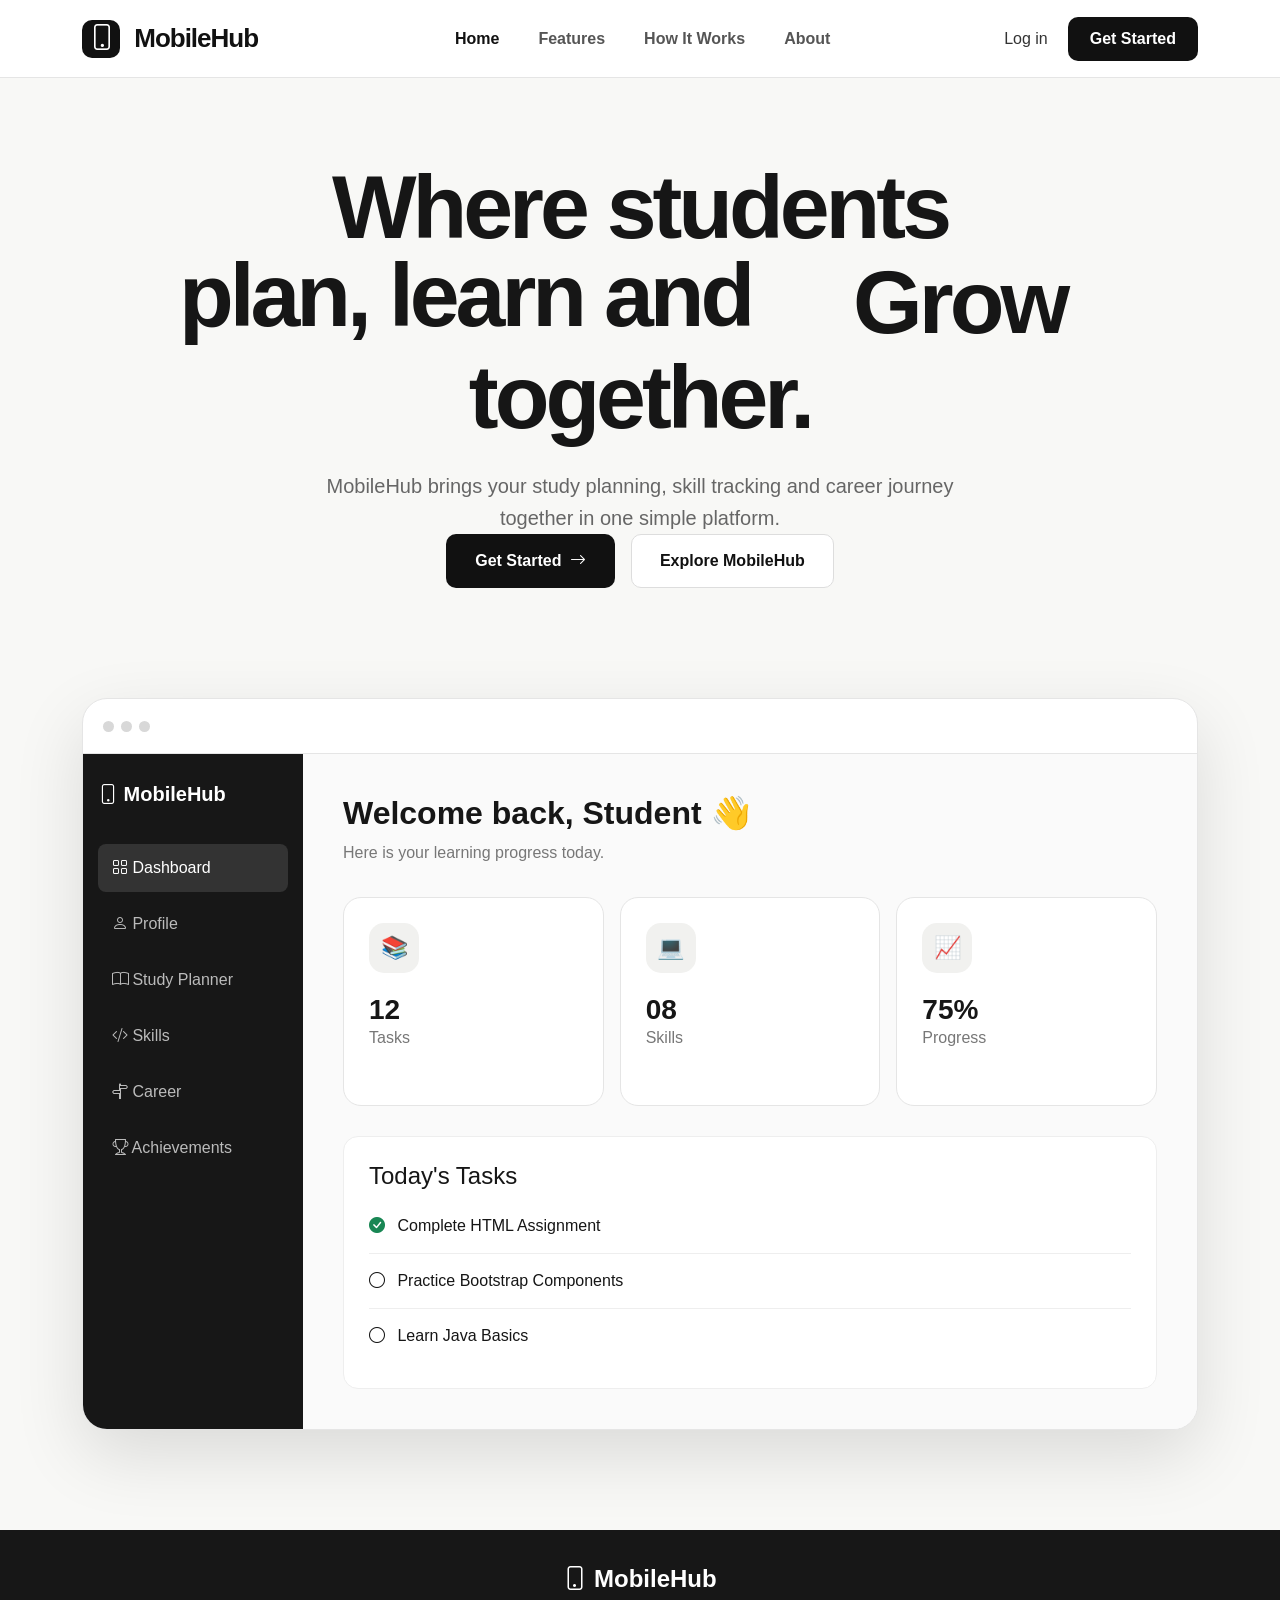
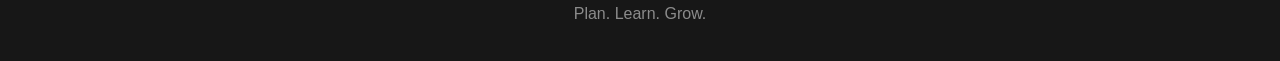
<file: index.html>
<!DOCTYPE html>
<html lang="en">
<head>
    <meta charset="UTF-8">
    <meta name="viewport" content="width=device-width, initial-scale=1.0">

    <title>MobileHub | Student Growth Platform</title>

    <!-- Bootstrap 5 CSS -->
    <link href="https://cdn.jsdelivr.net/npm/bootstrap@5.3.3/dist/css/bootstrap.min.css"
          rel="stylesheet">

    <!-- Bootstrap Icons -->
    <link href="https://cdn.jsdelivr.net/npm/bootstrap-icons@1.11.3/font/bootstrap-icons.css"
          rel="stylesheet">
    <link rel="stylesheet" href="css/style.css">

</head>

<body>


<!-- ================= NAVBAR ================= -->

<nav class="navbar navbar-expand-lg custom-navbar">

    <div class="container">

        <!-- Logo -->
        <a class="navbar-brand" href="index.html">

            <span class="brand-icon">
                <i class="bi bi-phone"></i>
            </span>

            MobileHub

        </a>


        <!-- Toggler -->
        <button class="navbar-toggler"
                type="button"
                data-bs-toggle="collapse"
                data-bs-target="#navbarMenu">

            <span class="navbar-toggler-icon"></span>

        </button>


        <!-- Navbar Links -->
        <div class="collapse navbar-collapse" id="navbarMenu">

            <ul class="navbar-nav mx-auto">

                <li class="nav-item">
                    <a class="nav-link active" href="./index.html">
                        Home
                    </a>
                </li>

                <li class="nav-item">
                    <a class="nav-link" href="./feature.html">
                        Features
                    </a>
                </li>

                <li class="nav-item">
                    <a class="nav-link" href="./how-it-works.html">
                        How It Works
                    </a>
                </li>

                <li class="nav-item">
                    <a class="nav-link" href="./about.html">
                        About
                    </a>
                </li>

            </ul>


            <div class="d-flex flex-column flex-lg-row align-items-lg-center">

                <a href="login.html" class="login-link">
                    Log in
                </a>

                <a href="login.html" class="btn start-btn">
                    Get Started
                </a>

            </div>

        </div>

    </div>

</nav>


<!-- ================= HERO ================= -->

<section class="hero-section">

    <div class="container">

        <h1 class="hero-title">

            Where students

            <br>

            plan, learn and

            <span class="highlight-word">

                <span class="grow-dot"></span>

                Grow

            </span>

            together.

        </h1>


        <p class="hero-description">

            MobileHub brings your study planning, skill tracking
            and career journey together in one simple platform.

        </p>


        <div class="d-flex justify-content-center gap-3 flex-wrap">

            <a href="login.html" class="btn hero-btn">

                Get Started
                <i class="bi bi-arrow-right ms-1"></i>

            </a>


            <a href="explore.html" class="btn explore-btn">

                Explore MobileHub

            </a>

        </div>

    </div>

</section>


<!-- ================= APP PREVIEW ================= -->

<section class="preview-section">

    <div class="container">

        <div class="app-preview">


            <!-- Preview Top Bar -->

            <div class="preview-topbar">

                <div class="browser-dots">

                    <span></span>
                    <span></span>
                    <span></span>

                </div>

            </div>


            <!-- Preview Body -->

            <div class="preview-body">


                <!-- Sidebar -->

                <aside class="preview-sidebar">

                    <div class="preview-logo">

                        <i class="bi bi-phone"></i>
                        MobileHub

                    </div>


                    <ul class="preview-menu">

                        <li class="active">

                            <i class="bi bi-grid"></i>
                            Dashboard

                        </li>


                        <li>

                            <i class="bi bi-person"></i>
                            Profile

                        </li>


                        <li>

                            <i class="bi bi-book"></i>
                            Study Planner

                        </li>


                        <li>

                            <i class="bi bi-code-slash"></i>
                            Skills

                        </li>


                        <li>

                            <i class="bi bi-signpost-split"></i>
                            Career

                        </li>


                        <li>

                            <i class="bi bi-trophy"></i>
                            Achievements

                        </li>

                    </ul>

                </aside>


                <!-- Dashboard -->

                <main class="preview-content">

                    <h2>
                        Welcome back, Student 👋
                    </h2>

                    <p class="preview-subtitle">
                        Here is your learning progress today.
                    </p>


                    <!-- Statistics -->

                    <div class="row g-3 mt-2">


                        <div class="col-md-4">

                            <div class="stat-card">

                                <div class="stat-icon">
                                    📚
                                </div>

                                <h4>
                                    12
                                </h4>

                                <p>
                                    Tasks
                                </p>

                            </div>

                        </div>


                        <div class="col-md-4">

                            <div class="stat-card">

                                <div class="stat-icon">
                                    💻
                                </div>

                                <h4>
                                    08
                                </h4>

                                <p>
                                    Skills
                                </p>

                            </div>

                        </div>


                        <div class="col-md-4">

                            <div class="stat-card">

                                <div class="stat-icon">
                                    📈
                                </div>

                                <h4>
                                    75%
                                </h4>

                                <p>
                                    Progress
                                </p>

                            </div>

                        </div>

                    </div>


                    <!-- Tasks -->

                    <div class="task-box">

                        <h4>
                            Today's Tasks
                        </h4>


                        <div class="task">

                            <i class="bi bi-check-circle-fill text-success me-2"></i>

                            Complete HTML Assignment

                        </div>


                        <div class="task">

                            <i class="bi bi-circle me-2"></i>

                            Practice Bootstrap Components

                        </div>


                        <div class="task">

                            <i class="bi bi-circle me-2"></i>

                            Learn Java Basics

                        </div>

                    </div>

                </main>

            </div>

        </div>

    </div>

</section>


<!-- ================= FOOTER ================= -->

<footer>

    <div class="container text-center">

        <h4 class="fw-bold">

            <i class="bi bi-phone"></i>

            MobileHub

        </h4>

        <p class="text-white-50 mb-0">

            Plan. Learn. Grow.

        </p>

    </div>

</footer>


<!-- Bootstrap 5 JavaScript -->

<script src="https://cdn.jsdelivr.net/npm/bootstrap@5.3.3/dist/js/bootstrap.bundle.min.js"></script>

</body>
</html>
</file>
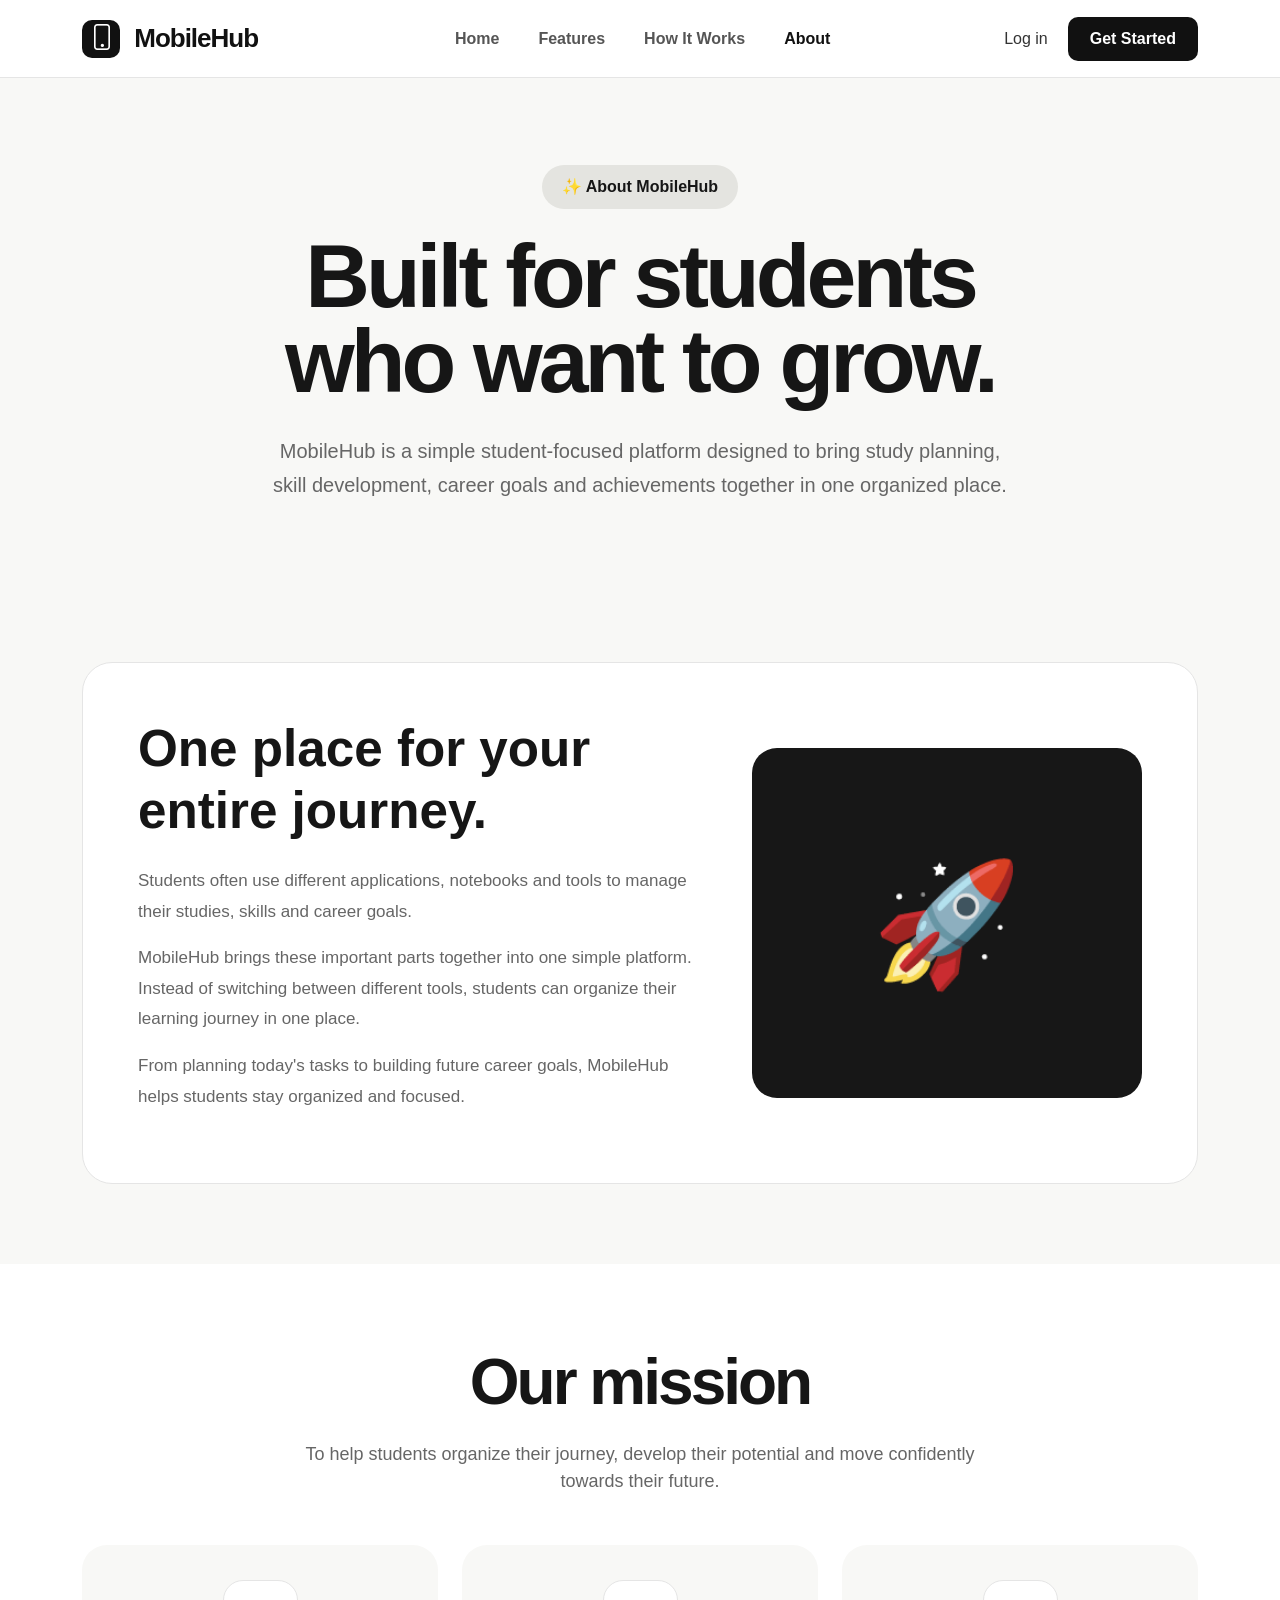
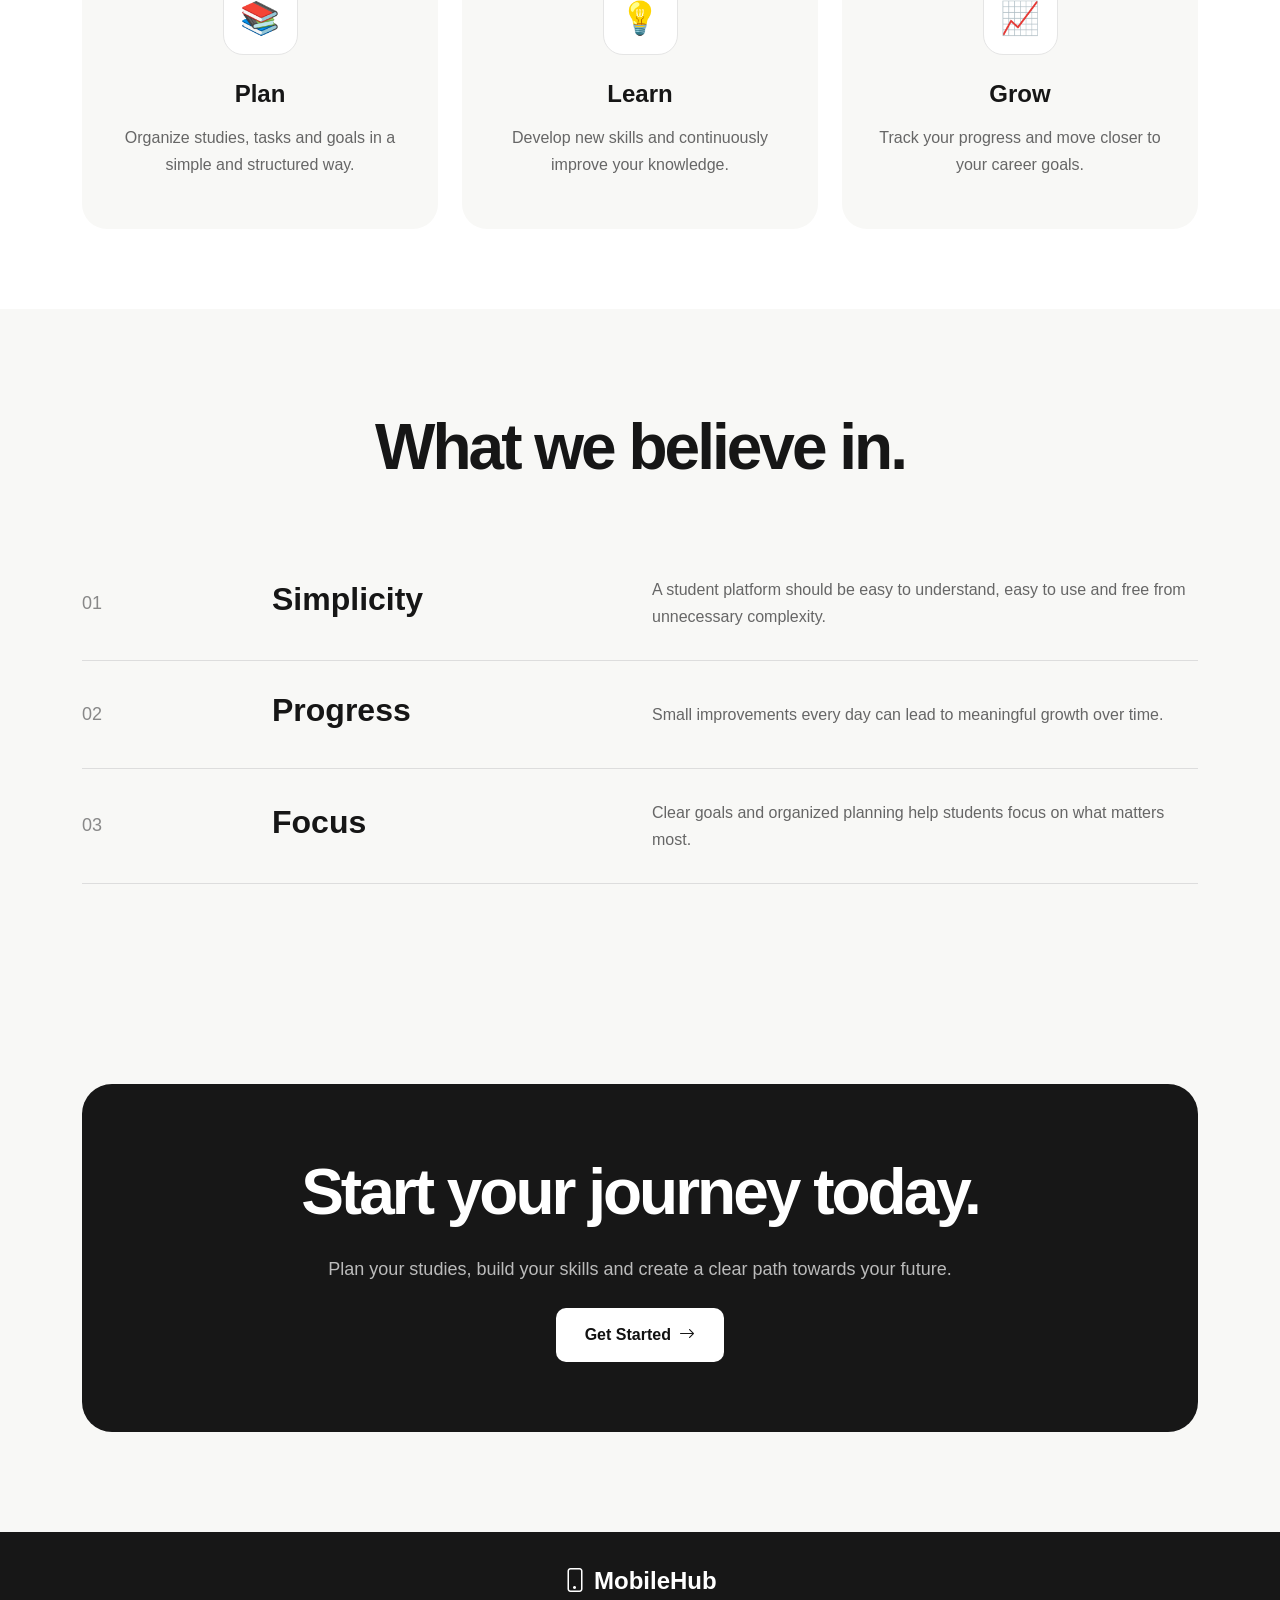
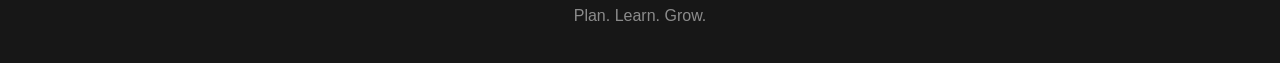
<file: about.html>
<!DOCTYPE html>
<html lang="en">

<head>
    <meta charset="UTF-8">
    <meta name="viewport" content="width=device-width, initial-scale=1.0">

    <title>MobileHub | About</title>

    <!-- Bootstrap 5 CSS -->
    <link href="https://cdn.jsdelivr.net/npm/bootstrap@5.3.3/dist/css/bootstrap.min.css"
          rel="stylesheet">

    <!-- Bootstrap Icons -->
    <link href="https://cdn.jsdelivr.net/npm/bootstrap-icons@1.11.3/font/bootstrap-icons.css"
          rel="stylesheet">
    <link rel="stylesheet" href="css/style.css">

</head>


<body>


    <!-- ================= NAVBAR ================= -->

    <nav class="navbar navbar-expand-lg custom-navbar">

        <div class="container">

            <!-- Logo -->

            <a class="navbar-brand" href="index.html">

                <span class="brand-icon">
                    <i class="bi bi-phone"></i>
                </span>

                MobileHub

            </a>


            <!-- Toggler -->

            <button class="navbar-toggler"
                    type="button"
                    data-bs-toggle="collapse"
                    data-bs-target="#navbarMenu">

                <span class="navbar-toggler-icon"></span>

            </button>


            <!-- Navbar Links -->

            <div class="collapse navbar-collapse" id="navbarMenu">

                <ul class="navbar-nav mx-auto">

                    <li class="nav-item">
                        <a class="nav-link" href="index.html">
                            Home
                        </a>
                    </li>

                    <li class="nav-item">
                        <a class="nav-link" href="features.html">
                            Features
                        </a>
                    </li>

                    <li class="nav-item">
                        <a class="nav-link" href="how-it-works.html">
                            How It Works
                        </a>
                    </li>

                    <li class="nav-item">
                        <a class="nav-link active" href="about.html">
                            About
                        </a>
                    </li>

                </ul>


                <div class="d-flex flex-column flex-lg-row align-items-lg-center">

                    <a href="login.html" class="login-link">
                        Log in
                    </a>

                    <a href="login.html" class="btn start-btn">
                        Get Started
                    </a>

                </div>

            </div>

        </div>

    </nav>


    <!-- ================= HERO ================= -->

    <section class="about-hero">

        <div class="container">

            <span class="small-title">
                ✨ About MobileHub
            </span>

            <h1 class="about-title">
                Built for students<br>
                who want to grow.
            </h1>

            <p class="about-description">

                MobileHub is a simple student-focused platform designed
                to bring study planning, skill development, career goals
                and achievements together in one organized place.

            </p>

        </div>

    </section>


    <!-- ================= OUR STORY ================= -->

    <section class="story-section">

        <div class="container">

            <div class="story-box">

                <div class="row align-items-center g-5">

                    <div class="col-lg-7">

                        <h2>
                            One place for your entire journey.
                        </h2>

                        <p>

                            Students often use different applications,
                            notebooks and tools to manage their studies,
                            skills and career goals.

                        </p>

                        <p>

                            MobileHub brings these important parts together
                            into one simple platform. Instead of switching
                            between different tools, students can organize
                            their learning journey in one place.

                        </p>

                        <p>

                            From planning today's tasks to building future
                            career goals, MobileHub helps students stay
                            organized and focused.

                        </p>

                    </div>


                    <div class="col-lg-5">

                        <div class="story-visual">
                            🚀
                        </div>

                    </div>

                </div>

            </div>

        </div>

    </section>


    <!-- ================= MISSION ================= -->

    <section class="mission-section">

        <div class="container">

            <div class="mission-heading">

                <h2>
                    Our mission
                </h2>

                <p>
                    To help students organize their journey,
                    develop their potential and move confidently
                    towards their future.
                </p>

            </div>


            <div class="row g-4">


                <!-- PLAN -->

                <div class="col-md-4">

                    <div class="mission-card">

                        <div class="mission-icon">
                            📚
                        </div>

                        <h4>
                            Plan
                        </h4>

                        <p>
                            Organize studies, tasks and goals
                            in a simple and structured way.
                        </p>

                    </div>

                </div>


                <!-- LEARN -->

                <div class="col-md-4">

                    <div class="mission-card">

                        <div class="mission-icon">
                            💡
                        </div>

                        <h4>
                            Learn
                        </h4>

                        <p>
                            Develop new skills and continuously
                            improve your knowledge.
                        </p>

                    </div>

                </div>


                <!-- GROW -->

                <div class="col-md-4">

                    <div class="mission-card">

                        <div class="mission-icon">
                            📈
                        </div>

                        <h4>
                            Grow
                        </h4>

                        <p>
                            Track your progress and move closer
                            to your career goals.
                        </p>

                    </div>

                </div>

            </div>

        </div>

    </section>


    <!-- ================= VALUES ================= -->

    <section class="values-section">

        <div class="container">

            <h2 class="values-title">
                What we believe in.
            </h2>


            <div class="value-item">

                <div class="row align-items-center">

                    <div class="col-md-2">
                        <span class="value-number">
                            01
                        </span>
                    </div>

                    <div class="col-md-4">
                        <h3>
                            Simplicity
                        </h3>
                    </div>

                    <div class="col-md-6">
                        <p>
                            A student platform should be easy to understand,
                            easy to use and free from unnecessary complexity.
                        </p>
                    </div>

                </div>

            </div>


            <div class="value-item">

                <div class="row align-items-center">

                    <div class="col-md-2">
                        <span class="value-number">
                            02
                        </span>
                    </div>

                    <div class="col-md-4">
                        <h3>
                            Progress
                        </h3>
                    </div>

                    <div class="col-md-6">
                        <p>
                            Small improvements every day can lead to
                            meaningful growth over time.
                        </p>
                    </div>

                </div>

            </div>


            <div class="value-item">

                <div class="row align-items-center">

                    <div class="col-md-2">
                        <span class="value-number">
                            03
                        </span>
                    </div>

                    <div class="col-md-4">
                        <h3>
                            Focus
                        </h3>
                    </div>

                    <div class="col-md-6">
                        <p>
                            Clear goals and organized planning help students
                            focus on what matters most.
                        </p>
                    </div>

                </div>

            </div>

        </div>

    </section>


    <!-- ================= CTA ================= -->

    <section class="cta-section">

        <div class="container">

            <div class="cta-box">

                <h2>
                    Start your journey today.
                </h2>

                <p>
                    Plan your studies, build your skills and
                    create a clear path towards your future.
                </p>

                <a href="login.html" class="btn cta-btn">

                    Get Started

                    <i class="bi bi-arrow-right ms-1"></i>

                </a>

            </div>

        </div>

    </section>


    <!-- ================= FOOTER ================= -->

    <footer>

        <div class="container text-center">

            <h4 class="fw-bold">

                <i class="bi bi-phone"></i>

                MobileHub

            </h4>

            <p class="text-white-50 mb-0">

                Plan. Learn. Grow.

            </p>

        </div>

    </footer>


    <!-- Bootstrap 5 JavaScript -->

    <script src="https://cdn.jsdelivr.net/npm/bootstrap@5.3.3/dist/js/bootstrap.bundle.min.js"></script>

</body>

</html>
</file>
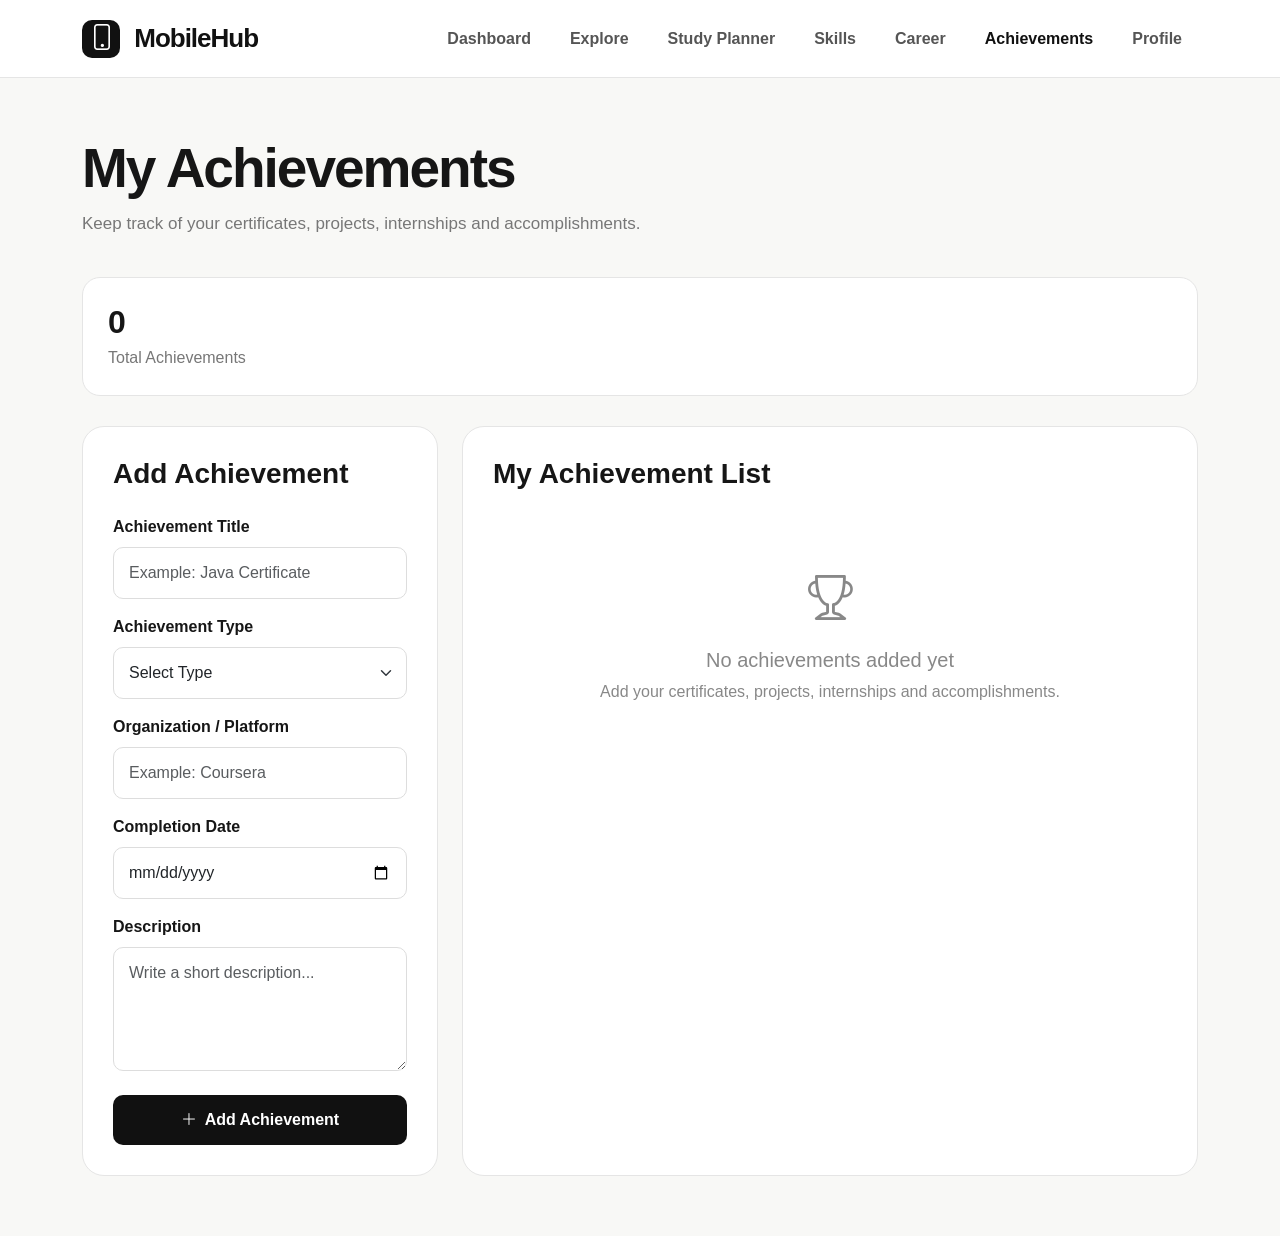
<file: achievements.html>
<!DOCTYPE html>
<html lang="en">

<head>

    <meta charset="UTF-8">

    <meta name="viewport"
        content="width=device-width, initial-scale=1.0">

    <title>MobileHub | Achievements</title>


    <!-- Bootstrap CSS -->

    <link
        href="https://cdn.jsdelivr.net/npm/bootstrap@5.3.3/dist/css/bootstrap.min.css"
        rel="stylesheet">


    <!-- Bootstrap Icons -->

    <link
        href="https://cdn.jsdelivr.net/npm/bootstrap-icons@1.11.3/font/bootstrap-icons.css"
        rel="stylesheet">
    <link rel="stylesheet" href="css/style.css">

</head>


<body>


    <!-- ================= NAVBAR ================= -->

    <nav class="navbar navbar-expand-lg custom-navbar">

        <div class="container">

            <a class="navbar-brand" href="dashboard.html">

                <span class="brand-icon">

                    <i class="bi bi-phone"></i>

                </span>

                MobileHub

            </a>


            <button
                class="navbar-toggler"
                type="button"
                data-bs-toggle="collapse"
                data-bs-target="#navbarMenu">

                <span class="navbar-toggler-icon"></span>

            </button>


            <div
                class="collapse navbar-collapse"
                id="navbarMenu">

                <ul class="navbar-nav ms-auto">

                    <li class="nav-item">
                        <a class="nav-link"
                            href="dashboard.html">
                            Dashboard
                        </a>
                    </li>

                    <li class="nav-item">
                        <a class="nav-link"
                            href="explore.html">
                            Explore
                        </a>
                    </li>

                    <li class="nav-item">
                        <a class="nav-link"
                            href="study-planner.html">
                            Study Planner
                        </a>
                    </li>

                    <li class="nav-item">
                        <a class="nav-link"
                            href="skills.html">
                            Skills
                        </a>
                    </li>

                    <li class="nav-item">
                        <a class="nav-link"
                            href="career.html">
                            Career
                        </a>
                    </li>

                    <li class="nav-item">
                        <a class="nav-link active"
                            href="achievements.html">
                            Achievements
                        </a>
                    </li>

                    <li class="nav-item">
                        <a class="nav-link"
                            href="profile.html">
                            Profile
                        </a>
                    </li>

                </ul>

            </div>

        </div>

    </nav>


    <!-- ================= ACHIEVEMENTS ================= -->

    <section class="achievement-section">

        <div class="container">


            <!-- PAGE HEADER -->

            <div class="page-header">

                <h1>My Achievements</h1>

                <p>
                    Keep track of your certificates, projects,
                    internships and accomplishments.
                </p>

            </div>


            <!-- TOTAL ACHIEVEMENTS -->

            <div class="stat-card">

                <h3 id="totalAchievements">0</h3>

                <p>Total Achievements</p>

            </div>


            <div class="row g-4">


                <!-- ================= ADD ACHIEVEMENT ================= -->

                <div class="col-lg-4">

                    <div class="achievement-card">

                        <h3>Add Achievement</h3>


                        <form id="achievementForm">


                            <!-- TITLE -->

                            <div class="mb-3">

                                <label class="form-label">
                                    Achievement Title
                                </label>

                                <input
                                    type="text"
                                    id="achievementTitle"
                                    class="form-control"
                                    placeholder="Example: Java Certificate"
                                    required>

                            </div>


                            <!-- TYPE -->

                            <div class="mb-3">

                                <label class="form-label">
                                    Achievement Type
                                </label>

                                <select
                                    id="achievementType"
                                    class="form-select"
                                    required>

                                    <option value="">
                                        Select Type
                                    </option>

                                    <option value="Certificate">
                                        Certificate
                                    </option>

                                    <option value="Project">
                                        Project
                                    </option>

                                    <option value="Internship">
                                        Internship
                                    </option>

                                    <option value="Course">
                                        Course
                                    </option>

                                    <option value="Competition">
                                        Competition
                                    </option>

                                    <option value="Other">
                                        Other
                                    </option>

                                </select>

                            </div>


                            <!-- ORGANIZATION -->

                            <div class="mb-3">

                                <label class="form-label">
                                    Organization / Platform
                                </label>

                                <input
                                    type="text"
                                    id="achievementOrganization"
                                    class="form-control"
                                    placeholder="Example: Coursera">

                            </div>


                            <!-- DATE -->

                            <div class="mb-3">

                                <label class="form-label">
                                    Completion Date
                                </label>

                                <input
                                    type="date"
                                    id="achievementDate"
                                    class="form-control"
                                    required>

                            </div>


                            <!-- DESCRIPTION -->

                            <div class="mb-4">

                                <label class="form-label">
                                    Description
                                </label>

                                <textarea
                                    id="achievementDescription"
                                    class="form-control"
                                    rows="4"
                                    placeholder="Write a short description..."></textarea>

                            </div>


                            <!-- BUTTON -->

                            <button
                                type="submit"
                                class="add-btn">

                                <i class="bi bi-plus-lg me-1"></i>

                                Add Achievement

                            </button>

                        </form>

                    </div>

                </div>


                <!-- ================= ACHIEVEMENT LIST ================= -->

                <div class="col-lg-8">

                    <div class="achievement-card">

                        <h3>My Achievement List</h3>

                        <div id="achievementList">

                        </div>

                    </div>

                </div>


            </div>

        </div>

    </section>


    <!-- ================= JAVASCRIPT ================= -->

    <script>

        /* ================= GET ELEMENTS ================= */

        const achievementForm =
            document.getElementById("achievementForm");

        const achievementTitle =
            document.getElementById("achievementTitle");

        const achievementType =
            document.getElementById("achievementType");

        const achievementOrganization =
            document.getElementById("achievementOrganization");

        const achievementDate =
            document.getElementById("achievementDate");

        const achievementDescription =
            document.getElementById("achievementDescription");

        const achievementList =
            document.getElementById("achievementList");


        /* ================= LOAD ACHIEVEMENTS ================= */

        let achievements =
            JSON.parse(
                localStorage.getItem("userAchievements")
            ) || [];


        /* ================= SAVE ACHIEVEMENTS ================= */

        function saveAchievements() {

            localStorage.setItem(
                "userAchievements",
                JSON.stringify(achievements)
            );

        }


        /* ================= GET ICON ================= */

        function getAchievementIcon(type) {

            if (type === "Certificate") {
                return "bi-award";
            }

            else if (type === "Project") {
                return "bi-code-square";
            }

            else if (type === "Internship") {
                return "bi-briefcase";
            }

            else if (type === "Course") {
                return "bi-book";
            }

            else if (type === "Competition") {
                return "bi-trophy";
            }

            else {
                return "bi-star";
            }

        }


        /* ================= UPDATE STATISTICS ================= */

        function updateStatistics() {

            document.getElementById(
                "totalAchievements"
            ).textContent =
                achievements.length;

        }


        /* ================= DISPLAY ACHIEVEMENTS ================= */

        function displayAchievements() {

            achievementList.innerHTML = "";


            /* NO ACHIEVEMENTS */

            if (achievements.length === 0) {

                achievementList.innerHTML = `

                    <div class="empty-message">

                        <i class="bi bi-trophy"></i>

                        <h5>No achievements added yet</h5>

                        <p>
                            Add your certificates, projects,
                            internships and accomplishments.
                        </p>

                    </div>

                `;

                updateStatistics();

                return;

            }


            /* DISPLAY EACH ACHIEVEMENT */

            achievements.forEach(
                function (achievement, index) {

                    const icon =
                        getAchievementIcon(
                            achievement.type
                        );


                    achievementList.innerHTML += `

                        <div class="achievement-item">

                            <div
                                class="d-flex
                                justify-content-between
                                align-items-start
                                flex-wrap">


                                <div
                                    class="d-flex
                                    align-items-start
                                    gap-3">


                                    <!-- ICON -->

                                    <div
                                        class="achievement-icon">

                                        <i
                                            class="bi ${icon}">

                                        </i>

                                    </div>


                                    <!-- INFORMATION -->

                                    <div>

                                        <div
                                            class="achievement-title">

                                            ${achievement.title}

                                        </div>


                                        <div
                                            class="achievement-info">

                                            ${
                                                achievement.organization
                                                || "Not specified"
                                            }

                                            •

                                            ${achievement.date}

                                        </div>


                                        <span class="type-badge">

                                            ${achievement.type}

                                        </span>


                                        ${
                                            achievement.description
                                            ? `

                                            <div
                                                class="achievement-description">

                                                ${achievement.description}

                                            </div>

                                            `
                                            : ""
                                        }

                                    </div>

                                </div>


                                <!-- DELETE -->

                                <button
                                    class="delete-btn"
                                    onclick="deleteAchievement(${index})">

                                    <i class="bi bi-trash"></i>

                                </button>


                            </div>

                        </div>

                    `;

                }
            );


            updateStatistics();

        }


        /* ================= ADD ACHIEVEMENT ================= */

        achievementForm.addEventListener(
            "submit",
            function (event) {

                event.preventDefault();


                const newAchievement = {

                    title:
                        achievementTitle.value.trim(),

                    type:
                        achievementType.value,

                    organization:
                        achievementOrganization.value.trim(),

                    date:
                        achievementDate.value,

                    description:
                        achievementDescription.value.trim()

                };


                achievements.push(
                    newAchievement
                );


                saveAchievements();


                displayAchievements();


                achievementForm.reset();

            }
        );


        /* ================= DELETE ACHIEVEMENT ================= */

        function deleteAchievement(index) {

            achievements.splice(
                index,
                1
            );


            saveAchievements();


            displayAchievements();

        }


        /* ================= INITIAL DISPLAY ================= */

        displayAchievements();

    </script>


    <!-- Bootstrap JavaScript -->

    <script
        src="https://cdn.jsdelivr.net/npm/bootstrap@5.3.3/dist/js/bootstrap.bundle.min.js">

    </script>

</body>

</html>
</file>
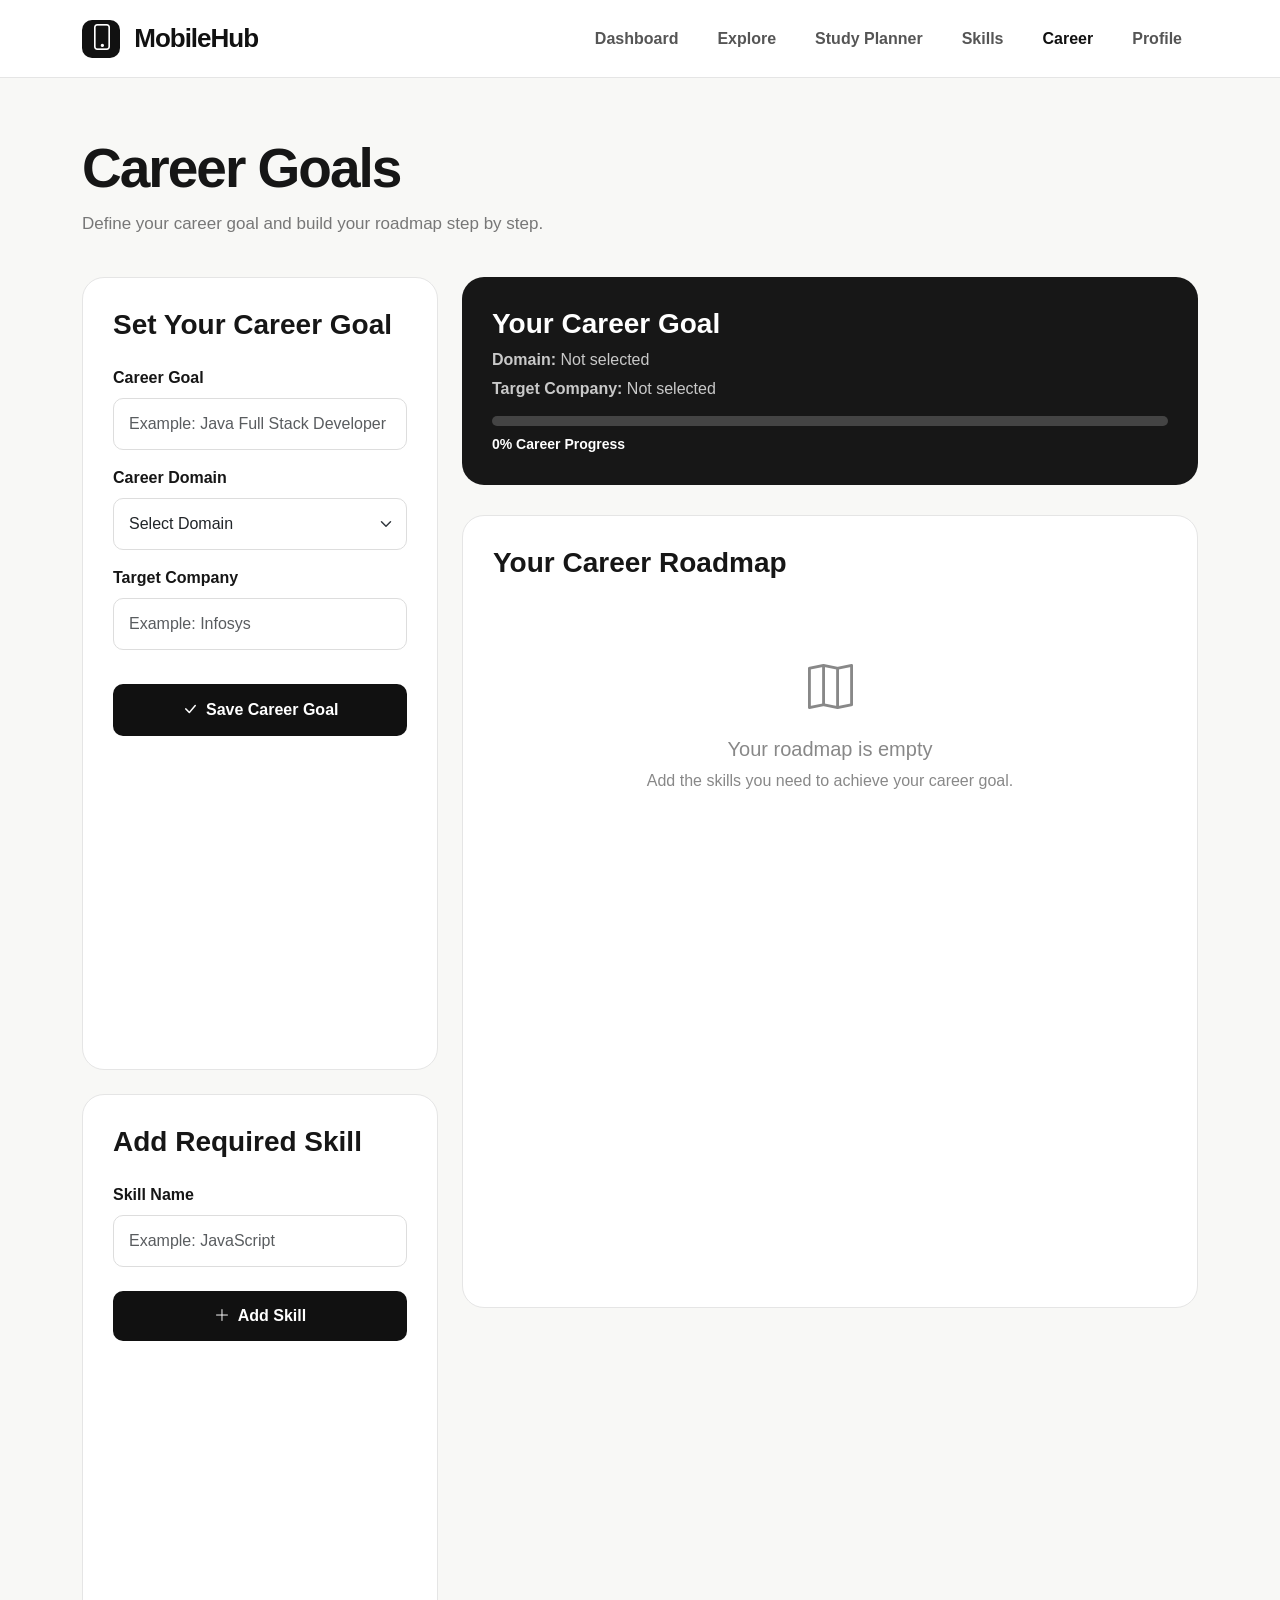
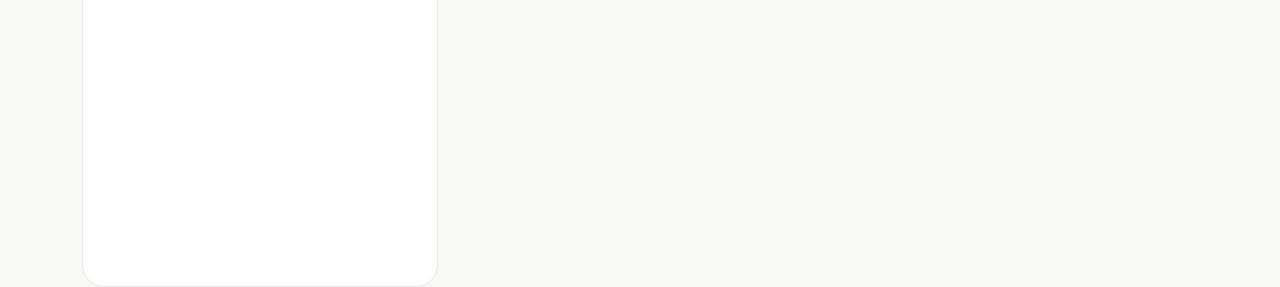
<file: career.html>
<!DOCTYPE html>
<html lang="en">

<head>

    <meta charset="UTF-8">

    <meta name="viewport"
        content="width=device-width, initial-scale=1.0">

    <title>MobileHub | Career Goals</title>


    <!-- Bootstrap CSS -->

    <link
        href="https://cdn.jsdelivr.net/npm/bootstrap@5.3.3/dist/css/bootstrap.min.css"
        rel="stylesheet">


    <!-- Bootstrap Icons -->

    <link
        href="https://cdn.jsdelivr.net/npm/bootstrap-icons@1.11.3/font/bootstrap-icons.css"
        rel="stylesheet">
    <link rel="stylesheet" href="css/style.css">

</head>


<body>


    <!-- ================= NAVBAR ================= -->

    <nav class="navbar navbar-expand-lg custom-navbar">

        <div class="container">


            <!-- LOGO -->

            <a class="navbar-brand" href="dashboard.html">

                <span class="brand-icon">

                    <i class="bi bi-phone"></i>

                </span>

                MobileHub

            </a>


            <!-- TOGGLER -->

            <button
                class="navbar-toggler"
                type="button"
                data-bs-toggle="collapse"
                data-bs-target="#navbarMenu">

                <span class="navbar-toggler-icon"></span>

            </button>


            <!-- NAVIGATION -->

            <div
                class="collapse navbar-collapse"
                id="navbarMenu">

                <ul class="navbar-nav ms-auto">


                    <li class="nav-item">

                        <a
                            class="nav-link"
                            href="dashboard.html">

                            Dashboard

                        </a>

                    </li>


                    <li class="nav-item">

                        <a
                            class="nav-link"
                            href="explore.html">

                            Explore

                        </a>

                    </li>


                    <li class="nav-item">

                        <a
                            class="nav-link"
                            href="study-planner.html">

                            Study Planner

                        </a>

                    </li>


                    <li class="nav-item">

                        <a
                            class="nav-link"
                            href="skills.html">

                            Skills

                        </a>

                    </li>


                    <li class="nav-item">

                        <a
                            class="nav-link active"
                            href="career.html">

                            Career

                        </a>

                    </li>


                    <li class="nav-item">

                        <a
                            class="nav-link"
                            href="profile.html">

                            Profile

                        </a>

                    </li>


                </ul>

            </div>

        </div>

    </nav>


    <!-- ================= CAREER SECTION ================= -->

    <section class="career-section">

        <div class="container">


            <!-- PAGE HEADER -->

            <div class="page-header">

                <h1>Career Goals</h1>

                <p>
                    Define your career goal and build your roadmap step by step.
                </p>

            </div>


            <div class="row g-4">


                <!-- ================= LEFT SIDE ================= -->

                <div class="col-lg-4">


                    <!-- CAREER GOAL FORM -->

                    <div class="career-card mb-4">

                        <h3>Set Your Career Goal</h3>


                        <form id="careerForm">


                            <!-- CAREER GOAL -->

                            <div class="mb-3">

                                <label class="form-label">

                                    Career Goal

                                </label>


                                <input
                                    type="text"
                                    id="careerGoal"
                                    class="form-control"
                                    placeholder="Example: Java Full Stack Developer"
                                    required>

                            </div>


                            <!-- DOMAIN -->

                            <div class="mb-3">

                                <label class="form-label">

                                    Career Domain

                                </label>


                                <select
                                    id="careerDomain"
                                    class="form-select"
                                    required>

                                    <option value="">
                                        Select Domain
                                    </option>

                                    <option value="Web Development">
                                        Web Development
                                    </option>

                                    <option value="Software Development">
                                        Software Development
                                    </option>

                                    <option value="Data Science">
                                        Data Science
                                    </option>

                                    <option value="Artificial Intelligence">
                                        Artificial Intelligence
                                    </option>

                                    <option value="Cyber Security">
                                        Cyber Security
                                    </option>

                                    <option value="Other">
                                        Other
                                    </option>

                                </select>

                            </div>


                            <!-- TARGET COMPANY -->

                            <div class="mb-4">

                                <label class="form-label">

                                    Target Company

                                </label>


                                <input
                                    type="text"
                                    id="targetCompany"
                                    class="form-control"
                                    placeholder="Example: Infosys">

                            </div>


                            <button
                                type="submit"
                                class="save-btn">

                                <i class="bi bi-check-lg me-1"></i>

                                Save Career Goal

                            </button>

                        </form>

                    </div>


                    <!-- ADD ROADMAP SKILL -->

                    <div class="career-card">

                        <h3>Add Required Skill</h3>


                        <form id="roadmapForm">


                            <div class="mb-4">

                                <label class="form-label">

                                    Skill Name

                                </label>


                                <input
                                    type="text"
                                    id="roadmapSkill"
                                    class="form-control"
                                    placeholder="Example: JavaScript"
                                    required>

                            </div>


                            <button
                                type="submit"
                                class="add-btn">

                                <i class="bi bi-plus-lg me-1"></i>

                                Add Skill

                            </button>

                        </form>

                    </div>


                </div>


                <!-- ================= RIGHT SIDE ================= -->

                <div class="col-lg-8">


                    <!-- CAREER SUMMARY -->

                    <div class="career-summary">

                        <h2 id="displayGoal">

                            Your Career Goal

                        </h2>


                        <p>

                            <strong>Domain:</strong>

                            <span id="displayDomain">

                                Not selected

                            </span>

                        </p>


                        <p>

                            <strong>Target Company:</strong>

                            <span id="displayCompany">

                                Not selected

                            </span>

                        </p>


                        <!-- PROGRESS BAR -->

                        <div
                            class="progress"
                            role="progressbar">

                            <div
                                id="careerProgressBar"
                                class="progress-bar"
                                style="width: 0%">

                            </div>

                        </div>


                        <div
                            id="careerProgressText"
                            class="progress-text">

                            0% Career Progress

                        </div>

                    </div>


                    <!-- CAREER ROADMAP -->

                    <div class="career-card">

                        <h3>Your Career Roadmap</h3>


                        <div id="roadmapList">

                        </div>

                    </div>


                </div>

            </div>

        </div>

    </section>


    <!-- ================= JAVASCRIPT ================= -->

    <script>


        /* ================= GET ELEMENTS ================= */

        const careerForm =
            document.getElementById("careerForm");

        const careerGoal =
            document.getElementById("careerGoal");

        const careerDomain =
            document.getElementById("careerDomain");

        const targetCompany =
            document.getElementById("targetCompany");

        const roadmapForm =
            document.getElementById("roadmapForm");

        const roadmapSkill =
            document.getElementById("roadmapSkill");

        const roadmapList =
            document.getElementById("roadmapList");


        /* ================= LOAD CAREER DATA ================= */

        const savedGoal =
            localStorage.getItem("careerGoal");

        const savedDomain =
            localStorage.getItem("careerDomain");

        const savedCompany =
            localStorage.getItem("targetCompany");


        if (savedGoal) {

            careerGoal.value = savedGoal;

            document.getElementById(
                "displayGoal"
            ).textContent = savedGoal;

        }


        if (savedDomain) {

            careerDomain.value = savedDomain;

            document.getElementById(
                "displayDomain"
            ).textContent = savedDomain;

        }


        if (savedCompany) {

            targetCompany.value = savedCompany;

            document.getElementById(
                "displayCompany"
            ).textContent = savedCompany;

        }


        /* ================= LOAD ROADMAP ================= */

        let roadmapSkills =
            JSON.parse(
                localStorage.getItem("roadmapSkills")
            ) || [];


        /* ================= SAVE CAREER ================= */

        careerForm.addEventListener(
            "submit",
            function (event) {

                event.preventDefault();


                localStorage.setItem(
                    "careerGoal",
                    careerGoal.value.trim()
                );


                localStorage.setItem(
                    "careerDomain",
                    careerDomain.value
                );


                localStorage.setItem(
                    "targetCompany",
                    targetCompany.value.trim()
                );


                document.getElementById(
                    "displayGoal"
                ).textContent =
                    careerGoal.value.trim();


                document.getElementById(
                    "displayDomain"
                ).textContent =
                    careerDomain.value;


                document.getElementById(
                    "displayCompany"
                ).textContent =
                    targetCompany.value.trim()
                    || "Not selected";

            }
        );


        /* ================= SAVE ROADMAP ================= */

        function saveRoadmap() {

            localStorage.setItem(
                "roadmapSkills",
                JSON.stringify(roadmapSkills)
            );

        }


        /* ================= DISPLAY ROADMAP ================= */

        function displayRoadmap() {

            roadmapList.innerHTML = "";


            if (roadmapSkills.length === 0) {

                roadmapList.innerHTML = `

                    <div class="empty-message">

                        <i class="bi bi-map"></i>

                        <h5>Your roadmap is empty</h5>

                        <p>
                            Add the skills you need to achieve
                            your career goal.
                        </p>

                    </div>

                `;

                updateCareerProgress();

                return;

            }


            roadmapSkills.forEach(
                function (skill, index) {

                    roadmapList.innerHTML += `

                        <div
                            class="roadmap-item ${
                                skill.completed
                                    ? "completed"
                                    : ""
                            }">


                            <div
                                class="d-flex
                                justify-content-between
                                align-items-start
                                flex-wrap">


                                <div>


                                    <div class="skill-name">

                                        ${skill.name}

                                    </div>


                                    <div class="skill-status">

                                        ${
                                            skill.completed
                                                ? "Completed ✓"
                                                : "Not Completed"
                                        }

                                    </div>


                                </div>


                                <div class="roadmap-actions">


                                    <button
                                        class="complete-btn"
                                        onclick="toggleRoadmapSkill(${index})">

                                        <i class="bi bi-check-lg"></i>

                                    </button>


                                    <button
                                        class="delete-btn"
                                        onclick="deleteRoadmapSkill(${index})">

                                        <i class="bi bi-trash"></i>

                                    </button>


                                </div>


                            </div>

                        </div>

                    `;

                }
            );


            updateCareerProgress();

        }


        /* ================= ADD SKILL ================= */

        roadmapForm.addEventListener(
            "submit",
            function (event) {

                event.preventDefault();


                const newSkill = {

                    name:
                        roadmapSkill.value.trim(),

                    completed:
                        false

                };


                roadmapSkills.push(newSkill);


                saveRoadmap();


                displayRoadmap();


                roadmapForm.reset();

            }
        );


        /* ================= COMPLETE SKILL ================= */

        function toggleRoadmapSkill(index) {

            roadmapSkills[index].completed =
                !roadmapSkills[index].completed;


            saveRoadmap();


            displayRoadmap();

        }


        /* ================= DELETE SKILL ================= */

        function deleteRoadmapSkill(index) {

            roadmapSkills.splice(index, 1);


            saveRoadmap();


            displayRoadmap();

        }


        /* ================= CALCULATE CAREER PROGRESS ================= */

        function updateCareerProgress() {

            const total =
                roadmapSkills.length;


            let completed = 0;


            roadmapSkills.forEach(
                function (skill) {

                    if (skill.completed) {

                        completed++;

                    }

                }
            );


            let progress = 0;


            if (total > 0) {

                progress =
                    Math.round(
                        (completed / total) * 100
                    );

            }


            document.getElementById(
                "careerProgressBar"
            ).style.width =
                progress + "%";


            document.getElementById(
                "careerProgressText"
            ).textContent =
                progress +
                "% Career Progress";

        }


        /* ================= INITIAL DISPLAY ================= */

        displayRoadmap();


    </script>


    <!-- Bootstrap JavaScript -->

    <script
        src="https://cdn.jsdelivr.net/npm/bootstrap@5.3.3/dist/js/bootstrap.bundle.min.js">

    </script>


</body>

</html>
</file>
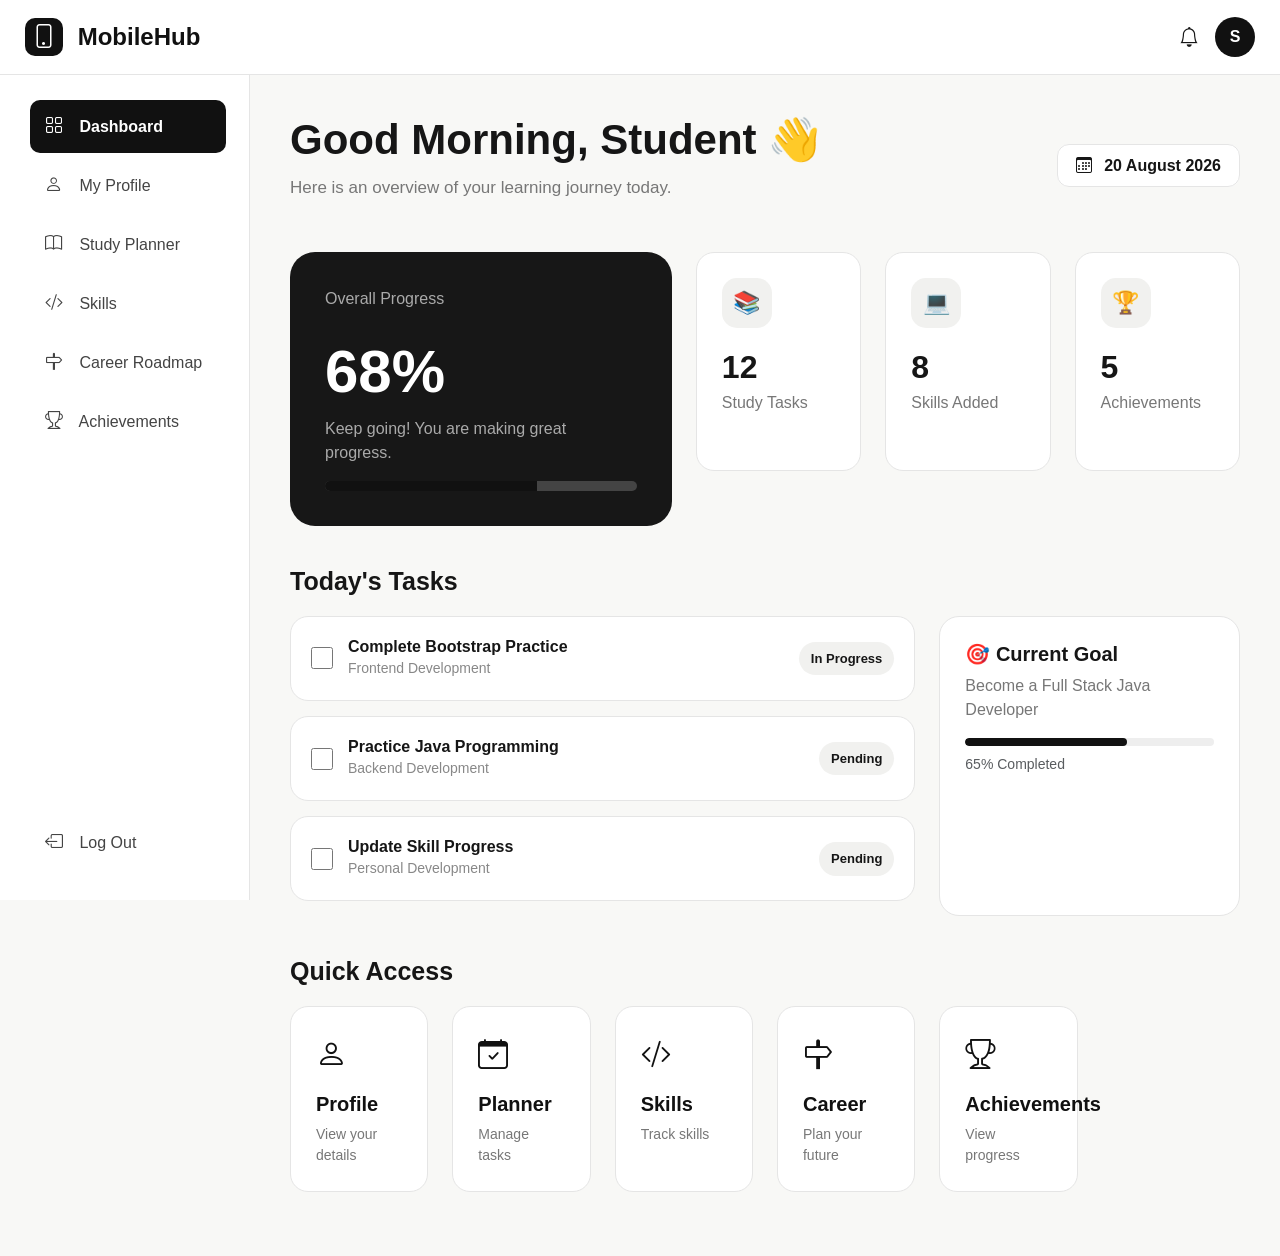
<file: dashboard.html>
<!DOCTYPE html>
<html lang="en">

<head>
    <meta charset="UTF-8">
    <meta name="viewport" content="width=device-width, initial-scale=1.0">

    <title>MobileHub | Dashboard</title>

    <!-- Bootstrap 5 CSS -->
    <link href="https://cdn.jsdelivr.net/npm/bootstrap@5.3.3/dist/css/bootstrap.min.css"
        rel="stylesheet">

    <!-- Bootstrap Icons -->
    <link href="https://cdn.jsdelivr.net/npm/bootstrap-icons@1.11.3/font/bootstrap-icons.css"
        rel="stylesheet">
    <link rel="stylesheet" href="css/style.css">

</head>


<body>


    <!-- ================= TOP NAVBAR ================= -->

    <nav class="top-navbar">

        <button class="menu-btn d-lg-none" id="menuBtn">
            <i class="bi bi-list"></i>
        </button>

        <a href="index.html" class="brand">

            <span class="brand-icon">
                <i class="bi bi-phone"></i>
            </span>

            MobileHub

        </a>


        <div class="ms-auto d-flex align-items-center gap-3">

            <i class="bi bi-bell fs-5"></i>

            <a href="profile.html" class="text-decoration-none">
                <div class="profile-small">
                    S
                </div>
            </a>

        </div>

    </nav>


    <!-- ================= SIDEBAR ================= -->

    <aside class="sidebar" id="sidebar">

        <ul class="nav flex-column">

            <li class="nav-item">
                <a href="dashboard.html" class="nav-link active">
                    <i class="bi bi-grid"></i>
                    Dashboard
                </a>
            </li>

            <li class="nav-item">
                <a href="profile.html" class="nav-link">
                    <i class="bi bi-person"></i>
                    My Profile
                </a>
            </li>

            <li class="nav-item">
                <a href="study-planner.html" class="nav-link">
                    <i class="bi bi-book"></i>
                    Study Planner
                </a>
            </li>

            <li class="nav-item">
                <a href="skills.html" class="nav-link">
                    <i class="bi bi-code-slash"></i>
                    Skills
                </a>
            </li>

            <li class="nav-item">
                <a href="career.html" class="nav-link">
                    <i class="bi bi-signpost"></i>
                    Career Roadmap
                </a>
            </li>

            <li class="nav-item">
                <a href="achievements.html" class="nav-link">
                    <i class="bi bi-trophy"></i>
                    Achievements
                </a>
            </li>

        </ul>


        <div class="sidebar-bottom">

            <a href="index.html" class="nav-link">
                <i class="bi bi-box-arrow-left"></i>
                Log Out
            </a>

        </div>

    </aside>


    <!-- ================= MAIN CONTENT ================= -->

    <main class="main-content">

        <!-- WELCOME -->

        <div class="welcome-section">

            <div class="row align-items-center">

                <div class="col-md-8">

                    <h1>
                        Good Morning, Student 👋
                    </h1>

                    <p>
                        Here is an overview of your learning journey today.
                    </p>

                </div>


                <div class="col-md-4 text-md-end">

                    <span class="date-box">

                        <i class="bi bi-calendar3 me-2"></i>

                        20 August 2026

                    </span>

                </div>

            </div>

        </div>


        <!-- PROGRESS + STATS -->

        <div class="row g-4">

            <!-- OVERALL PROGRESS -->

            <div class="col-lg-5">

                <div class="progress-card">

                    <p>
                        Overall Progress
                    </p>

                    <div class="progress-number">
                        68%
                    </div>

                    <p>
                        Keep going! You are making great progress.
                    </p>

                    <div class="progress">

                        <div class="progress-bar"
                            style="width: 68%;">
                        </div>

                    </div>

                </div>

            </div>


            <!-- STATS -->

            <div class="col-lg-7">

                <div class="row g-4">

                    <div class="col-md-4">

                        <div class="stat-card">

                            <div class="stat-icon">
                                📚
                            </div>

                            <h3>
                                12
                            </h3>

                            <p>
                                Study Tasks
                            </p>

                        </div>

                    </div>


                    <div class="col-md-4">

                        <div class="stat-card">

                            <div class="stat-icon">
                                💻
                            </div>

                            <h3>
                                8
                            </h3>

                            <p>
                                Skills Added
                            </p>

                        </div>

                    </div>


                    <div class="col-md-4">

                        <div class="stat-card">

                            <div class="stat-icon">
                                🏆
                            </div>

                            <h3>
                                5
                            </h3>

                            <p>
                                Achievements
                            </p>

                        </div>

                    </div>

                </div>

            </div>

        </div>


        <!-- TODAY'S TASKS -->

        <h2 class="section-title">
            Today's Tasks
        </h2>

        <div class="row">

            <div class="col-lg-8">

                <div class="task-card">

                    <div class="task-left">

                        <input type="checkbox"
                            class="task-check">

                        <div>

                            <h6>
                                Complete Bootstrap Practice
                            </h6>

                            <small>
                                Frontend Development
                            </small>

                        </div>

                    </div>

                    <span class="task-status">
                        In Progress
                    </span>

                </div>


                <div class="task-card">

                    <div class="task-left">

                        <input type="checkbox"
                            class="task-check">

                        <div>

                            <h6>
                                Practice Java Programming
                            </h6>

                            <small>
                                Backend Development
                            </small>

                        </div>

                    </div>

                    <span class="task-status">
                        Pending
                    </span>

                </div>


                <div class="task-card">

                    <div class="task-left">

                        <input type="checkbox"
                            class="task-check">

                        <div>

                            <h6>
                                Update Skill Progress
                            </h6>

                            <small>
                                Personal Development
                            </small>

                        </div>

                    </div>

                    <span class="task-status">
                        Pending
                    </span>

                </div>

            </div>


            <!-- UPCOMING GOAL -->

            <div class="col-lg-4">

                <div class="goal-card">

                    <h5>
                        🎯 Current Goal
                    </h5>

                    <p>
                        Become a Full Stack Java Developer
                    </p>

                    <div class="goal-progress">

                        <div class="goal-progress-bar"
                            style="width: 65%;">
                        </div>

                    </div>

                    <small class="d-block mt-2 text-muted">
                        65% Completed
                    </small>

                </div>

            </div>

        </div>


        <!-- QUICK ACCESS -->

        <h2 class="section-title">
            Quick Access
        </h2>

        <div class="row g-4 mb-4">

            <div class="col-6 col-md-4 col-lg-2">

                <a href="profile.html" class="quick-card">

                    <i class="bi bi-person"></i>

                    <h5>
                        Profile
                    </h5>

                    <p>
                        View your details
                    </p>

                </a>

            </div>


            <div class="col-6 col-md-4 col-lg-2">

                <a href="study-planner.html" class="quick-card">

                    <i class="bi bi-calendar-check"></i>

                    <h5>
                        Planner
                    </h5>

                    <p>
                        Manage tasks
                    </p>

                </a>

            </div>


            <div class="col-6 col-md-4 col-lg-2">

                <a href="skills.html" class="quick-card">

                    <i class="bi bi-code-slash"></i>

                    <h5>
                        Skills
                    </h5>

                    <p>
                        Track skills
                    </p>

                </a>

            </div>


            <div class="col-6 col-md-4 col-lg-2">

                <a href="career.html" class="quick-card">

                    <i class="bi bi-signpost"></i>

                    <h5>
                        Career
                    </h5>

                    <p>
                        Plan your future
                    </p>

                </a>

            </div>


            <div class="col-6 col-md-4 col-lg-2">

                <a href="achievements.html" class="quick-card">

                    <i class="bi bi-trophy"></i>

                    <h5>
                        Achievements
                    </h5>

                    <p>
                        View progress
                    </p>

                </a>

            </div>

        </div>

    </main>


    <!-- ================= JAVASCRIPT ================= -->

    <script>

        const menuBtn = document.getElementById("menuBtn");

        const sidebar = document.getElementById("sidebar");


        menuBtn.addEventListener("click", function () {

            sidebar.classList.toggle("show");

        });

    </script>


    <!-- Bootstrap JS -->

    <script src="https://cdn.jsdelivr.net/npm/bootstrap@5.3.3/dist/js/bootstrap.bundle.min.js"></script>

</body>

</html>
</file>
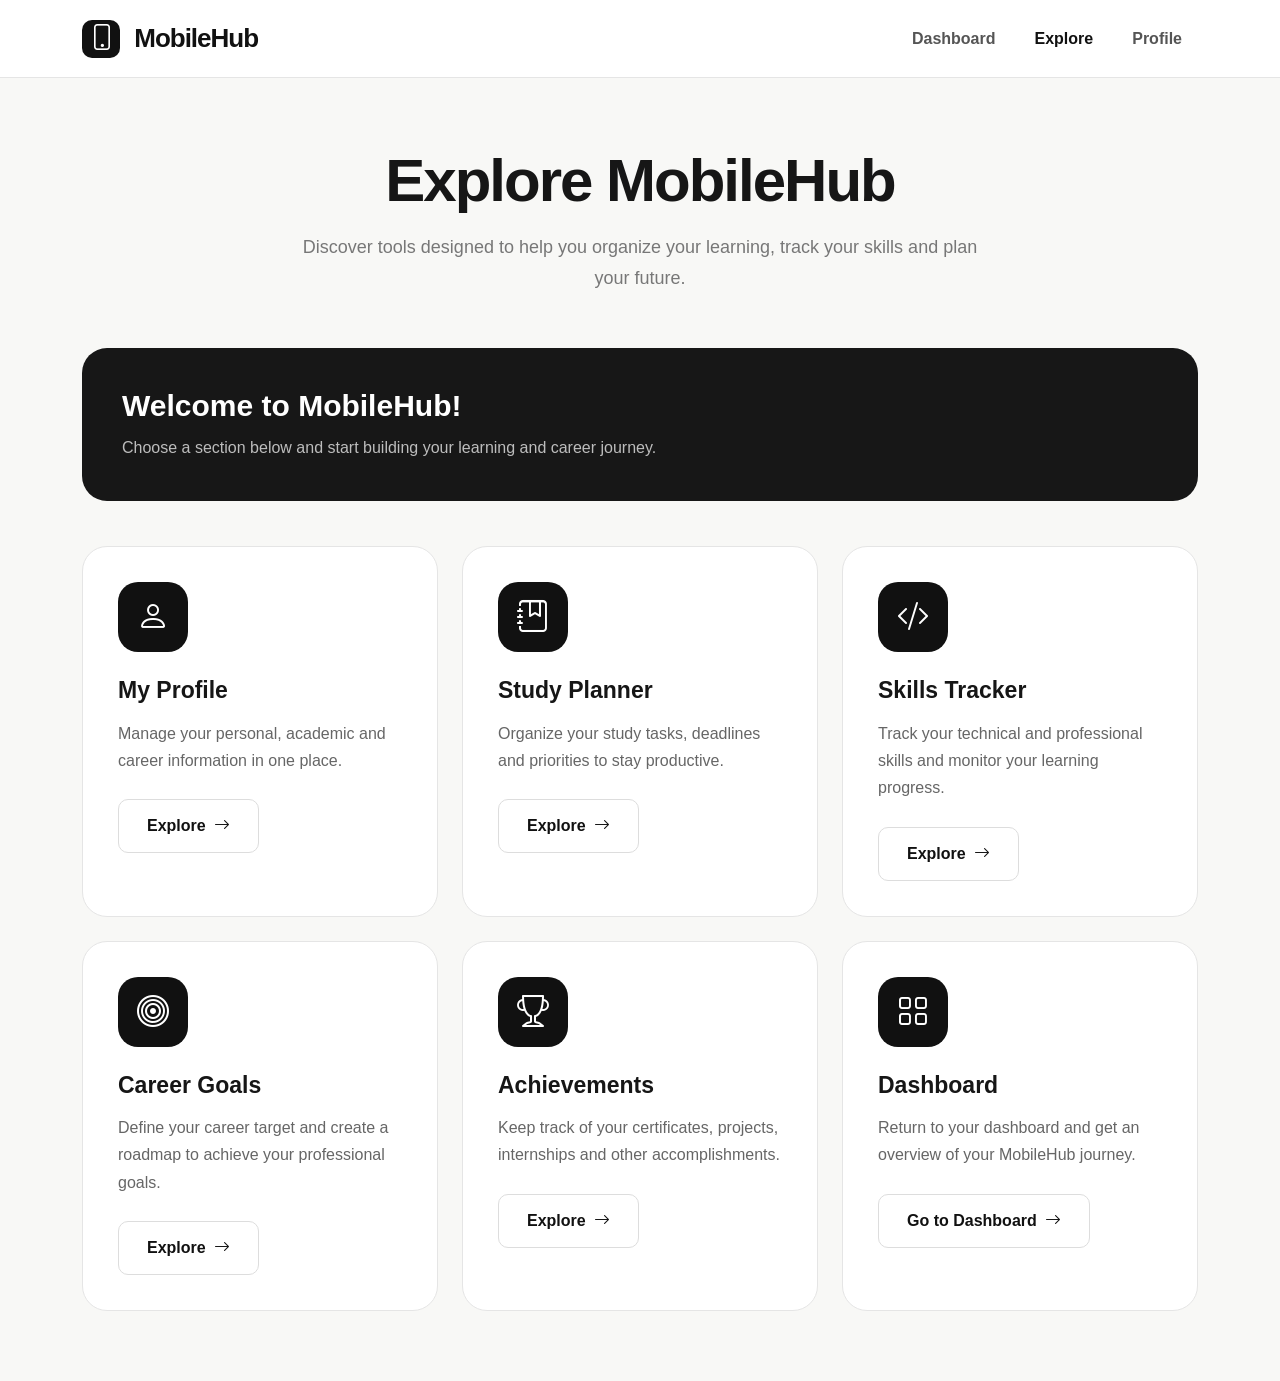
<file: explore.html>
<!DOCTYPE html>
<html lang="en">

<head>

    <meta charset="UTF-8">

    <meta name="viewport" content="width=device-width, initial-scale=1.0">

    <title>MobileHub | Explore</title>


    <!-- Bootstrap CSS -->

    <link
        href="https://cdn.jsdelivr.net/npm/bootstrap@5.3.3/dist/css/bootstrap.min.css"
        rel="stylesheet">


    <!-- Bootstrap Icons -->

    <link
        href="https://cdn.jsdelivr.net/npm/bootstrap-icons@1.11.3/font/bootstrap-icons.css"
        rel="stylesheet">
    <link rel="stylesheet" href="css/style.css">

</head>


<body>


    <!-- ================= NAVBAR ================= -->

    <nav class="navbar navbar-expand-lg custom-navbar">

        <div class="container">


            <!-- LOGO -->

            <a class="navbar-brand" href="dashboard.html">

                <span class="brand-icon">

                    <i class="bi bi-phone"></i>

                </span>

                MobileHub

            </a>


            <!-- TOGGLER -->

            <button
                class="navbar-toggler"
                type="button"
                data-bs-toggle="collapse"
                data-bs-target="#navbarMenu">

                <span class="navbar-toggler-icon"></span>

            </button>


            <!-- NAVIGATION -->

            <div
                class="collapse navbar-collapse"
                id="navbarMenu">

                <ul class="navbar-nav ms-auto">

                    <li class="nav-item">

                        <a
                            class="nav-link"
                            href="dashboard.html">

                            Dashboard

                        </a>

                    </li>


                    <li class="nav-item">

                        <a
                            class="nav-link active"
                            href="explore.html">

                            Explore

                        </a>

                    </li>


                    <li class="nav-item">

                        <a
                            class="nav-link"
                            href="profile.html">

                            Profile

                        </a>

                    </li>

                </ul>

            </div>

        </div>

    </nav>


    <!-- ================= EXPLORE SECTION ================= -->

    <section class="explore-section">

        <div class="container">


            <!-- HEADER -->

            <div class="explore-header">

                <h1>Explore MobileHub</h1>

                <p>
                    Discover tools designed to help you organize your
                    learning, track your skills and plan your future.
                </p>

            </div>


            <!-- WELCOME BOX -->

            <div class="welcome-box">

                <h2 id="welcomeName">

                    Welcome to MobileHub!

                </h2>

                <p>
                    Choose a section below and start building your
                    learning and career journey.
                </p>

            </div>


            <!-- FEATURE CARDS -->

            <div class="row g-4">


                <!-- MY PROFILE -->

                <div class="col-md-6 col-lg-4">

                    <div class="feature-card">

                        <div class="feature-icon">

                            <i class="bi bi-person"></i>

                        </div>


                        <h3>My Profile</h3>

                        <p>
                            Manage your personal, academic and career
                            information in one place.
                        </p>


                        <a
                            href="profile.html"
                            class="explore-btn">

                            Explore

                            <i class="bi bi-arrow-right"></i>

                        </a>

                    </div>

                </div>


                <!-- STUDY PLANNER -->

                <div class="col-md-6 col-lg-4">

                    <div class="feature-card">

                        <div class="feature-icon">

                            <i class="bi bi-journal-bookmark"></i>

                        </div>


                        <h3>Study Planner</h3>

                        <p>
                            Organize your study tasks, deadlines and
                            priorities to stay productive.
                        </p>


                        <a
                            href="study-planner.html"
                            class="explore-btn">

                            Explore

                            <i class="bi bi-arrow-right"></i>

                        </a>

                    </div>

                </div>


                <!-- SKILLS TRACKER -->

                <div class="col-md-6 col-lg-4">

                    <div class="feature-card">

                        <div class="feature-icon">

                            <i class="bi bi-code-slash"></i>

                        </div>


                        <h3>Skills Tracker</h3>

                        <p>
                            Track your technical and professional skills
                            and monitor your learning progress.
                        </p>


                        <a
                            href="skills.html"
                            class="explore-btn">

                            Explore

                            <i class="bi bi-arrow-right"></i>

                        </a>

                    </div>

                </div>


                <!-- CAREER GOALS -->

                <div class="col-md-6 col-lg-4">

                    <div class="feature-card">

                        <div class="feature-icon">

                            <i class="bi bi-bullseye"></i>

                        </div>


                        <h3>Career Goals</h3>

                        <p>
                            Define your career target and create a roadmap
                            to achieve your professional goals.
                        </p>


                        <a
                            href="career.html"
                            class="explore-btn">

                            Explore

                            <i class="bi bi-arrow-right"></i>

                        </a>

                    </div>

                </div>


                <!-- ACHIEVEMENTS -->

                <div class="col-md-6 col-lg-4">

                    <div class="feature-card">

                        <div class="feature-icon">

                            <i class="bi bi-trophy"></i>

                        </div>


                        <h3>Achievements</h3>

                        <p>
                            Keep track of your certificates, projects,
                            internships and other accomplishments.
                        </p>


                        <a
                            href="achievements.html"
                            class="explore-btn">

                            Explore

                            <i class="bi bi-arrow-right"></i>

                        </a>

                    </div>

                </div>


                <!-- BACK TO DASHBOARD -->

                <div class="col-md-6 col-lg-4">

                    <div class="feature-card">

                        <div class="feature-icon">

                            <i class="bi bi-grid"></i>

                        </div>


                        <h3>Dashboard</h3>

                        <p>
                            Return to your dashboard and get an overview
                            of your MobileHub journey.
                        </p>


                        <a
                            href="dashboard.html"
                            class="explore-btn">

                            Go to Dashboard

                            <i class="bi bi-arrow-right"></i>

                        </a>

                    </div>

                </div>

            </div>

        </div>

    </section>


    <!-- ================= JAVASCRIPT ================= -->

    <script>

        // Get registered user name

        const userName =
            localStorage.getItem("userName");


        // Display name in welcome message

        if (userName) {

            document.getElementById("welcomeName").innerHTML =
                "Welcome, " + userName + "!";

        }

    </script>


    <!-- Bootstrap JavaScript -->

    <script
        src="https://cdn.jsdelivr.net/npm/bootstrap@5.3.3/dist/js/bootstrap.bundle.min.js">

    </script>

</body>

</html>
</file>
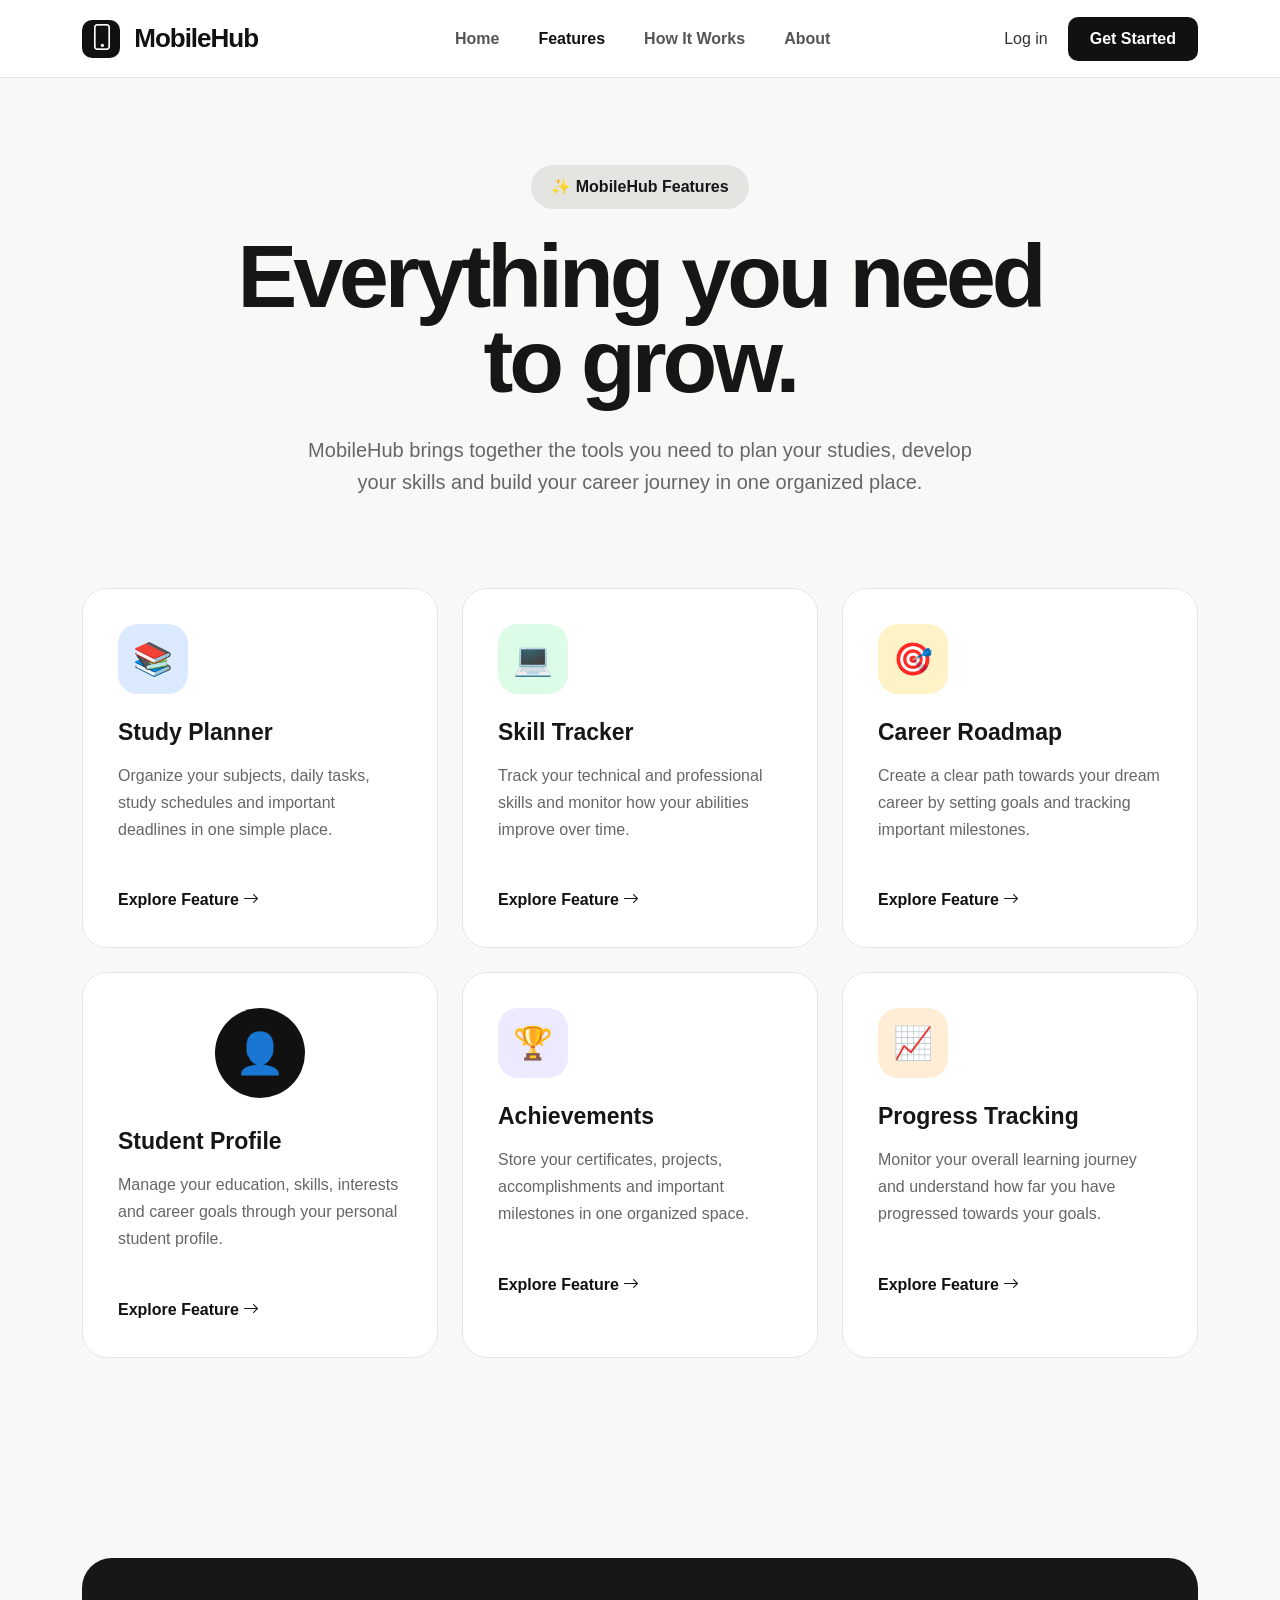
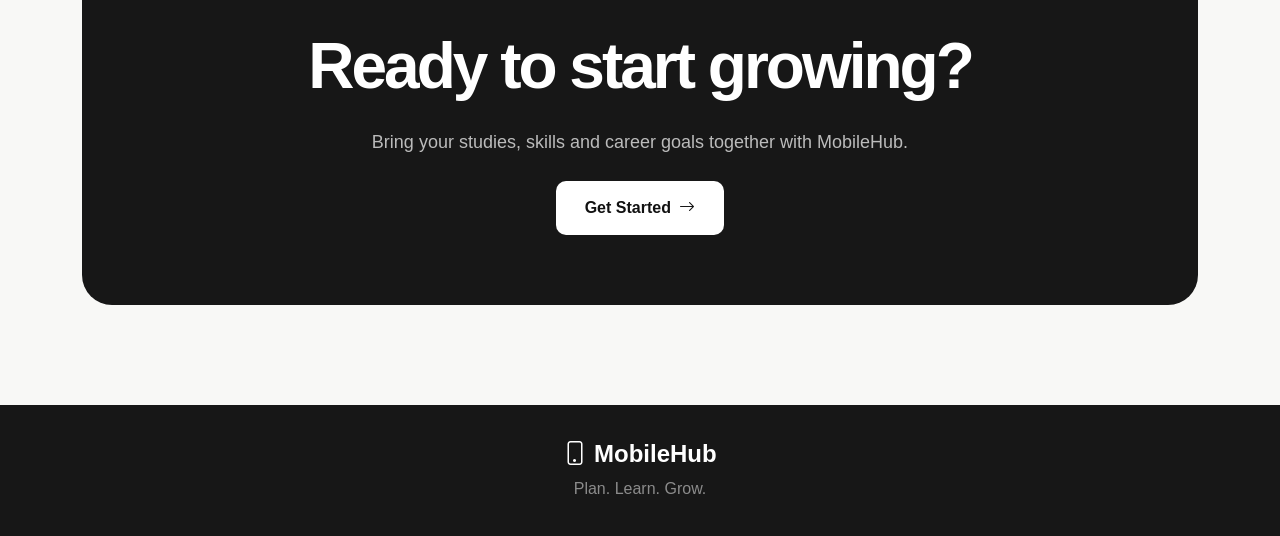
<file: feature.html>
<!DOCTYPE html>
<html lang="en">

<head>
    <meta charset="UTF-8">
    <meta name="viewport" content="width=device-width, initial-scale=1.0">

    <title>MobileHub | Features</title>

    <!-- Bootstrap 5 CSS -->
    <link href="https://cdn.jsdelivr.net/npm/bootstrap@5.3.3/dist/css/bootstrap.min.css"
        rel="stylesheet">

    <!-- Bootstrap Icons -->
    <link href="https://cdn.jsdelivr.net/npm/bootstrap-icons@1.11.3/font/bootstrap-icons.css"
        rel="stylesheet">
    <link rel="stylesheet" href="css/style.css">

</head>


<body>


    <!-- ================= NAVBAR ================= -->

    <nav class="navbar navbar-expand-lg custom-navbar">

        <div class="container">

            <!-- Logo -->

            <a class="navbar-brand" href="index.html">

                <span class="brand-icon">
                    <i class="bi bi-phone"></i>
                </span>

                MobileHub

            </a>


            <!-- Toggler -->

            <button class="navbar-toggler"
                type="button"
                data-bs-toggle="collapse"
                data-bs-target="#navbarMenu">

                <span class="navbar-toggler-icon"></span>

            </button>


            <!-- Navbar Links -->

            <div class="collapse navbar-collapse" id="navbarMenu">

                <ul class="navbar-nav mx-auto">

                    <li class="nav-item">

                        <a class="nav-link" href="index.html">
                            Home
                        </a>

                    </li>


                    <li class="nav-item">

                        <a class="nav-link active" href="features.html">
                            Features
                        </a>

                    </li>


                    <li class="nav-item">

                        <a class="nav-link" href="how-it-works.html">
                            How It Works
                        </a>

                    </li>


                    <li class="nav-item">

                        <a class="nav-link" href="about.html">
                            About
                        </a>

                    </li>

                </ul>


                <div class="d-flex flex-column flex-lg-row align-items-lg-center">

                    <a href="login.html" class="login-link">
                        Log in
                    </a>

                    <a href="login.html" class="btn start-btn">
                        Get Started
                    </a>

                </div>

            </div>

        </div>

    </nav>


    <!-- ================= HERO ================= -->

    <section class="features-hero">

        <div class="container">

            <span class="small-title">
                ✨ MobileHub Features
            </span>


            <h1 class="features-title">

                Everything you need

                <br>

                to <span>grow.</span>

            </h1>


            <p class="features-description">

                MobileHub brings together the tools you need to plan
                your studies, develop your skills and build your career
                journey in one organized place.

            </p>

        </div>

    </section>


    <!-- ================= FEATURES ================= -->

    <section class="features-section">

        <div class="container">

            <div class="row g-4">


                <!-- Study Planner -->

                <div class="col-md-6 col-lg-4">

                    <div class="feature-card">

                        <div class="feature-icon study-icon">
                            📚
                        </div>

                        <h3>
                            Study Planner
                        </h3>

                        <p>

                            Organize your subjects, daily tasks,
                            study schedules and important deadlines
                            in one simple place.

                        </p>

                        <a href="study-planner.html"
                            class="explore-link">

                            Explore Feature
                            <i class="bi bi-arrow-right"></i>

                        </a>

                    </div>

                </div>


                <!-- Skill Tracker -->

                <div class="col-md-6 col-lg-4">

                    <div class="feature-card">

                        <div class="feature-icon skill-icon">
                            💻
                        </div>

                        <h3>
                            Skill Tracker
                        </h3>

                        <p>

                            Track your technical and professional
                            skills and monitor how your abilities
                            improve over time.

                        </p>

                        <a href="skills.html"
                            class="explore-link">

                            Explore Feature
                            <i class="bi bi-arrow-right"></i>

                        </a>

                    </div>

                </div>


                <!-- Career Roadmap -->

                <div class="col-md-6 col-lg-4">

                    <div class="feature-card">

                        <div class="feature-icon career-icon">
                            🎯
                        </div>

                        <h3>
                            Career Roadmap
                        </h3>

                        <p>

                            Create a clear path towards your dream
                            career by setting goals and tracking
                            important milestones.

                        </p>

                        <a href="career.html"
                            class="explore-link">

                            Explore Feature
                            <i class="bi bi-arrow-right"></i>

                        </a>

                    </div>

                </div>


                <!-- Student Profile -->

                <div class="col-md-6 col-lg-4">

                    <div class="feature-card">

                        <div class="feature-icon profile-icon">
                            👤
                        </div>

                        <h3>
                            Student Profile
                        </h3>

                        <p>

                            Manage your education, skills,
                            interests and career goals through
                            your personal student profile.

                        </p>

                        <a href="profile.html"
                            class="explore-link">

                            Explore Feature
                            <i class="bi bi-arrow-right"></i>

                        </a>

                    </div>

                </div>


                <!-- Achievements -->

                <div class="col-md-6 col-lg-4">

                    <div class="feature-card">

                        <div class="feature-icon achievement-icon">
                            🏆
                        </div>

                        <h3>
                            Achievements
                        </h3>

                        <p>

                            Store your certificates, projects,
                            accomplishments and important milestones
                            in one organized space.

                        </p>

                        <a href="achievements.html"
                            class="explore-link">

                            Explore Feature
                            <i class="bi bi-arrow-right"></i>

                        </a>

                    </div>

                </div>


                <!-- Progress Tracking -->

                <div class="col-md-6 col-lg-4">

                    <div class="feature-card">

                        <div class="feature-icon progress-icon">
                            📈
                        </div>

                        <h3>
                            Progress Tracking
                        </h3>

                        <p>

                            Monitor your overall learning journey
                            and understand how far you have progressed
                            towards your goals.

                        </p>

                        <a href="dashboard.html"
                            class="explore-link">

                            Explore Feature
                            <i class="bi bi-arrow-right"></i>

                        </a>

                    </div>

                </div>

            </div>

        </div>

    </section>


    <!-- ================= CTA ================= -->

    <section class="cta-section">

        <div class="container">

            <div class="cta-box">

                <h2>
                    Ready to start growing?
                </h2>

                <p>

                    Bring your studies, skills and career goals
                    together with MobileHub.

                </p>

                <a href="login.html"
                    class="btn cta-btn">

                    Get Started
                    <i class="bi bi-arrow-right ms-1"></i>

                </a>

            </div>

        </div>

    </section>


    <!-- ================= FOOTER ================= -->

    <footer>

        <div class="container text-center">

            <h4 class="fw-bold">

                <i class="bi bi-phone"></i>

                MobileHub

            </h4>

            <p class="text-white-50 mb-0">

                Plan. Learn. Grow.

            </p>

        </div>

    </footer>


    <!-- Bootstrap JavaScript -->

    <script src="https://cdn.jsdelivr.net/npm/bootstrap@5.3.3/dist/js/bootstrap.bundle.min.js"></script>

</body>

</html>
</file>
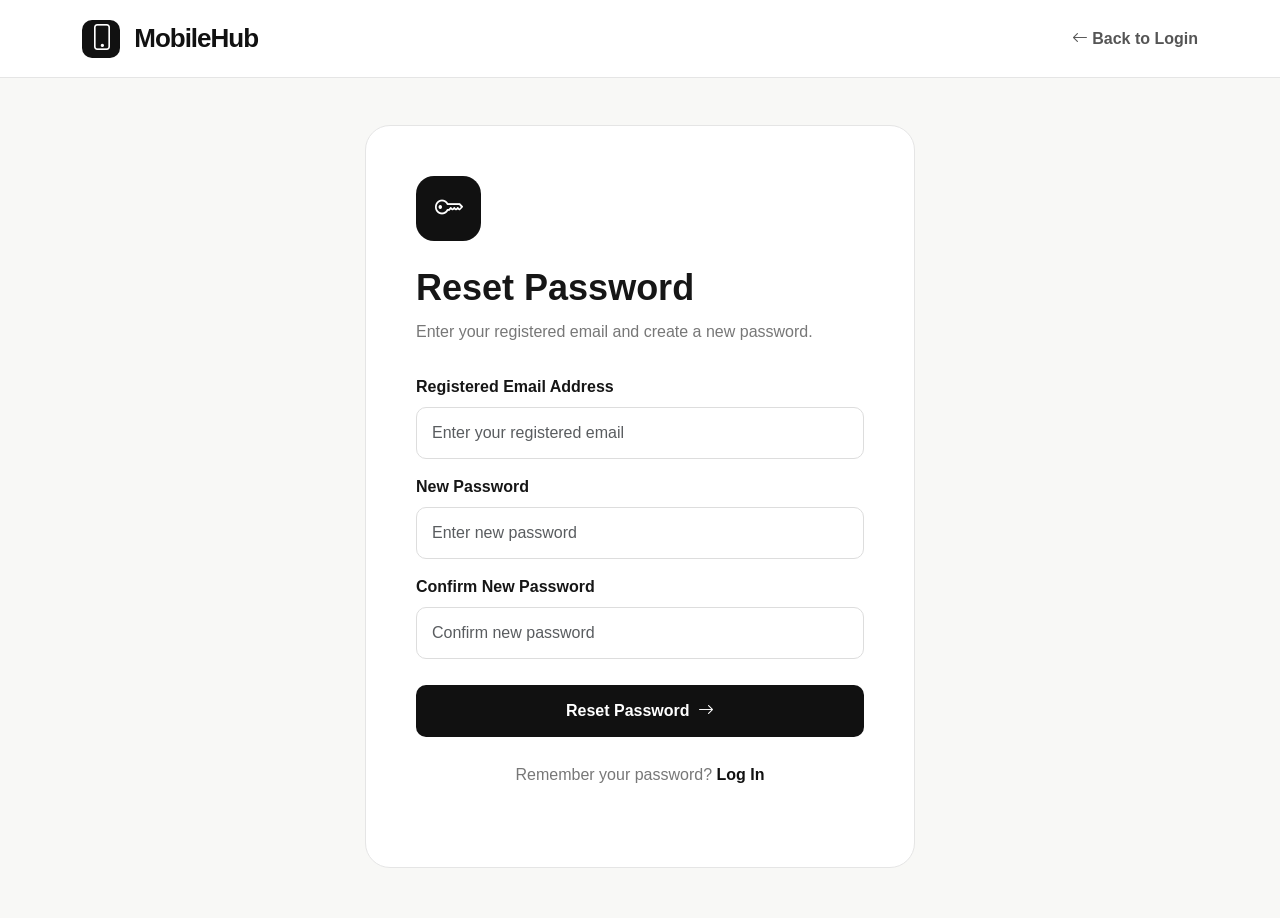
<file: forgot-password.html>
<!DOCTYPE html>
<html lang="en">

<head>

    <meta charset="UTF-8">

    <meta name="viewport"
        content="width=device-width, initial-scale=1.0">

    <title>MobileHub | Forgot Password</title>


    <!-- Bootstrap CSS -->

    <link
        href="https://cdn.jsdelivr.net/npm/bootstrap@5.3.3/dist/css/bootstrap.min.css"
        rel="stylesheet">


    <!-- Bootstrap Icons -->

    <link
        href="https://cdn.jsdelivr.net/npm/bootstrap-icons@1.11.3/font/bootstrap-icons.css"
        rel="stylesheet">
    <link rel="stylesheet" href="css/style.css">

</head>


<body>


    <!-- ================= NAVBAR ================= -->

    <nav class="navbar custom-navbar">

        <div class="container">

            <a class="navbar-brand" href="index.html">

                <span class="brand-icon">
                    <i class="bi bi-phone"></i>
                </span>

                MobileHub

            </a>


            <a href="login.html" class="back-link">

                <i class="bi bi-arrow-left"></i>

                Back to Login

            </a>

        </div>

    </nav>


    <!-- ================= FORGOT PASSWORD SECTION ================= -->

    <section class="forgot-section">

        <div class="container">

            <div class="forgot-card">


                <div class="forgot-icon">

                    <i class="bi bi-key"></i>

                </div>


                <h1>Reset Password</h1>

                <p>
                    Enter your registered email and create a new password.
                </p>


                <!-- SUCCESS MESSAGE -->

                <div
                    id="successMessage"
                    class="alert alert-success d-none"
                    role="alert">

                    <i class="bi bi-check-circle-fill me-2"></i>

                    Password updated successfully!
                    Redirecting to login...

                </div>


                <!-- ERROR MESSAGE -->

                <div
                    id="errorMessage"
                    class="alert alert-danger d-none"
                    role="alert">

                </div>


                <!-- RESET FORM -->

                <form id="resetForm">


                    <!-- EMAIL -->

                    <div class="mb-3">

                        <label class="form-label">
                            Registered Email Address
                        </label>

                        <input
                            type="email"
                            id="resetEmail"
                            class="form-control"
                            placeholder="Enter your registered email"
                            required>

                    </div>


                    <!-- NEW PASSWORD -->

                    <div class="mb-3">

                        <label class="form-label">
                            New Password
                        </label>

                        <input
                            type="password"
                            id="newPassword"
                            class="form-control"
                            placeholder="Enter new password"
                            required>

                    </div>


                    <!-- CONFIRM PASSWORD -->

                    <div class="mb-3">

                        <label class="form-label">
                            Confirm New Password
                        </label>

                        <input
                            type="password"
                            id="confirmNewPassword"
                            class="form-control"
                            placeholder="Confirm new password"
                            required>


                        <!-- PASSWORD MISMATCH ERROR -->

                        <div
                            id="passwordError"
                            class="text-danger mt-2 d-none">

                            Passwords do not match!

                        </div>

                    </div>


                    <!-- RESET BUTTON -->

                    <button
                        type="submit"
                        class="reset-btn">

                        Reset Password

                        <i class="bi bi-arrow-right ms-1"></i>

                    </button>

                </form>


                <!-- LOGIN LINK -->

                <p class="login-text">

                    Remember your password?

                    <a href="login.html">
                        Log In
                    </a>

                </p>


            </div>

        </div>

    </section>


    <!-- ================= JAVASCRIPT ================= -->

    <script>

        const resetForm =
            document.getElementById("resetForm");

        const resetEmail =
            document.getElementById("resetEmail");

        const newPassword =
            document.getElementById("newPassword");

        const confirmNewPassword =
            document.getElementById("confirmNewPassword");

        const passwordError =
            document.getElementById("passwordError");

        const errorMessage =
            document.getElementById("errorMessage");

        const successMessage =
            document.getElementById("successMessage");


        /* ================= CHECK PASSWORD ON BLUR ================= */

        confirmNewPassword.addEventListener("blur", function () {

            if (
                confirmNewPassword.value !== "" &&
                newPassword.value !== confirmNewPassword.value
            ) {

                passwordError.classList.remove("d-none");

                confirmNewPassword.classList.add("is-invalid");

            } else {

                passwordError.classList.add("d-none");

                confirmNewPassword.classList.remove("is-invalid");

            }

        });


        /* ================= RESET PASSWORD ================= */

        resetForm.addEventListener("submit", function (event) {

            event.preventDefault();


            // Get saved email

            const savedEmail =
                localStorage.getItem("userEmail");


            // Hide previous error

            errorMessage.classList.add("d-none");


            // Check whether account exists

            if (savedEmail === null) {

                errorMessage.innerHTML =
                    '<i class="bi bi-exclamation-circle-fill me-2"></i>' +
                    'No account found! Please create an account first.';

                errorMessage.classList.remove("d-none");

                return;

            }


            // Check whether entered email matches

            if (
                resetEmail.value.trim() !== savedEmail
            ) {

                errorMessage.innerHTML =
                    '<i class="bi bi-exclamation-circle-fill me-2"></i>' +
                    'This email is not registered!';

                errorMessage.classList.remove("d-none");

                return;

            }


            // Check passwords

            if (
                newPassword.value !== confirmNewPassword.value
            ) {

                passwordError.classList.remove("d-none");

                confirmNewPassword.classList.add("is-invalid");

                return;

            }


            // Update password

            localStorage.setItem(
                "userPassword",
                newPassword.value
            );


            // Hide form

            resetForm.classList.add("d-none");


            // Hide login text

            document
                .querySelector(".login-text")
                .classList.add("d-none");


            // Show success message

            successMessage.classList.remove("d-none");


            // Redirect to login page after 2 seconds

            setTimeout(function () {

                window.location.href = "login.html";

            }, 2000);

        });

    </script>


    <!-- Bootstrap JavaScript -->

    <script
        src="https://cdn.jsdelivr.net/npm/bootstrap@5.3.3/dist/js/bootstrap.bundle.min.js">
    </script>

</body>

</html>
</file>
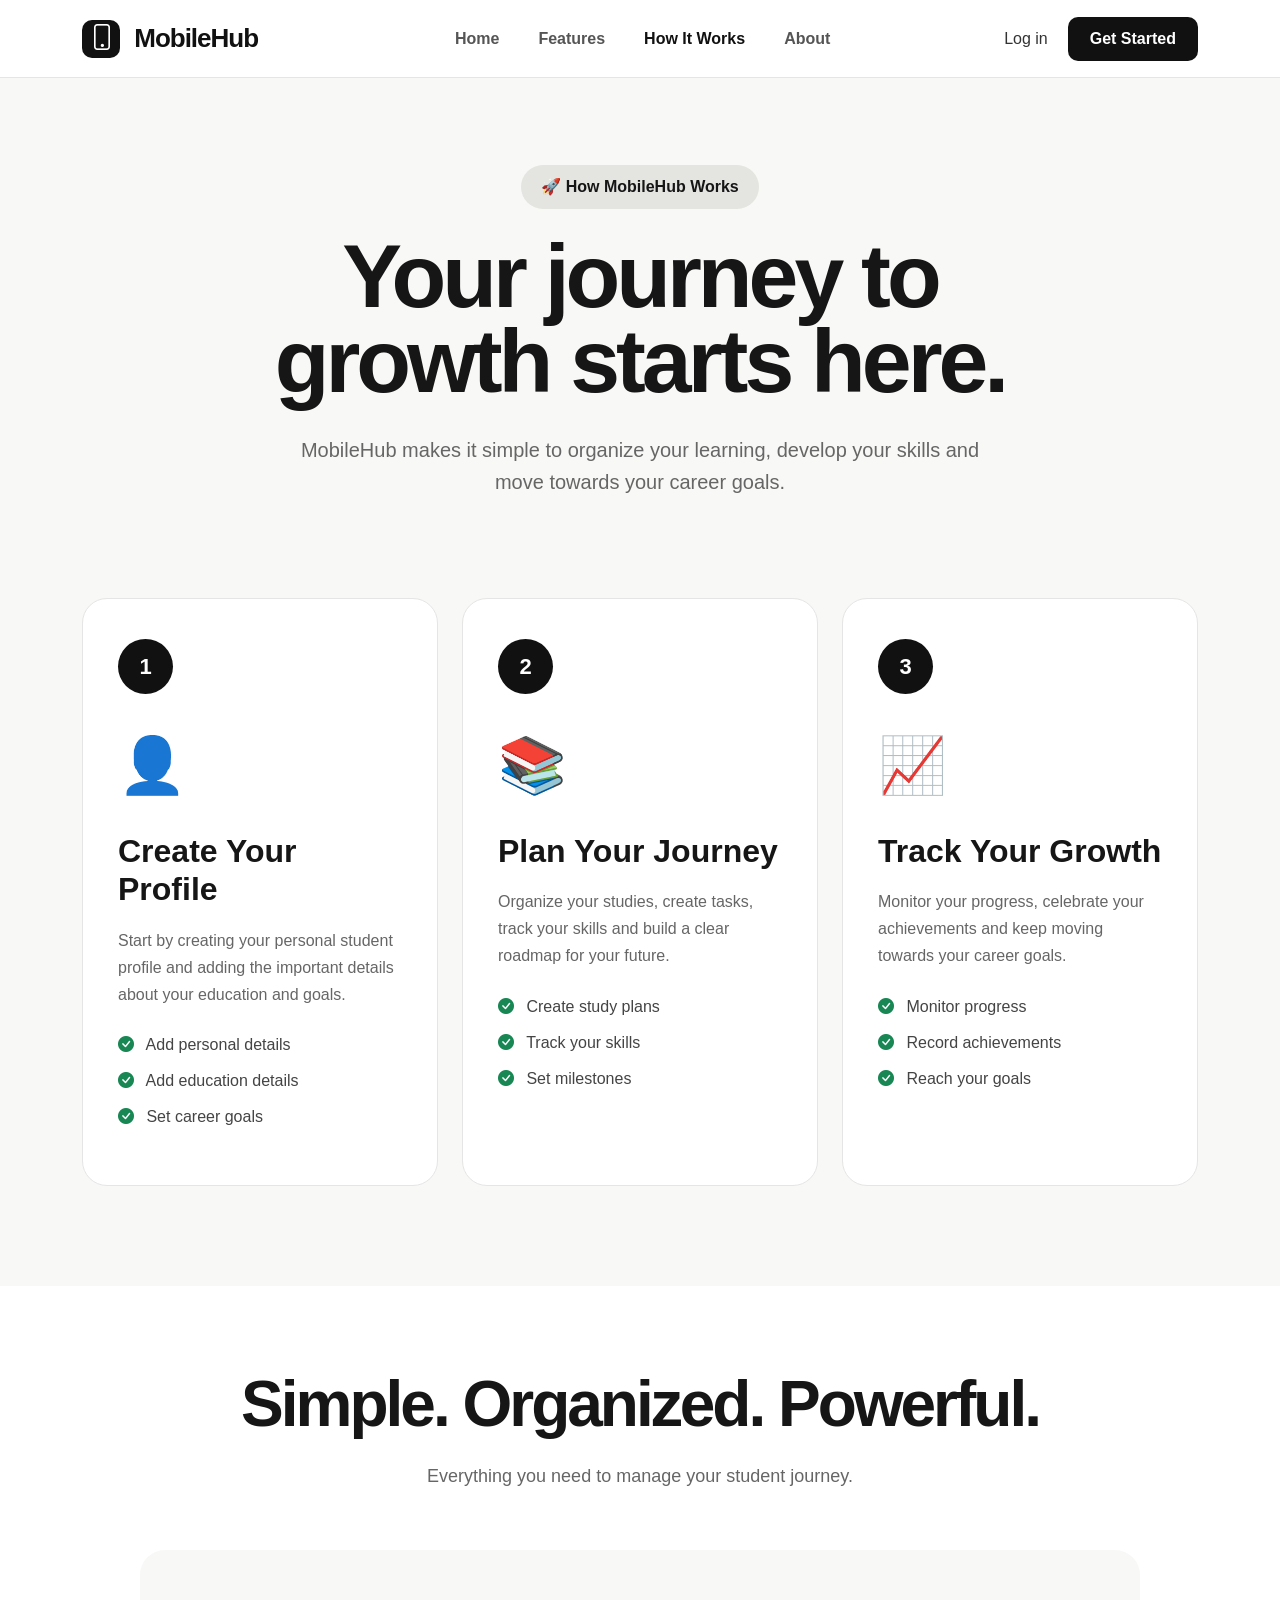
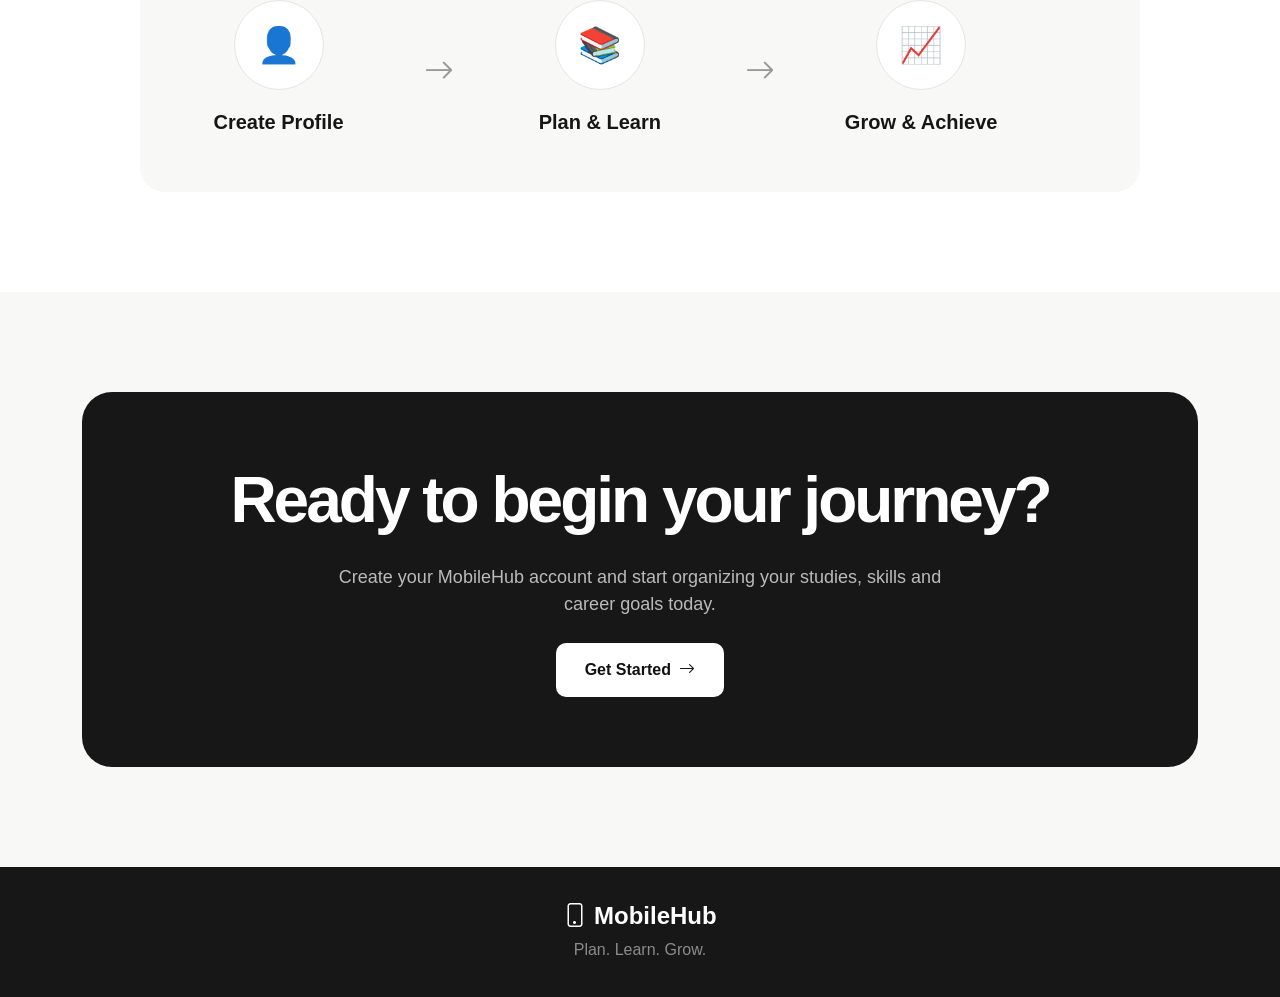
<file: how-it-works.html>
<!DOCTYPE html>
<html lang="en">

<head>
    <meta charset="UTF-8">
    <meta name="viewport" content="width=device-width, initial-scale=1.0">

    <title>MobileHub | How It Works</title>

    <!-- Bootstrap 5 CSS -->
    <link href="https://cdn.jsdelivr.net/npm/bootstrap@5.3.3/dist/css/bootstrap.min.css"
        rel="stylesheet">

    <!-- Bootstrap Icons -->
    <link href="https://cdn.jsdelivr.net/npm/bootstrap-icons@1.11.3/font/bootstrap-icons.css"
        rel="stylesheet">
    <link rel="stylesheet" href="css/style.css">

</head>


<body>


    <!-- ================= NAVBAR ================= -->

    <nav class="navbar navbar-expand-lg custom-navbar">

        <div class="container">

            <a class="navbar-brand" href="index.html">

                <span class="brand-icon">
                    <i class="bi bi-phone"></i>
                </span>

                MobileHub

            </a>


            <button class="navbar-toggler"
                type="button"
                data-bs-toggle="collapse"
                data-bs-target="#navbarMenu">

                <span class="navbar-toggler-icon"></span>

            </button>


            <div class="collapse navbar-collapse" id="navbarMenu">

                <ul class="navbar-nav mx-auto">

                    <li class="nav-item">
                        <a class="nav-link" href="index.html">
                            Home
                        </a>
                    </li>

                    <li class="nav-item">
                        <a class="nav-link" href="features.html">
                            Features
                        </a>
                    </li>

                    <li class="nav-item">
                        <a class="nav-link active"
                            href="how-it-works.html">
                            How It Works
                        </a>
                    </li>

                    <li class="nav-item">
                        <a class="nav-link" href="about.html">
                            About
                        </a>
                    </li>

                </ul>


                <div class="d-flex flex-column flex-lg-row align-items-lg-center">

                    <a href="login.html" class="login-link">
                        Log in
                    </a>

                    <a href="login.html" class="btn start-btn">
                        Get Started
                    </a>

                </div>

            </div>

        </div>

    </nav>


    <!-- ================= HERO ================= -->

    <section class="hero-section">

        <div class="container">

            <span class="small-title">
                🚀 How MobileHub Works
            </span>

            <h1 class="hero-title">

                Your journey to

                <br>

                <span>growth</span> starts here.

            </h1>

            <p class="hero-description">

                MobileHub makes it simple to organize your learning,
                develop your skills and move towards your career goals.

            </p>

        </div>

    </section>


    <!-- ================= 3 STEPS ================= -->

    <section class="steps-section">

        <div class="container">

            <div class="row g-4">


                <!-- STEP 1 -->

                <div class="col-md-4">

                    <div class="step-card">

                        <div class="step-number">
                            1
                        </div>

                        <div class="step-icon">
                            👤
                        </div>

                        <h2>
                            Create Your Profile
                        </h2>

                        <p>

                            Start by creating your personal student
                            profile and adding the important details
                            about your education and goals.

                        </p>

                        <ul class="step-list">

                            <li>
                                <i class="bi bi-check-circle-fill"></i>
                                Add personal details
                            </li>

                            <li>
                                <i class="bi bi-check-circle-fill"></i>
                                Add education details
                            </li>

                            <li>
                                <i class="bi bi-check-circle-fill"></i>
                                Set career goals
                            </li>

                        </ul>

                    </div>

                </div>


                <!-- STEP 2 -->

                <div class="col-md-4">

                    <div class="step-card">

                        <div class="step-number">
                            2
                        </div>

                        <div class="step-icon">
                            📚
                        </div>

                        <h2>
                            Plan Your Journey
                        </h2>

                        <p>

                            Organize your studies, create tasks,
                            track your skills and build a clear
                            roadmap for your future.

                        </p>

                        <ul class="step-list">

                            <li>
                                <i class="bi bi-check-circle-fill"></i>
                                Create study plans
                            </li>

                            <li>
                                <i class="bi bi-check-circle-fill"></i>
                                Track your skills
                            </li>

                            <li>
                                <i class="bi bi-check-circle-fill"></i>
                                Set milestones
                            </li>

                        </ul>

                    </div>

                </div>


                <!-- STEP 3 -->

                <div class="col-md-4">

                    <div class="step-card">

                        <div class="step-number">
                            3
                        </div>

                        <div class="step-icon">
                            📈
                        </div>

                        <h2>
                            Track Your Growth
                        </h2>

                        <p>

                            Monitor your progress, celebrate your
                            achievements and keep moving towards
                            your career goals.

                        </p>

                        <ul class="step-list">

                            <li>
                                <i class="bi bi-check-circle-fill"></i>
                                Monitor progress
                            </li>

                            <li>
                                <i class="bi bi-check-circle-fill"></i>
                                Record achievements
                            </li>

                            <li>
                                <i class="bi bi-check-circle-fill"></i>
                                Reach your goals
                            </li>

                        </ul>

                    </div>

                </div>

            </div>

        </div>

    </section>


    <!-- ================= JOURNEY FLOW ================= -->

    <section class="journey-section">

        <div class="container">

            <div class="journey-heading">

                <h2>
                    Simple. Organized. Powerful.
                </h2>

                <p>
                    Everything you need to manage your student journey.
                </p>

            </div>


            <div class="journey-box">

                <div class="row align-items-center">


                    <div class="col-lg-3 journey-item">

                        <div class="journey-circle">
                            👤
                        </div>

                        <h5>
                            Create Profile
                        </h5>

                    </div>


                    <div class="col-lg-1 journey-arrow">

                        <i class="bi bi-arrow-right"></i>

                    </div>


                    <div class="col-lg-3 journey-item">

                        <div class="journey-circle">
                            📚
                        </div>

                        <h5>
                            Plan & Learn
                        </h5>

                    </div>


                    <div class="col-lg-1 journey-arrow">

                        <i class="bi bi-arrow-right"></i>

                    </div>


                    <div class="col-lg-3 journey-item">

                        <div class="journey-circle">
                            📈
                        </div>

                        <h5>
                            Grow & Achieve
                        </h5>

                    </div>


                </div>

            </div>

        </div>

    </section>


    <!-- ================= CTA ================= -->

    <section class="cta-section">

        <div class="container">

            <div class="cta-box">

                <h2>
                    Ready to begin your journey?
                </h2>

                <p>
                    Create your MobileHub account and start organizing
                    your studies, skills and career goals today.
                </p>

                <a href="login.html" class="btn cta-btn">

                    Get Started

                    <i class="bi bi-arrow-right ms-1"></i>

                </a>

            </div>

        </div>

    </section>


    <!-- ================= FOOTER ================= -->

    <footer>

        <div class="container text-center">

            <h4 class="fw-bold">

                <i class="bi bi-phone"></i>

                MobileHub

            </h4>

            <p class="text-white-50 mb-0">

                Plan. Learn. Grow.

            </p>

        </div>

    </footer>


    <!-- Bootstrap 5 JavaScript -->

    <script src="https://cdn.jsdelivr.net/npm/bootstrap@5.3.3/dist/js/bootstrap.bundle.min.js"></script>

</body>

</html>
</file>
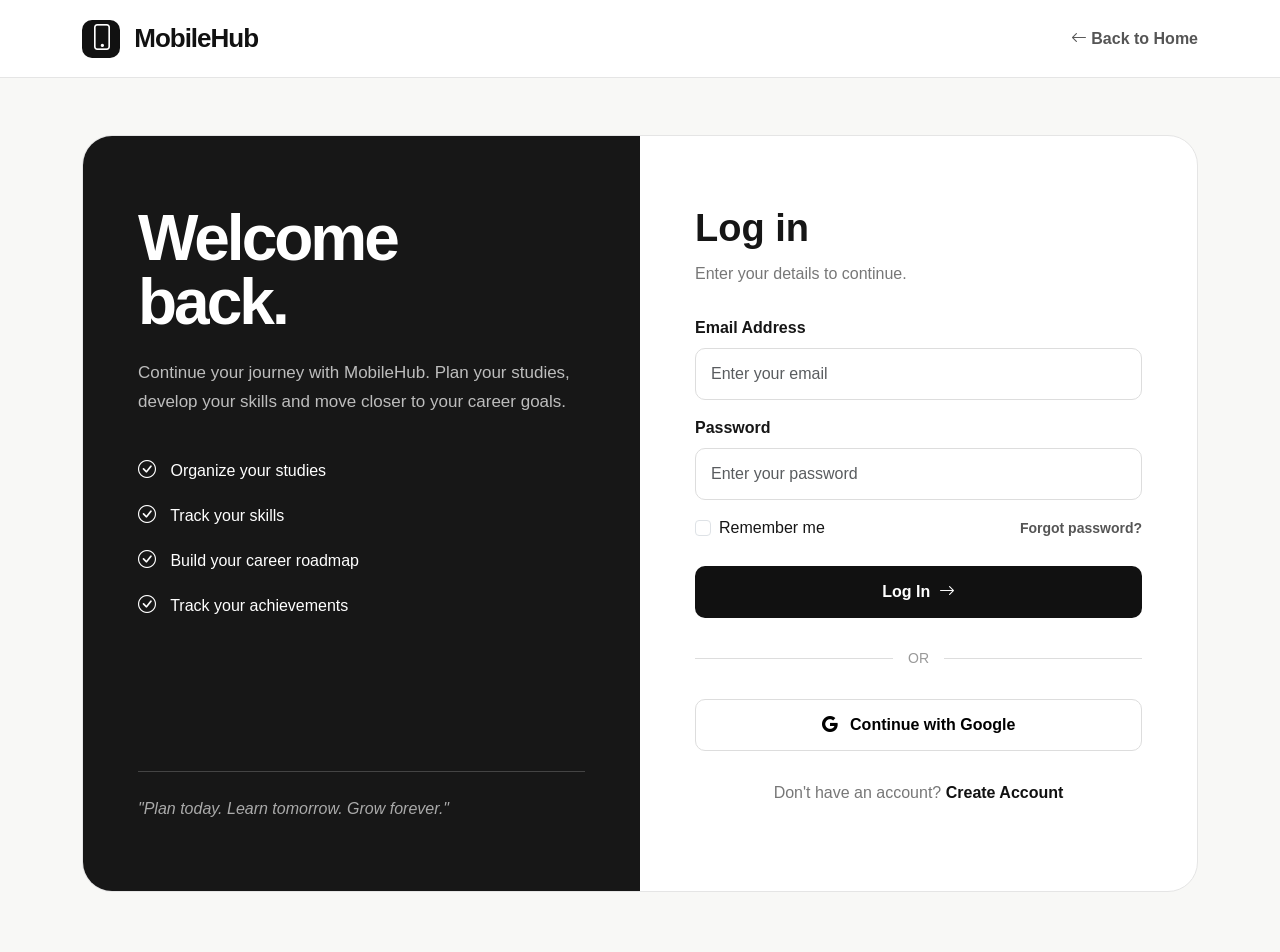
<file: login.html>
<!DOCTYPE html>
<html lang="en">

<head>

    <meta charset="UTF-8">

    <meta name="viewport"
        content="width=device-width, initial-scale=1.0">

    <title>MobileHub | Login</title>


    <!-- Bootstrap CSS -->

    <link
        href="https://cdn.jsdelivr.net/npm/bootstrap@5.3.3/dist/css/bootstrap.min.css"
        rel="stylesheet">


    <!-- Bootstrap Icons -->

    <link
        href="https://cdn.jsdelivr.net/npm/bootstrap-icons@1.11.3/font/bootstrap-icons.css"
        rel="stylesheet">
    <link rel="stylesheet" href="css/style.css">

</head>


<body>


    <!-- ================= NAVBAR ================= -->

    <nav class="navbar custom-navbar">

        <div class="container">

            <a class="navbar-brand" href="index.html">

                <span class="brand-icon">
                    <i class="bi bi-phone"></i>
                </span>

                MobileHub

            </a>


            <a href="index.html" class="back-link">

                <i class="bi bi-arrow-left"></i>

                Back to Home

            </a>

        </div>

    </nav>


    <!-- ================= LOGIN SECTION ================= -->

    <section class="login-section">

        <div class="container">

            <div class="login-card">

                <div class="row g-0">


                    <!-- ================= LEFT SIDE ================= -->

                    <div class="col-lg-6">

                        <div class="login-info">

                            <div>

                                <h1>
                                    Welcome<br>
                                    back.
                                </h1>

                                <p>
                                    Continue your journey with MobileHub.
                                    Plan your studies, develop your skills
                                    and move closer to your career goals.
                                </p>


                                <ul class="login-features">

                                    <li>
                                        <i class="bi bi-check-circle"></i>
                                        Organize your studies
                                    </li>

                                    <li>
                                        <i class="bi bi-check-circle"></i>
                                        Track your skills
                                    </li>

                                    <li>
                                        <i class="bi bi-check-circle"></i>
                                        Build your career roadmap
                                    </li>

                                    <li>
                                        <i class="bi bi-check-circle"></i>
                                        Track your achievements
                                    </li>

                                </ul>

                            </div>


                            <div class="login-quote">

                                "Plan today. Learn tomorrow. Grow forever."

                            </div>

                        </div>

                    </div>


                    <!-- ================= RIGHT SIDE ================= -->

                    <div class="col-lg-6">

                        <div class="login-form-area">

                            <h2>Log in</h2>

                            <p class="subtitle">
                                Enter your details to continue.
                            </p>


                            <!-- LOGIN SUCCESS MESSAGE -->

                            <div
                                id="loginSuccessMessage"
                                class="alert alert-success d-none"
                                role="alert">

                                <i class="bi bi-check-circle-fill me-2"></i>

                                Login successful! Redirecting to dashboard...

                            </div>


                            <!-- LOGIN ERROR MESSAGE -->

                            <div
                                id="loginErrorMessage"
                                class="alert alert-danger d-none"
                                role="alert">

                                <i class="bi bi-exclamation-circle-fill me-2"></i>

                                Invalid Email or Password!

                            </div>


                            <!-- ================= LOGIN FORM ================= -->

                            <form id="loginForm">


                                <!-- EMAIL -->

                                <div class="mb-3">

                                    <label class="form-label">
                                        Email Address
                                    </label>

                                    <input
                                        type="email"
                                        id="loginEmail"
                                        class="form-control"
                                        placeholder="Enter your email"
                                        required>

                                </div>


                                <!-- PASSWORD -->

                                <div class="mb-3">

                                    <label class="form-label">
                                        Password
                                    </label>

                                    <input
                                        type="password"
                                        id="loginPassword"
                                        class="form-control"
                                        placeholder="Enter your password"
                                        required>

                                </div>


                                <!-- REMEMBER + FORGOT PASSWORD -->

                                <div class="d-flex justify-content-between align-items-center mb-4">

                                    <div class="form-check">

                                        <input
                                            class="form-check-input"
                                            type="checkbox"
                                            id="remember">

                                        <label
                                            class="form-check-label"
                                            for="remember">

                                            Remember me

                                        </label>

                                    </div>


                                    <a href="forgot-password.html" class="forgot-password">
                                        Forgot password?
                                    </a>

                                </div>


                                <!-- LOGIN BUTTON -->

                                <button
                                    type="submit"
                                    class="login-btn">

                                    Log In

                                    <i class="bi bi-arrow-right ms-1"></i>

                                </button>

                            </form>


                            <!-- DIVIDER -->

                            <div class="divider">
                                OR
                            </div>


                            <!-- GOOGLE BUTTON -->

                            <button
                                type="button"
                                class="google-btn">

                                <i class="bi bi-google me-2"></i>

                                Continue with Google

                            </button>


                            <!-- SIGNUP TEXT -->

                            <p class="signup-text">

                                Don't have an account?

                                <a href="register.html">

                                    Create Account

                                </a>

                            </p>

                        </div>

                    </div>

                </div>

            </div>

        </div>

    </section>


    <!-- ================= JAVASCRIPT ================= -->

    <script>

        const loginForm =
            document.getElementById("loginForm");

        const loginEmail =
            document.getElementById("loginEmail");

        const loginPassword =
            document.getElementById("loginPassword");

        const loginSuccessMessage =
            document.getElementById("loginSuccessMessage");

        const loginErrorMessage =
            document.getElementById("loginErrorMessage");


        loginForm.addEventListener("submit", function (event) {

            event.preventDefault();


            // Get entered values

            const enteredEmail =
                loginEmail.value.trim();

            const enteredPassword =
                loginPassword.value;


            // Get saved values

            const savedEmail =
                localStorage.getItem("userEmail");

            const savedPassword =
                localStorage.getItem("userPassword");


            // Hide previous error message

            loginErrorMessage.classList.add("d-none");


            // Check if account exists

            if (
                savedEmail === null ||
                savedPassword === null
            ) {

                loginErrorMessage.innerHTML =
                    '<i class="bi bi-exclamation-circle-fill me-2"></i>' +
                    'No account found! Please create an account.';

                loginErrorMessage.classList.remove("d-none");

                return;

            }


            // Check login credentials

            if (
                enteredEmail === savedEmail &&
                enteredPassword === savedPassword
            ) {

                // Hide error message

                loginErrorMessage.classList.add("d-none");


                // Hide form

                loginForm.classList.add("d-none");


                // Hide divider

                document
                    .querySelector(".divider")
                    .classList.add("d-none");


                // Hide Google button

                document
                    .querySelector(".google-btn")
                    .classList.add("d-none");


                // Hide signup text

                document
                    .querySelector(".signup-text")
                    .classList.add("d-none");


                // Show success message

                loginSuccessMessage.classList.remove("d-none");


                // Redirect to dashboard after 2 seconds

                setTimeout(function () {

                    window.location.href = "dashboard.html";

                }, 2000);

            }

            else {

                // Show error message

                loginErrorMessage.innerHTML =
                    '<i class="bi bi-exclamation-circle-fill me-2"></i>' +
                    'Invalid Email or Password!';

                loginErrorMessage.classList.remove("d-none");

            }

        });

    </script>


    <!-- Bootstrap JavaScript -->

    <script
        src="https://cdn.jsdelivr.net/npm/bootstrap@5.3.3/dist/js/bootstrap.bundle.min.js">
    </script>

</body>

</html>
</file>
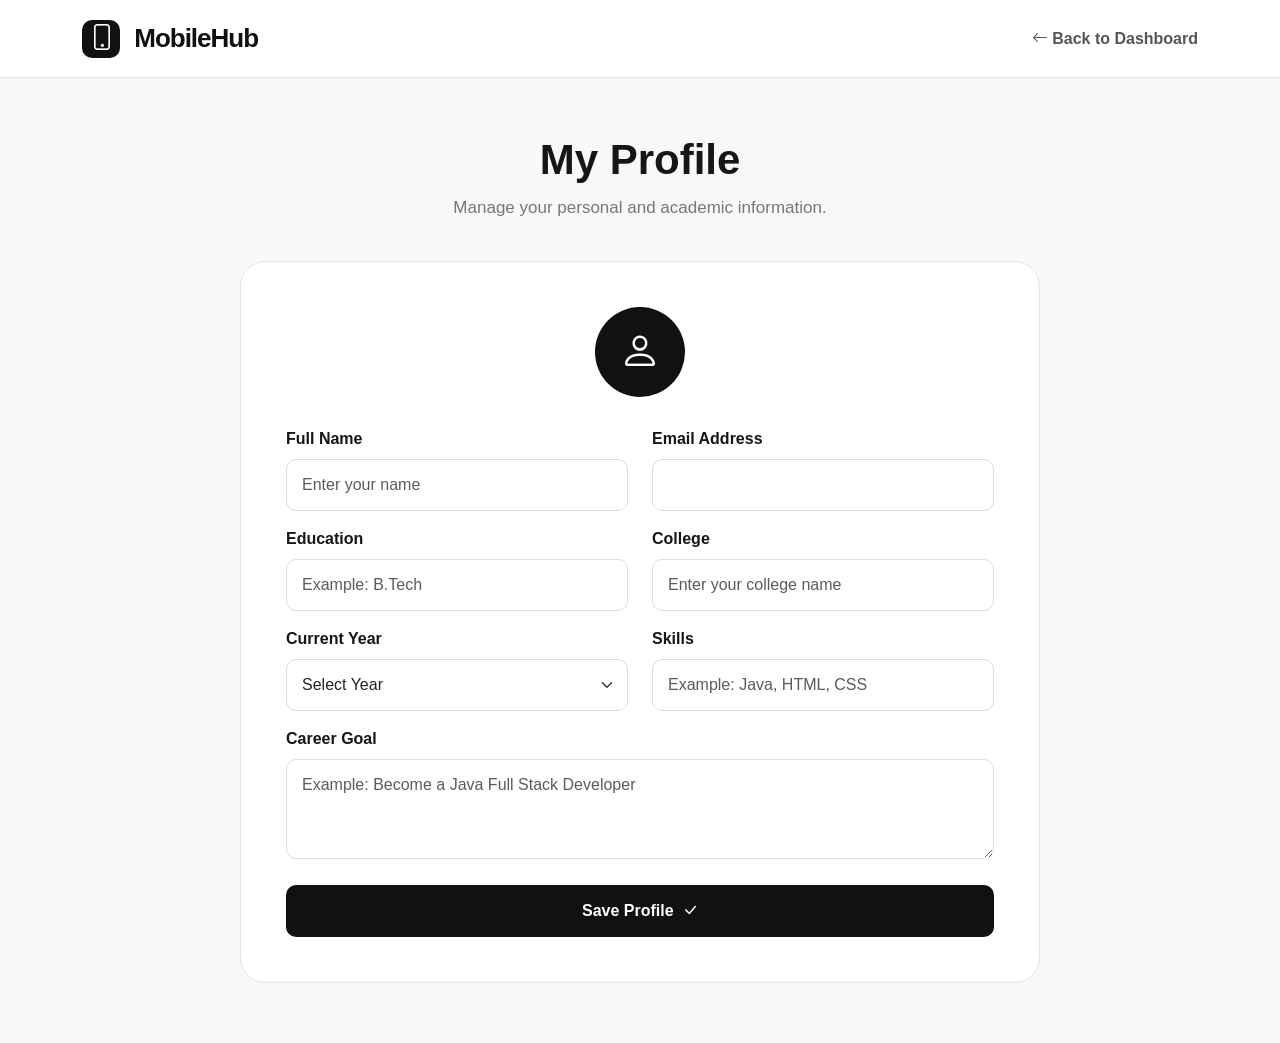
<file: profile.html>
<!DOCTYPE html>
<html lang="en">

<head>

    <meta charset="UTF-8">

    <meta name="viewport" content="width=device-width, initial-scale=1.0">

    <title>MobileHub | My Profile</title>


    <!-- Bootstrap CSS -->

    <link
        href="https://cdn.jsdelivr.net/npm/bootstrap@5.3.3/dist/css/bootstrap.min.css"
        rel="stylesheet">


    <!-- Bootstrap Icons -->

    <link
        href="https://cdn.jsdelivr.net/npm/bootstrap-icons@1.11.3/font/bootstrap-icons.css"
        rel="stylesheet">
    <link rel="stylesheet" href="css/style.css">

</head>


<body>


    <!-- ================= NAVBAR ================= -->

    <nav class="navbar custom-navbar">

        <div class="container">

            <a class="navbar-brand" href="dashboard.html">

                <span class="brand-icon">

                    <i class="bi bi-phone"></i>

                </span>

                MobileHub

            </a>


            <a href="dashboard.html" class="back-link">

                <i class="bi bi-arrow-left"></i>

                Back to Dashboard

            </a>

        </div>

    </nav>


    <!-- ================= PROFILE SECTION ================= -->

    <section class="profile-section">

        <div class="container">


            <!-- PAGE HEADER -->

            <div class="profile-header">

                <h1>My Profile</h1>

                <p>
                    Manage your personal and academic information.
                </p>

            </div>


            <!-- PROFILE CARD -->

            <div class="profile-card">


                <!-- PROFILE ICON -->

                <div class="profile-icon">

                    <i class="bi bi-person"></i>

                </div>


                <!-- SUCCESS MESSAGE -->

                <div
                    id="successMessage"
                    class="alert alert-success d-none"
                    role="alert">

                    <i class="bi bi-check-circle-fill me-2"></i>

                    Profile saved successfully!

                </div>


                <!-- PROFILE FORM -->

                <form id="profileForm">


                    <div class="row">


                        <!-- FULL NAME -->

                        <div class="col-md-6 mb-3">

                            <label class="form-label">

                                Full Name

                            </label>


                            <input
                                type="text"
                                id="profileName"
                                class="form-control"
                                placeholder="Enter your name"
                                required>

                        </div>


                        <!-- EMAIL -->

                        <div class="col-md-6 mb-3">

                            <label class="form-label">

                                Email Address

                            </label>


                            <input
                                type="email"
                                id="profileEmail"
                                class="form-control"
                                readonly>

                        </div>


                        <!-- EDUCATION -->

                        <div class="col-md-6 mb-3">

                            <label class="form-label">

                                Education

                            </label>


                            <input
                                type="text"
                                id="education"
                                class="form-control"
                                placeholder="Example: B.Tech"
                                required>

                        </div>


                        <!-- COLLEGE -->

                        <div class="col-md-6 mb-3">

                            <label class="form-label">

                                College

                            </label>


                            <input
                                type="text"
                                id="college"
                                class="form-control"
                                placeholder="Enter your college name"
                                required>

                        </div>


                        <!-- CURRENT YEAR -->

                        <div class="col-md-6 mb-3">

                            <label class="form-label">

                                Current Year

                            </label>


                            <select
                                id="currentYear"
                                class="form-select"
                                required>

                                <option value="">
                                    Select Year
                                </option>

                                <option value="1st Year">
                                    1st Year
                                </option>

                                <option value="2nd Year">
                                    2nd Year
                                </option>

                                <option value="3rd Year">
                                    3rd Year
                                </option>

                                <option value="4th Year">
                                    4th Year
                                </option>

                                <option value="Graduate">
                                    Graduate
                                </option>

                            </select>

                        </div>


                        <!-- SKILLS -->

                        <div class="col-md-6 mb-3">

                            <label class="form-label">

                                Skills

                            </label>


                            <input
                                type="text"
                                id="skills"
                                class="form-control"
                                placeholder="Example: Java, HTML, CSS">

                        </div>


                        <!-- CAREER GOAL -->

                        <div class="col-12 mb-3">

                            <label class="form-label">

                                Career Goal

                            </label>


                            <textarea
                                id="careerGoal"
                                class="form-control"
                                rows="3"
                                placeholder="Example: Become a Java Full Stack Developer"></textarea>

                        </div>


                    </div>


                    <!-- SAVE BUTTON -->

                    <button
                        type="submit"
                        class="save-btn">

                        Save Profile

                        <i class="bi bi-check-lg ms-1"></i>

                    </button>


                </form>

            </div>

        </div>

    </section>


    <!-- ================= JAVASCRIPT ================= -->

    <script>

        /* ================= GET FORM ELEMENTS ================= */

        const profileForm =
            document.getElementById("profileForm");

        const profileName =
            document.getElementById("profileName");

        const profileEmail =
            document.getElementById("profileEmail");

        const education =
            document.getElementById("education");

        const college =
            document.getElementById("college");

        const currentYear =
            document.getElementById("currentYear");

        const skills =
            document.getElementById("skills");

        const careerGoal =
            document.getElementById("careerGoal");

        const successMessage =
            document.getElementById("successMessage");


        /* ================= LOAD REGISTERED DATA ================= */

        profileName.value =
            localStorage.getItem("userName") || "";

        profileEmail.value =
            localStorage.getItem("userEmail") || "";


        /* ================= LOAD SAVED PROFILE DATA ================= */

        education.value =
            localStorage.getItem("education") || "";

        college.value =
            localStorage.getItem("college") || "";

        currentYear.value =
            localStorage.getItem("currentYear") || "";

        skills.value =
            localStorage.getItem("skills") || "";

        careerGoal.value =
            localStorage.getItem("careerGoal") || "";


        /* ================= SAVE PROFILE ================= */

        profileForm.addEventListener("submit", function (event) {

            event.preventDefault();


            // Save profile details

            localStorage.setItem(
                "userName",
                profileName.value.trim()
            );

            localStorage.setItem(
                "education",
                education.value.trim()
            );

            localStorage.setItem(
                "college",
                college.value.trim()
            );

            localStorage.setItem(
                "currentYear",
                currentYear.value
            );

            localStorage.setItem(
                "skills",
                skills.value.trim()
            );

            localStorage.setItem(
                "careerGoal",
                careerGoal.value.trim()
            );


            // Show success message

            successMessage.classList.remove("d-none");


            // Hide message after 3 seconds

            setTimeout(function () {

                successMessage.classList.add("d-none");

            }, 3000);

        });

    </script>


    <!-- Bootstrap JavaScript -->

    <script
        src="https://cdn.jsdelivr.net/npm/bootstrap@5.3.3/dist/js/bootstrap.bundle.min.js">
    </script>

</body>

</html>
</file>
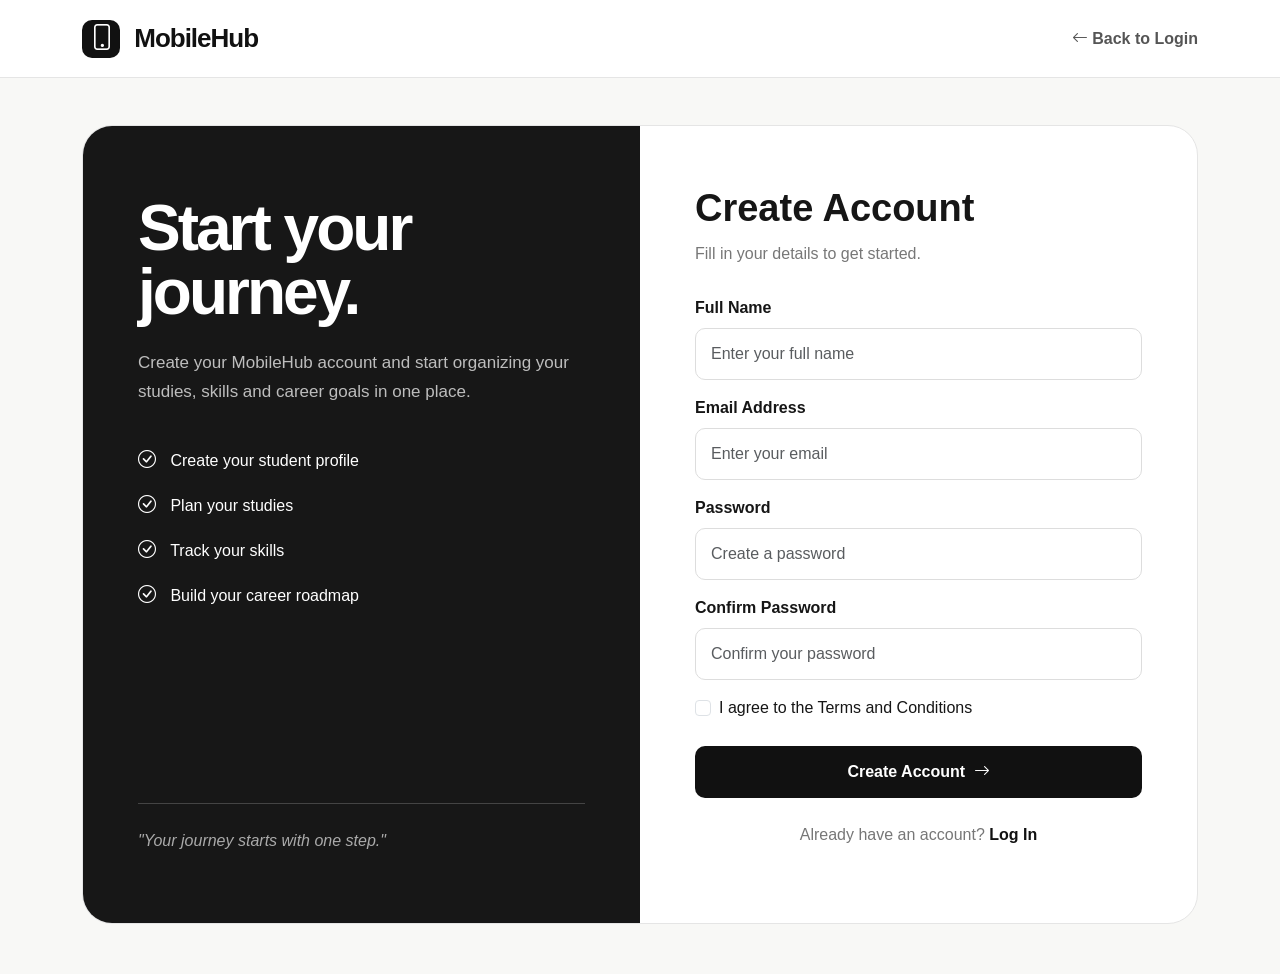
<file: register.html>
<!DOCTYPE html>
<html lang="en">

<head>

    <meta charset="UTF-8">

    <meta name="viewport" content="width=device-width, initial-scale=1.0">

    <title>MobileHub | Create Account</title>


    <!-- Bootstrap CSS -->

    <link
        href="https://cdn.jsdelivr.net/npm/bootstrap@5.3.3/dist/css/bootstrap.min.css"
        rel="stylesheet">


    <!-- Bootstrap Icons -->

    <link
        href="https://cdn.jsdelivr.net/npm/bootstrap-icons@1.11.3/font/bootstrap-icons.css"
        rel="stylesheet">
    <link rel="stylesheet" href="css/style.css">

</head>


<body>


    <!-- ================= NAVBAR ================= -->

    <nav class="navbar custom-navbar">

        <div class="container">

            <a class="navbar-brand" href="index.html">

                <span class="brand-icon">

                    <i class="bi bi-phone"></i>

                </span>

                MobileHub

            </a>


            <a href="login.html" class="back-link">

                <i class="bi bi-arrow-left"></i>

                Back to Login

            </a>

        </div>

    </nav>


    <!-- ================= REGISTER SECTION ================= -->

    <section class="register-section">

        <div class="container">

            <div class="register-card">

                <div class="row g-0">


                    <!-- LEFT SIDE -->

                    <div class="col-lg-6">

                        <div class="register-info">

                            <div>

                                <h1>
                                    Start your<br>
                                    journey.
                                </h1>


                                <p>
                                    Create your MobileHub account and start
                                    organizing your studies, skills and
                                    career goals in one place.
                                </p>


                                <ul class="register-features">

                                    <li>
                                        <i class="bi bi-check-circle"></i>
                                        Create your student profile
                                    </li>

                                    <li>
                                        <i class="bi bi-check-circle"></i>
                                        Plan your studies
                                    </li>

                                    <li>
                                        <i class="bi bi-check-circle"></i>
                                        Track your skills
                                    </li>

                                    <li>
                                        <i class="bi bi-check-circle"></i>
                                        Build your career roadmap
                                    </li>

                                </ul>

                            </div>


                            <div class="register-quote">

                                "Your journey starts with one step."

                            </div>

                        </div>

                    </div>


                    <!-- RIGHT SIDE -->

                    <div class="col-lg-6">

                        <div class="register-form-area">

                            <h2>Create Account</h2>

                            <p class="subtitle">
                                Fill in your details to get started.
                            </p>


                            <!-- SUCCESS MESSAGE -->

                            <div id="successMessage"
                                 class="alert alert-success d-none"
                                 role="alert">

                                <i class="bi bi-check-circle-fill me-2"></i>

                                Account created successfully!
                                Redirecting to login...

                            </div>


                            <!-- REGISTER FORM -->

                            <form id="registerForm">


                                <!-- FULL NAME -->

                                <div class="mb-3">

                                    <label class="form-label">

                                        Full Name

                                    </label>

                                    <input
                                        type="text"
                                        id="fullName"
                                        class="form-control"
                                        placeholder="Enter your full name"
                                        required>

                                </div>


                                <!-- EMAIL -->

                                <div class="mb-3">

                                    <label class="form-label">

                                        Email Address

                                    </label>

                                    <input
                                        type="email"
                                        id="email"
                                        class="form-control"
                                        placeholder="Enter your email"
                                        required>

                                </div>


                                <!-- PASSWORD -->

                                <div class="mb-3">

                                    <label class="form-label">

                                        Password

                                    </label>

                                    <input
                                        type="password"
                                        id="password"
                                        class="form-control"
                                        placeholder="Create a password"
                                        required>

                                </div>


                                <!-- CONFIRM PASSWORD -->

                                <div class="mb-3">

                                    <label class="form-label">

                                        Confirm Password

                                    </label>

                                    <input
                                        type="password"
                                        id="confirmPassword"
                                        class="form-control"
                                        placeholder="Confirm your password"
                                        required>


                                    <!-- PASSWORD ERROR -->

                                    <div id="passwordError"
                                         class="text-danger mt-2 d-none">

                                        Passwords do not match!

                                    </div>

                                </div>


                                <!-- TERMS -->

                                <div class="form-check mb-3">

                                    <input
                                        class="form-check-input"
                                        type="checkbox"
                                        id="terms"
                                        required>

                                    <label
                                        class="form-check-label"
                                        for="terms">

                                        I agree to the Terms and Conditions

                                    </label>

                                </div>


                                <!-- CREATE ACCOUNT BUTTON -->

                                <button
                                    type="submit"
                                    class="create-btn">

                                    Create Account

                                    <i class="bi bi-arrow-right ms-1"></i>

                                </button>

                            </form>


                            <!-- LOGIN LINK -->

                            <p class="login-text">

                                Already have an account?

                                <a href="login.html">

                                    Log In

                                </a>

                            </p>

                        </div>

                    </div>

                </div>

            </div>

        </div>

    </section>


    <!-- ================= JAVASCRIPT ================= -->

    <script>

        const registerForm =
            document.getElementById("registerForm");

        const fullName =
            document.getElementById("fullName");

        const email =
            document.getElementById("email");

        const password =
            document.getElementById("password");

        const confirmPassword =
            document.getElementById("confirmPassword");

        const passwordError =
            document.getElementById("passwordError");

        const successMessage =
            document.getElementById("successMessage");


        /* ================= CHECK PASSWORD ON BLUR ================= */

        confirmPassword.addEventListener("blur", function () {

            if (
                confirmPassword.value !== "" &&
                password.value !== confirmPassword.value
            ) {

                passwordError.classList.remove("d-none");

                confirmPassword.classList.add("is-invalid");

            } else {

                passwordError.classList.add("d-none");

                confirmPassword.classList.remove("is-invalid");

            }

        });


        /* ================= CREATE ACCOUNT ================= */

        registerForm.addEventListener("submit", function (event) {

            event.preventDefault();


            // Check passwords again

            if (password.value !== confirmPassword.value) {

                passwordError.classList.remove("d-none");

                confirmPassword.classList.add("is-invalid");

                confirmPassword.focus();

                return;

            }


            // Save account details

            localStorage.setItem(
                "userName",
                fullName.value.trim()
            );

            localStorage.setItem(
                "userEmail",
                email.value.trim()
            );

            localStorage.setItem(
                "userPassword",
                password.value
            );


            // Hide form

            registerForm.classList.add("d-none");

            document
                .querySelector(".login-text")
                .classList.add("d-none");


            // Show success message

            successMessage.classList.remove("d-none");


            // Redirect after 2 seconds

            setTimeout(function () {

                window.location.href = "login.html";

            }, 2000);

        });

    </script>


    <!-- Bootstrap JavaScript -->

    <script
        src="https://cdn.jsdelivr.net/npm/bootstrap@5.3.3/dist/js/bootstrap.bundle.min.js">
    </script>

</body>

</html>
</file>
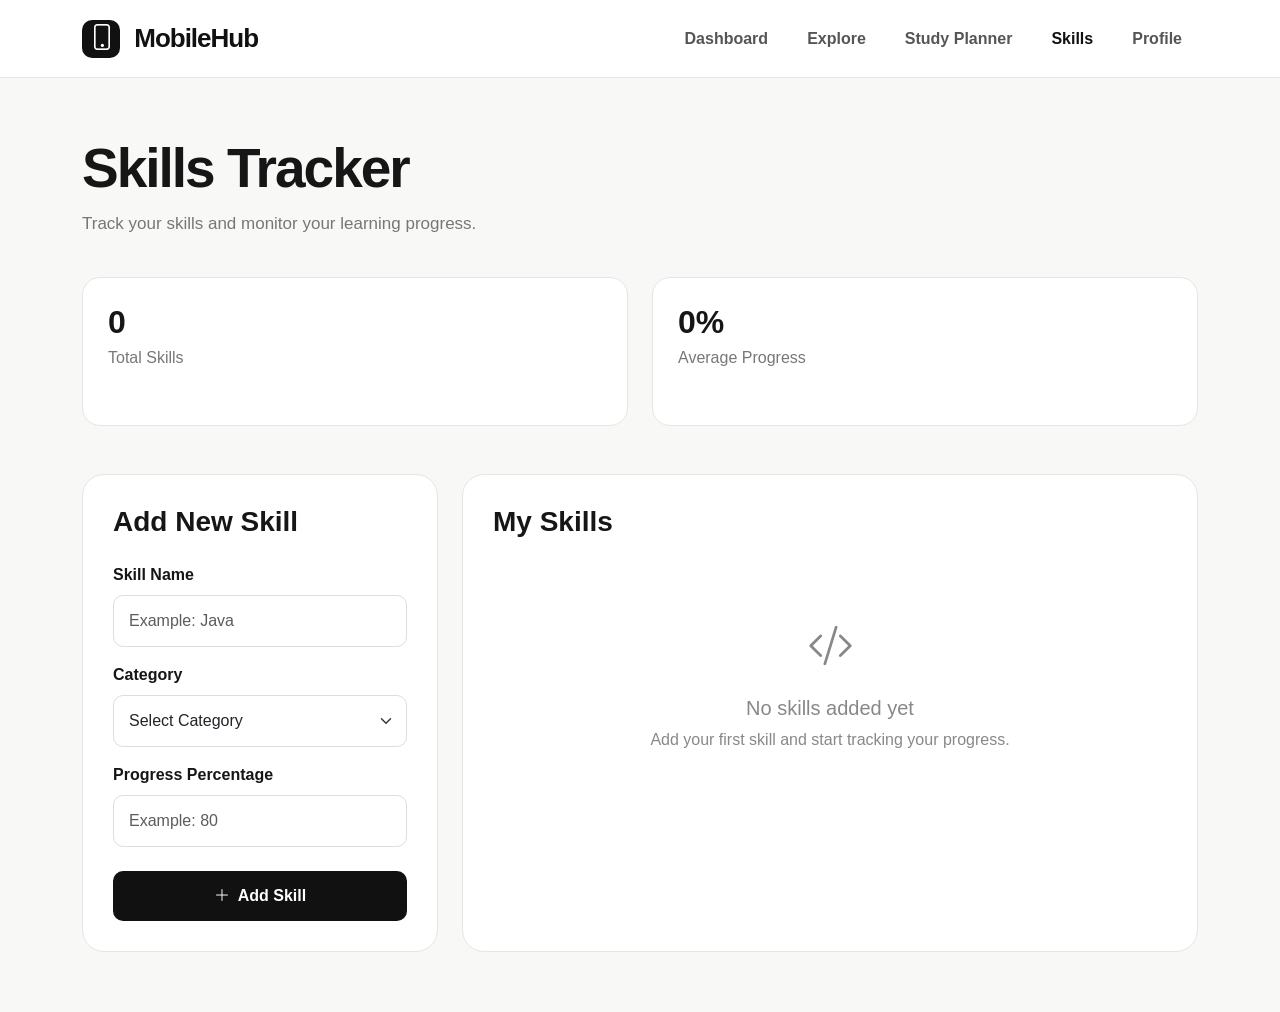
<file: skills.html>
<!DOCTYPE html>
<html lang="en">

<head>

    <meta charset="UTF-8">

    <meta name="viewport"
        content="width=device-width, initial-scale=1.0">

    <title>MobileHub | Skills Tracker</title>


    <!-- Bootstrap CSS -->

    <link
        href="https://cdn.jsdelivr.net/npm/bootstrap@5.3.3/dist/css/bootstrap.min.css"
        rel="stylesheet">


    <!-- Bootstrap Icons -->

    <link
        href="https://cdn.jsdelivr.net/npm/bootstrap-icons@1.11.3/font/bootstrap-icons.css"
        rel="stylesheet">
    <link rel="stylesheet" href="css/style.css">

</head>


<body>


    <!-- ================= NAVBAR ================= -->

    <nav class="navbar navbar-expand-lg custom-navbar">

        <div class="container">


            <!-- LOGO -->

            <a class="navbar-brand" href="dashboard.html">

                <span class="brand-icon">

                    <i class="bi bi-phone"></i>

                </span>

                MobileHub

            </a>


            <!-- TOGGLER -->

            <button
                class="navbar-toggler"
                type="button"
                data-bs-toggle="collapse"
                data-bs-target="#navbarMenu">

                <span class="navbar-toggler-icon"></span>

            </button>


            <!-- NAVIGATION -->

            <div
                class="collapse navbar-collapse"
                id="navbarMenu">

                <ul class="navbar-nav ms-auto">


                    <li class="nav-item">

                        <a
                            class="nav-link"
                            href="dashboard.html">

                            Dashboard

                        </a>

                    </li>


                    <li class="nav-item">

                        <a
                            class="nav-link"
                            href="explore.html">

                            Explore

                        </a>

                    </li>


                    <li class="nav-item">

                        <a
                            class="nav-link"
                            href="study-planner.html">

                            Study Planner

                        </a>

                    </li>


                    <li class="nav-item">

                        <a
                            class="nav-link active"
                            href="skills.html">

                            Skills

                        </a>

                    </li>


                    <li class="nav-item">

                        <a
                            class="nav-link"
                            href="profile.html">

                            Profile

                        </a>

                    </li>


                </ul>

            </div>

        </div>

    </nav>


    <!-- ================= SKILLS SECTION ================= -->

    <section class="skills-section">

        <div class="container">


            <!-- PAGE HEADER -->

            <div class="page-header">

                <h1>Skills Tracker</h1>

                <p>
                    Track your skills and monitor your learning progress.
                </p>

            </div>


            <!-- ================= STATISTICS ================= -->

            <div class="row g-4 mb-5">


                <div class="col-md-6">

                    <div class="stat-card">

                        <h3 id="totalSkills">0</h3>

                        <p>Total Skills</p>

                    </div>

                </div>


                <div class="col-md-6">

                    <div class="stat-card">

                        <h3 id="averageProgress">0%</h3>

                        <p>Average Progress</p>

                    </div>

                </div>


            </div>


            <div class="row g-4">


                <!-- ================= ADD SKILL ================= -->

                <div class="col-lg-4">

                    <div class="skills-card">

                        <h3>Add New Skill</h3>


                        <form id="skillForm">


                            <!-- SKILL NAME -->

                            <div class="mb-3">

                                <label class="form-label">

                                    Skill Name

                                </label>


                                <input
                                    type="text"
                                    id="skillName"
                                    class="form-control"
                                    placeholder="Example: Java"
                                    required>

                            </div>


                            <!-- CATEGORY -->

                            <div class="mb-3">

                                <label class="form-label">

                                    Category

                                </label>


                                <select
                                    id="skillCategory"
                                    class="form-select"
                                    required>

                                    <option value="">
                                        Select Category
                                    </option>

                                    <option value="Programming">
                                        Programming
                                    </option>

                                    <option value="Web Development">
                                        Web Development
                                    </option>

                                    <option value="Database">
                                        Database
                                    </option>

                                    <option value="Data Science">
                                        Data Science
                                    </option>

                                    <option value="Tools">
                                        Tools
                                    </option>

                                    <option value="Other">
                                        Other
                                    </option>

                                </select>

                            </div>


                            <!-- PROGRESS -->

                            <div class="mb-4">

                                <label class="form-label">

                                    Progress Percentage

                                </label>


                                <input
                                    type="number"
                                    id="skillProgress"
                                    class="form-control"
                                    placeholder="Example: 80"
                                    min="0"
                                    max="100"
                                    required>

                            </div>


                            <!-- ADD BUTTON -->

                            <button
                                type="submit"
                                class="add-btn">

                                <i class="bi bi-plus-lg me-1"></i>

                                Add Skill

                            </button>

                        </form>

                    </div>

                </div>


                <!-- ================= SKILL LIST ================= -->

                <div class="col-lg-8">

                    <div class="skills-card">

                        <h3>My Skills</h3>


                        <div id="skillsList">

                        </div>

                    </div>

                </div>


            </div>

        </div>

    </section>


    <!-- ================= JAVASCRIPT ================= -->

    <script>


        /* ================= GET ELEMENTS ================= */

        const skillForm =
            document.getElementById("skillForm");

        const skillName =
            document.getElementById("skillName");

        const skillCategory =
            document.getElementById("skillCategory");

        const skillProgress =
            document.getElementById("skillProgress");

        const skillsList =
            document.getElementById("skillsList");


        /* ================= LOAD SKILLS ================= */

        let skills =
            JSON.parse(
                localStorage.getItem("userSkills")
            ) || [];


        /* ================= SAVE SKILLS ================= */

        function saveSkills() {

            localStorage.setItem(
                "userSkills",
                JSON.stringify(skills)
            );

        }


        /* ================= UPDATE STATISTICS ================= */

        function updateStats() {

            const total =
                skills.length;

            let average = 0;


            if (total > 0) {

                const totalProgress =
                    skills.reduce(
                        function (sum, skill) {

                            return sum +
                                Number(skill.progress);

                        },
                        0
                    );


                average =
                    Math.round(
                        totalProgress / total
                    );

            }


            document.getElementById(
                "totalSkills"
            ).textContent = total;


            document.getElementById(
                "averageProgress"
            ).textContent =
                average + "%";

        }


        /* ================= DISPLAY SKILLS ================= */

        function displaySkills() {

            skillsList.innerHTML = "";


            /* IF NO SKILLS */

            if (skills.length === 0) {

                skillsList.innerHTML = `

                    <div class="empty-message">

                        <i class="bi bi-code-slash"></i>

                        <h5>No skills added yet</h5>

                        <p>
                            Add your first skill and start tracking
                            your progress.
                        </p>

                    </div>

                `;

                updateStats();

                return;

            }


            /* DISPLAY EACH SKILL */

            skills.forEach(
                function (skill, index) {

                    skillsList.innerHTML += `

                        <div class="skill-item">


                            <div
                                class="d-flex
                                justify-content-between
                                align-items-start
                                flex-wrap">


                                <div>

                                    <div class="skill-name">

                                        ${skill.name}

                                    </div>


                                    <div class="skill-category">

                                        ${skill.category}

                                    </div>

                                </div>


                                <!-- BUTTONS -->

                                <div class="skill-actions">


                                    <button
                                        class="edit-btn"
                                        onclick="editSkill(${index})">

                                        <i class="bi bi-pencil"></i>

                                    </button>


                                    <button
                                        class="delete-btn"
                                        onclick="deleteSkill(${index})">

                                        <i class="bi bi-trash"></i>

                                    </button>


                                </div>


                            </div>


                            <!-- PROGRESS BAR -->

                            <div
                                class="progress"
                                role="progressbar"
                                aria-valuenow="${skill.progress}"
                                aria-valuemin="0"
                                aria-valuemax="100">


                                <div
                                    class="progress-bar"
                                    style="width: ${skill.progress}%">

                                </div>


                            </div>


                            <div class="progress-text">

                                ${skill.progress}% Complete

                            </div>


                        </div>

                    `;

                }
            );


            updateStats();

        }


        /* ================= ADD SKILL ================= */

        skillForm.addEventListener(
            "submit",
            function (event) {

                event.preventDefault();


                const newSkill = {

                    name:
                        skillName.value.trim(),

                    category:
                        skillCategory.value,

                    progress:
                        Number(skillProgress.value)

                };


                skills.push(newSkill);


                saveSkills();


                displaySkills();


                skillForm.reset();

            }
        );


        /* ================= EDIT SKILL ================= */

        function editSkill(index) {

            const newProgress =
                prompt(
                    "Enter new progress percentage (0-100):",
                    skills[index].progress
                );


            if (
                newProgress === null
            ) {

                return;

            }


            if (
                newProgress === "" ||
                newProgress < 0 ||
                newProgress > 100
            ) {

                return;

            }


            skills[index].progress =
                Number(newProgress);


            saveSkills();


            displaySkills();

        }


        /* ================= DELETE SKILL ================= */

        function deleteSkill(index) {

            skills.splice(index, 1);


            saveSkills();


            displaySkills();

        }


        /* ================= INITIAL DISPLAY ================= */

        displaySkills();


    </script>


    <!-- Bootstrap JavaScript -->

    <script
        src="https://cdn.jsdelivr.net/npm/bootstrap@5.3.3/dist/js/bootstrap.bundle.min.js">

    </script>


</body>

</html>
</file>
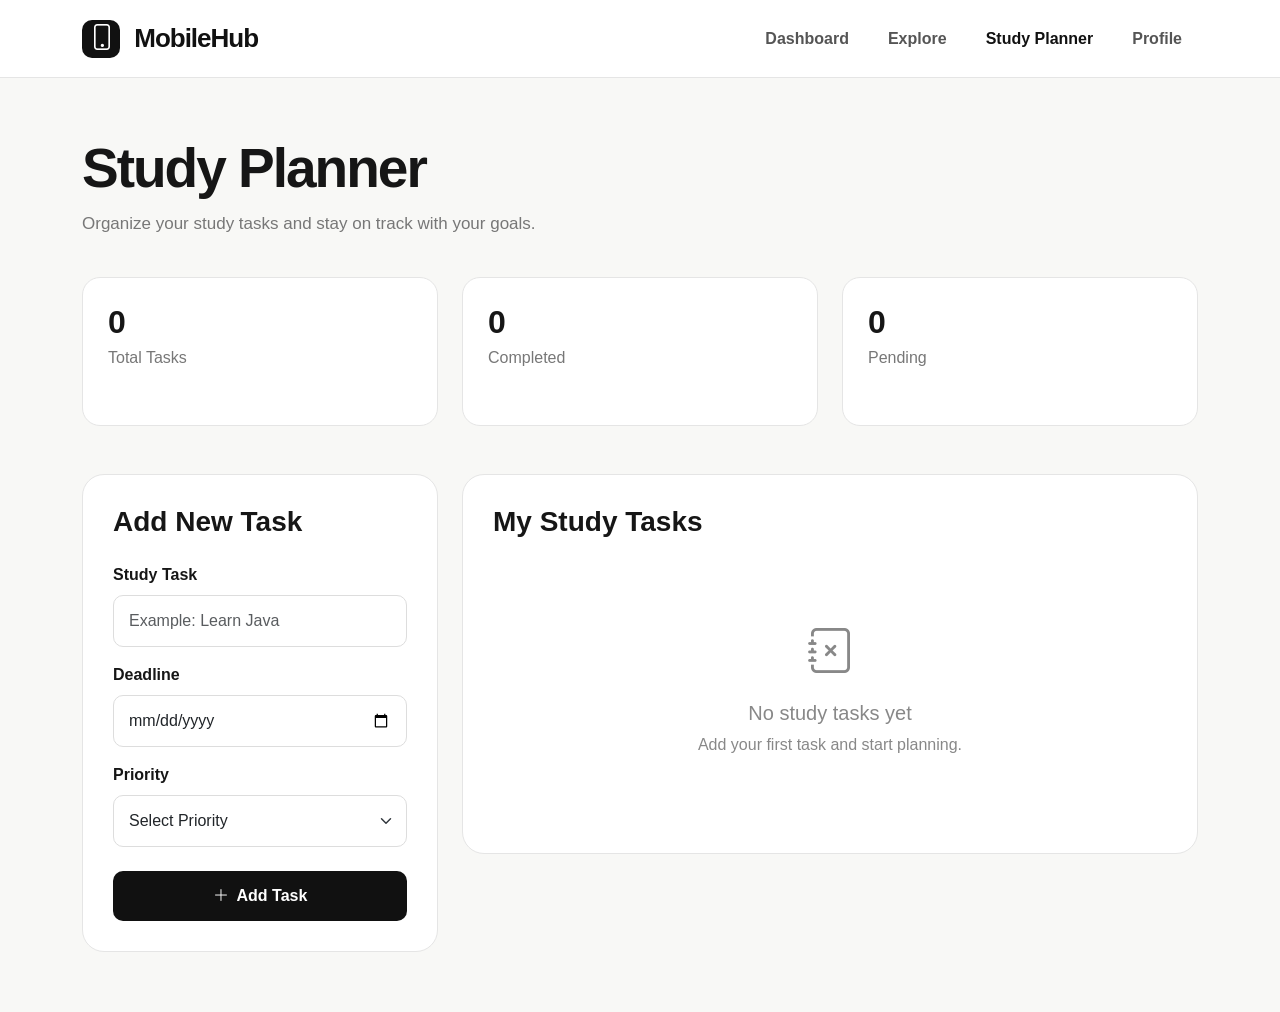
<file: study-planner.html>
<!DOCTYPE html>
<html lang="en">

<head>

    <meta charset="UTF-8">

    <meta name="viewport"
        content="width=device-width, initial-scale=1.0">

    <title>MobileHub | Study Planner</title>


    <!-- Bootstrap CSS -->

    <link
        href="https://cdn.jsdelivr.net/npm/bootstrap@5.3.3/dist/css/bootstrap.min.css"
        rel="stylesheet">


    <!-- Bootstrap Icons -->

    <link
        href="https://cdn.jsdelivr.net/npm/bootstrap-icons@1.11.3/font/bootstrap-icons.css"
        rel="stylesheet">
    <link rel="stylesheet" href="css/style.css">

</head>


<body>


    <!-- ================= NAVBAR ================= -->

    <nav class="navbar navbar-expand-lg custom-navbar">

        <div class="container">


            <a class="navbar-brand" href="dashboard.html">

                <span class="brand-icon">

                    <i class="bi bi-phone"></i>

                </span>

                MobileHub

            </a>


            <button
                class="navbar-toggler"
                type="button"
                data-bs-toggle="collapse"
                data-bs-target="#navbarMenu">

                <span class="navbar-toggler-icon"></span>

            </button>


            <div
                class="collapse navbar-collapse"
                id="navbarMenu">

                <ul class="navbar-nav ms-auto">

                    <li class="nav-item">

                        <a
                            class="nav-link"
                            href="dashboard.html">

                            Dashboard

                        </a>

                    </li>


                    <li class="nav-item">

                        <a
                            class="nav-link"
                            href="explore.html">

                            Explore

                        </a>

                    </li>


                    <li class="nav-item">

                        <a
                            class="nav-link active"
                            href="study-planner.html">

                            Study Planner

                        </a>

                    </li>


                    <li class="nav-item">

                        <a
                            class="nav-link"
                            href="profile.html">

                            Profile

                        </a>

                    </li>

                </ul>

            </div>

        </div>

    </nav>


    <!-- ================= STUDY PLANNER ================= -->

    <section class="planner-section">

        <div class="container">


            <!-- PAGE HEADER -->

            <div class="page-header">

                <h1>Study Planner</h1>

                <p>
                    Organize your study tasks and stay on track with your goals.
                </p>

            </div>


            <!-- STATISTICS -->

            <div class="row g-4 mb-5">


                <div class="col-md-4">

                    <div class="stat-card">

                        <h3 id="totalTasks">0</h3>

                        <p>Total Tasks</p>

                    </div>

                </div>


                <div class="col-md-4">

                    <div class="stat-card">

                        <h3 id="completedTasks">0</h3>

                        <p>Completed</p>

                    </div>

                </div>


                <div class="col-md-4">

                    <div class="stat-card">

                        <h3 id="pendingTasks">0</h3>

                        <p>Pending</p>

                    </div>

                </div>

            </div>


            <div class="row g-4">


                <!-- ================= ADD TASK ================= -->

                <div class="col-lg-4">

                    <div class="planner-card">

                        <h3>Add New Task</h3>


                        <form id="taskForm">


                            <!-- TASK NAME -->

                            <div class="mb-3">

                                <label class="form-label">

                                    Study Task

                                </label>


                                <input
                                    type="text"
                                    id="taskName"
                                    class="form-control"
                                    placeholder="Example: Learn Java"
                                    required>

                            </div>


                            <!-- DEADLINE -->

                            <div class="mb-3">

                                <label class="form-label">

                                    Deadline

                                </label>


                                <input
                                    type="date"
                                    id="deadline"
                                    class="form-control"
                                    required>

                            </div>


                            <!-- PRIORITY -->

                            <div class="mb-4">

                                <label class="form-label">

                                    Priority

                                </label>


                                <select
                                    id="priority"
                                    class="form-select"
                                    required>

                                    <option value="">
                                        Select Priority
                                    </option>

                                    <option value="High">
                                        High
                                    </option>

                                    <option value="Medium">
                                        Medium
                                    </option>

                                    <option value="Low">
                                        Low
                                    </option>

                                </select>

                            </div>


                            <!-- ADD BUTTON -->

                            <button
                                type="submit"
                                class="add-btn">

                                <i class="bi bi-plus-lg me-1"></i>

                                Add Task

                            </button>

                        </form>

                    </div>

                </div>


                <!-- ================= TASK LIST ================= -->

                <div class="col-lg-8">

                    <div class="planner-card">

                        <h3>My Study Tasks</h3>


                        <div
                            id="taskList"
                            class="task-list">

                        </div>

                    </div>

                </div>

            </div>

        </div>

    </section>


    <!-- ================= JAVASCRIPT ================= -->

    <script>

        const taskForm =
            document.getElementById("taskForm");

        const taskName =
            document.getElementById("taskName");

        const deadline =
            document.getElementById("deadline");

        const priority =
            document.getElementById("priority");

        const taskList =
            document.getElementById("taskList");


        // Get tasks from localStorage

        let tasks =
            JSON.parse(
                localStorage.getItem("studyTasks")
            ) || [];


        /* ================= SAVE TASKS ================= */

        function saveTasks() {

            localStorage.setItem(
                "studyTasks",
                JSON.stringify(tasks)
            );

        }


        /* ================= UPDATE STATISTICS ================= */

        function updateStats() {

            const total =
                tasks.length;

            const completed =
                tasks.filter(function (task) {

                    return task.completed;

                }).length;

            const pending =
                total - completed;


            document.getElementById(
                "totalTasks"
            ).textContent = total;


            document.getElementById(
                "completedTasks"
            ).textContent = completed;


            document.getElementById(
                "pendingTasks"
            ).textContent = pending;

        }


        /* ================= DISPLAY TASKS ================= */

        function displayTasks() {

            taskList.innerHTML = "";


            // If no tasks

            if (tasks.length === 0) {

                taskList.innerHTML = `

                    <div class="empty-message">

                        <i class="bi bi-journal-x"></i>

                        <h5>No study tasks yet</h5>

                        <p>
                            Add your first task and start planning.
                        </p>

                    </div>

                `;

                updateStats();

                return;

            }


            // Display each task

            tasks.forEach(function (task, index) {

                let priorityClass = "";


                if (task.priority === "High") {

                    priorityClass =
                        "priority-high";

                }

                else if (
                    task.priority === "Medium"
                ) {

                    priorityClass =
                        "priority-medium";

                }

                else {

                    priorityClass =
                        "priority-low";

                }


                taskList.innerHTML += `

                    <div
                        class="task-item ${
                            task.completed
                                ? "completed"
                                : ""
                        }">

                        <div
                            class="d-flex
                            justify-content-between
                            align-items-start
                            flex-wrap">

                            <div>

                                <div class="task-title">

                                    ${task.name}

                                </div>


                                <div class="task-details">

                                    <i class="bi bi-calendar-event me-1"></i>

                                    Deadline:
                                    ${task.deadline}

                                </div>


                                <span
                                    class="priority
                                    ${priorityClass}">

                                    ${task.priority}

                                </span>

                            </div>


                            <div class="task-actions">


                                <button
                                    class="complete-btn"
                                    onclick="toggleTask(${index})">

                                    <i class="bi bi-check-lg"></i>

                                </button>


                                <button
                                    class="delete-btn"
                                    onclick="deleteTask(${index})">

                                    <i class="bi bi-trash"></i>

                                </button>

                            </div>

                        </div>

                    </div>

                `;

            });


            updateStats();

        }


        /* ================= ADD TASK ================= */

        taskForm.addEventListener(
            "submit",
            function (event) {

                event.preventDefault();


                const newTask = {

                    name:
                        taskName.value.trim(),

                    deadline:
                        deadline.value,

                    priority:
                        priority.value,

                    completed:
                        false

                };


                tasks.push(newTask);


                saveTasks();


                displayTasks();


                taskForm.reset();

            }
        );


        /* ================= COMPLETE TASK ================= */

        function toggleTask(index) {

            tasks[index].completed =
                !tasks[index].completed;


            saveTasks();


            displayTasks();

        }


        /* ================= DELETE TASK ================= */

        function deleteTask(index) {

            tasks.splice(index, 1);


            saveTasks();


            displayTasks();

        }


        /* ================= INITIAL DISPLAY ================= */

        displayTasks();

    </script>


    <!-- Bootstrap JavaScript -->

    <script
        src="https://cdn.jsdelivr.net/npm/bootstrap@5.3.3/dist/js/bootstrap.bundle.min.js">

    </script>

</body>

</html>
</file>
<file: css/style.css>
/* MobileHub shared stylesheet
   Custom CSS collected from all MobileHub HTML pages.
   Bootstrap remains loaded separately in each HTML page.
*/

/* ============================================================
   SOURCE: index(1).html
   ============================================================ */

* {
            box-sizing: border-box;
        }

        html {
            scroll-behavior: smooth;
        }

        body {
            margin: 0;
            font-family: Arial, sans-serif;
            background-color: #f8f8f6;
            color: #161616;
        }


        /* ================= NAVBAR ================= */

        .custom-navbar {
            background-color: #f8f8f6;
            padding: 18px 0;
        }

        .navbar-brand {
            font-size: 26px;
            font-weight: 800;
            color: #111 !important;
            letter-spacing: -1px;
        }

        .brand-icon {
            display: inline-flex;
            align-items: center;
            justify-content: center;
            width: 38px;
            height: 38px;
            background-color: #111;
            color: white;
            border-radius: 10px;
            margin-right: 8px;
        }

        .nav-link {
            color: #555 !important;
            font-weight: 500;
            margin: 0 8px;
        }

        .nav-link:hover {
            color: #000 !important;
        }

        .login-link {
            text-decoration: none;
            color: #333;
            font-weight: 500;
            margin-right: 20px;
        }

        .start-btn {
            background-color: #111;
            color: white;
            padding: 10px 22px;
            border-radius: 10px;
            font-weight: 600;
            border: none;
        }

        .start-btn:hover {
            background-color: #333;
            color: white;
        }


        /* ================= HERO ================= */

        .hero-section {
            padding: 90px 0 60px;
            text-align: center;
        }

        .hero-title {
            font-size: clamp(55px, 8vw, 120px);
            font-weight: 800;
            line-height: 0.95;
            letter-spacing: -5px;
            max-width: 1400px;
            margin: auto;
        }

        .highlight-word {
    display: inline-flex;
    align-items: center;
    gap: 18px;
    padding: 10px 35px;
    border-radius: 100px;

    font-size: 1em; /* Same size */
    vertical-align: middle;

    animation: changeColor 6s infinite;
}

	/* Color changing animation */
	
	@keyframes changeColor {
	
	    0% {
	        background-color: #d9ead3;
	        color: #111;
	    }
	
	    25% {
	        background-color: #f8d7da;
	        color: #b02a37;
	    }
	
	    50% {
	        background-color: #cfe2ff;
	        color: #084298;
	    }
	
	    75% {
	        background-color: #fff3cd;
	        color: #664d03;
	    }
	
	    100% {
	        background-color: #d9ead3;
	        color: #111;
	    }
	}

        .grow-dot {
    width: 28px;
    height: 28px;
    border-radius: 50%;

    animation: changeDotColor 6s infinite;
}

@keyframes changeDotColor {

    0% {
        background-color: #111;
    }

    25% {
        background-color: #dc3545;
    }

    50% {
        background-color: #0d6efd;
    }

    75% {
        background-color: #ffc107;
    }

    100% {
        background-color: #111;
    }
}

        .hero-description {
            max-width: 720px;
            margin: 35px auto 30px;
            font-size: 20px;
            line-height: 1.6;
            color: #666;
        }

        .hero-btn {
            background-color: #111;
            color: white;
            padding: 14px 28px;
            border-radius: 10px;
            font-weight: 600;
        }

        .hero-btn:hover {
            background-color: #333;
            color: white;
        }

        .explore-btn {
            background-color: white;
            border: 1px solid #ddd;
            color: #222;
            padding: 14px 28px;
            border-radius: 10px;
            font-weight: 600;
        }

        .explore-btn:hover {
            background-color: #eee;
        }


        /* ================= APP PREVIEW ================= */

        .preview-section {
            padding: 30px 0 100px;
        }

        .app-preview {
            max-width: 1150px;
            margin: auto;
            background-color: white;
            border: 1px solid #e5e5e5;
            border-radius: 25px;
            overflow: hidden;
            box-shadow: 0 25px 70px rgba(0, 0, 0, 0.12);
        }

        .preview-topbar {
            height: 55px;
            display: flex;
            align-items: center;
            padding: 0 20px;
            border-bottom: 1px solid #e5e5e5;
        }

        .browser-dots {
            display: flex;
            gap: 7px;
        }

        .browser-dots span {
            width: 11px;
            height: 11px;
            border-radius: 50%;
            background-color: #d8d8d8;
        }

        .preview-body {
            display: flex;
            min-height: 550px;
        }


        /* ================= SIDEBAR PREVIEW ================= */

        .preview-sidebar {
            width: 220px;
            background-color: #171717;
            padding: 25px 15px;
            color: white;
        }

        .preview-logo {
            font-size: 20px;
            font-weight: bold;
            margin-bottom: 35px;
        }

        .preview-menu {
            list-style: none;
            padding: 0;
            margin: 0;
        }

        .preview-menu li {
            padding: 12px 14px;
            margin-bottom: 8px;
            border-radius: 8px;
            color: #bbb;
        }

        .preview-menu li.active {
            background-color: #333;
            color: white;
        }


        /* ================= DASHBOARD PREVIEW ================= */

        .preview-content {
            flex: 1;
            padding: 40px;
            background-color: #fafafa;
        }

        .preview-content h2 {
            font-weight: 700;
            margin-bottom: 8px;
        }

        .preview-subtitle {
            color: #777;
        }

        .stat-card {
            background-color: white;
            padding: 22px;
            border-radius: 15px;
            border: 1px solid #eee;
            height: 100%;
        }

        .stat-icon {
            font-size: 28px;
        }

        .stat-card h4 {
            font-size: 28px;
            font-weight: 700;
            margin-top: 15px;
            margin-bottom: 0;
        }

        .stat-card p {
            color: #888;
            margin-bottom: 0;
        }

        .task-box {
            margin-top: 30px;
            background-color: white;
            padding: 25px;
            border-radius: 15px;
            border: 1px solid #eee;
        }

        .task {
            padding: 15px 0;
            border-bottom: 1px solid #eee;
        }

        .task:last-child {
            border-bottom: none;
        }


        /* ================= FOOTER ================= */

        footer {
            background-color: #171717;
            color: white;
            padding: 35px 0;
        }


        /* ================= RESPONSIVE ================= */

        @media (max-width: 991px) {

            .hero-section {
                padding-top: 70px;
            }

            .hero-title {
                letter-spacing: -3px;
            }

            .navbar-nav {
                padding: 20px 0;
            }

            .nav-link {
                padding: 12px 0;
            }

            .login-link {
                margin: 10px 0 15px;
            }

        }


        @media (max-width: 767px) {

            .hero-section {
                padding: 60px 0 40px;
            }

            .hero-title {
                font-size: 58px;
                letter-spacing: -2px;
                line-height: 1;
            }

            .highlight-word {
                padding: 8px 20px;
                gap: 10px;
            }

            .grow-dot {
                width: 18px;
                height: 18px;
            }

            .hero-description {
                font-size: 17px;
                padding: 0 10px;
            }

            .preview-body {
                display: block;
            }

            .preview-sidebar {
                width: 100%;
            }

            .preview-menu {
                display: flex;
                flex-wrap: wrap;
                gap: 5px;
            }

            .preview-menu li {
                margin: 0;
                padding: 8px 10px;
                font-size: 13px;
            }

            .preview-logo {
                margin-bottom: 20px;
            }

            .preview-content {
                padding: 25px 18px;
            }

            .preview-content h2 {
                font-size: 25px;
            }

        }


/* ============================================================
   SOURCE: about.html
   ============================================================ */

/* ================= GENERAL ================= */

        * {
            box-sizing: border-box;
        }

        body {
            margin: 0;
            font-family: Arial, sans-serif;
            background-color: #f8f8f6;
            color: #161616;
        }


        /* ================= NAVBAR ================= */

        .custom-navbar {
            background-color: #f8f8f6;
            padding: 18px 0;
        }

        .navbar-brand {
            font-size: 26px;
            font-weight: 800;
            color: #111 !important;
            letter-spacing: -1px;
        }

        .brand-icon {
            display: inline-flex;
            align-items: center;
            justify-content: center;
            width: 38px;
            height: 38px;
            background-color: #111;
            color: white;
            border-radius: 10px;
            margin-right: 8px;
        }

        .nav-link {
            color: #555 !important;
            font-weight: 500;
            margin: 0 8px;
        }

        .nav-link:hover,
        .nav-link.active {
            color: #000 !important;
            font-weight: 700;
        }

        .login-link {
            text-decoration: none;
            color: #333;
            font-weight: 500;
            margin-right: 20px;
        }

        .start-btn {
            background-color: #111;
            color: white;
            padding: 10px 22px;
            border-radius: 10px;
            font-weight: 600;
            border: none;
        }

        .start-btn:hover {
            background-color: #333;
            color: white;
        }


        /* ================= HERO ================= */

        .about-hero {
            text-align: center;
            padding: 90px 0 80px;
        }

        .small-title {
            display: inline-block;
            background-color: #e4e4e0;
            padding: 10px 20px;
            border-radius: 50px;
            font-weight: 600;
            margin-bottom: 25px;
        }

        .about-title {
            font-size: clamp(50px, 7vw, 100px);
            font-weight: 800;
            letter-spacing: -4px;
            line-height: 0.95;
            margin-bottom: 30px;
        }

        .about-description {
            max-width: 750px;
            margin: auto;
            font-size: 20px;
            color: #666;
            line-height: 1.7;
        }


        /* ================= MOBILEHUB STORY ================= */

        .story-section {
            padding: 80px 0;
        }

        .story-box {
            background-color: white;
            border: 1px solid #e5e5e5;
            border-radius: 30px;
            padding: 55px;
        }

        .story-box h2 {
            font-size: clamp(35px, 4vw, 55px);
            font-weight: 800;
            margin-bottom: 25px;
        }

        .story-box p {
            color: #666;
            font-size: 17px;
            line-height: 1.8;
        }

        .story-visual {
            height: 100%;
            min-height: 350px;
            background-color: #171717;
            border-radius: 25px;
            display: flex;
            align-items: center;
            justify-content: center;
            font-size: 120px;
        }


        /* ================= MISSION ================= */

        .mission-section {
            padding: 80px 0;
            background-color: white;
        }

        .mission-heading {
            text-align: center;
            margin-bottom: 50px;
        }

        .mission-heading h2 {
            font-size: clamp(40px, 5vw, 70px);
            font-weight: 800;
            letter-spacing: -3px;
        }

        .mission-heading p {
            color: #666;
            font-size: 18px;
            max-width: 700px;
            margin: 20px auto;
        }

        .mission-card {
            background-color: #f8f8f6;
            border-radius: 25px;
            padding: 35px;
            height: 100%;
            text-align: center;
            transition: 0.3s;
        }

        .mission-card:hover {
            transform: translateY(-8px);
        }

        .mission-icon {
            width: 75px;
            height: 75px;
            background-color: white;
            border-radius: 20px;
            display: flex;
            align-items: center;
            justify-content: center;
            margin: 0 auto 25px;
            font-size: 32px;
            border: 1px solid #e5e5e5;
        }

        .mission-card h4 {
            font-weight: 750;
            margin-bottom: 15px;
        }

        .mission-card p {
            color: #666;
            line-height: 1.7;
        }


        /* ================= VALUES ================= */

        .values-section {
            padding: 100px 0;
        }

        .values-title {
            text-align: center;
            font-size: clamp(40px, 5vw, 70px);
            font-weight: 800;
            letter-spacing: -3px;
            margin-bottom: 60px;
        }

        .value-item {
            border-bottom: 1px solid #ddd;
            padding: 30px 0;
        }

        .value-number {
            font-size: 18px;
            color: #888;
        }

        .value-item h3 {
            font-size: 32px;
            font-weight: 800;
        }

        .value-item p {
            color: #666;
            margin-bottom: 0;
            line-height: 1.7;
        }


        /* ================= CTA ================= */

        .cta-section {
            padding: 0 0 100px;
        }

        .cta-box {
            background-color: #171717;
            color: white;
            border-radius: 30px;
            padding: 70px 25px;
            text-align: center;
        }

        .cta-box h2 {
            font-size: clamp(40px, 5vw, 70px);
            font-weight: 800;
            letter-spacing: -3px;
        }

        .cta-box p {
            color: #bbb;
            font-size: 18px;
            max-width: 650px;
            margin: 25px auto;
        }

        .cta-btn {
            background-color: white;
            color: #111;
            padding: 14px 28px;
            border-radius: 10px;
            font-weight: 700;
        }

        .cta-btn:hover {
            background-color: #e8e8e8;
            color: #111;
        }


        /* ================= FOOTER ================= */

        footer {
            background-color: #171717;
            color: white;
            padding: 35px 0;
        }


        /* ================= RESPONSIVE ================= */

        @media (max-width: 991px) {

            .navbar-nav {
                padding: 20px 0;
            }

            .nav-link {
                padding: 12px 0;
            }

            .login-link {
                margin: 10px 0 15px;
            }

            .about-hero {
                padding: 70px 0 60px;
            }

            .story-box {
                padding: 35px;
            }

            .story-visual {
                min-height: 250px;
                margin-top: 30px;
            }

        }


        @media (max-width: 767px) {

            .about-title {
                letter-spacing: -2px;
            }

            .about-description {
                font-size: 17px;
                padding: 0 10px;
            }

            .story-box {
                padding: 25px;
            }

            .mission-card {
                padding: 28px;
            }

        }


/* ============================================================
   SOURCE: achievements.html
   ============================================================ */

/* ================= GENERAL ================= */

        * {
            box-sizing: border-box;
        }

        body {
            margin: 0;
            font-family: Arial, sans-serif;
            background-color: #f8f8f6;
            color: #161616;
        }


        /* ================= NAVBAR ================= */

        .custom-navbar {
            background-color: #ffffff;
            border-bottom: 1px solid #e5e5e5;
            padding: 14px 0;
        }

        .navbar-brand {
            font-size: 26px;
            font-weight: 800;
            color: #111 !important;
            letter-spacing: -1px;
        }

        .brand-icon {
            display: inline-flex;
            align-items: center;
            justify-content: center;
            width: 38px;
            height: 38px;
            background-color: #111;
            color: white;
            border-radius: 10px;
            margin-right: 8px;
        }

        .nav-link {
            color: #555 !important;
            font-weight: 600;
            margin-left: 15px;
        }

        .nav-link:hover,
        .nav-link.active {
            color: #111 !important;
        }

        .navbar-toggler {
            border: 1px solid #ddd;
            box-shadow: none !important;
        }


        /* ================= PAGE ================= */

        .achievement-section {
            padding: 60px 0;
        }

        .page-header {
            margin-bottom: 40px;
        }

        .page-header h1 {
            font-size: clamp(35px, 5vw, 55px);
            font-weight: 800;
            letter-spacing: -2px;
            margin-bottom: 10px;
        }

        .page-header p {
            color: #777;
            font-size: 17px;
        }


        /* ================= STAT CARD ================= */

        .stat-card {
            background-color: white;
            border: 1px solid #e5e5e5;
            border-radius: 18px;
            padding: 25px;
            margin-bottom: 30px;
        }

        .stat-card h3 {
            font-size: 35px;
            font-weight: 800;
            margin-bottom: 5px;
        }

        .stat-card p {
            color: #777;
            margin-bottom: 0;
        }


        /* ================= CARD ================= */

        .achievement-card {
            background-color: white;
            border: 1px solid #e5e5e5;
            border-radius: 22px;
            padding: 30px;
            height: 100%;
        }

        .achievement-card h3 {
            font-weight: 750;
            margin-bottom: 25px;
        }


        /* ================= FORM ================= */

        .form-label {
            font-weight: 600;
            margin-bottom: 8px;
        }

        .form-control,
        .form-select {
            padding: 13px 15px;
            border-radius: 10px;
            border: 1px solid #ddd;
        }

        .form-control:focus,
        .form-select:focus {
            border-color: #111;
            box-shadow: none;
        }


        /* ================= BUTTON ================= */

        .add-btn {
            width: 100%;
            background-color: #111;
            color: white;
            border: none;
            padding: 13px;
            border-radius: 10px;
            font-weight: 700;
            transition: 0.3s;
        }

        .add-btn:hover {
            background-color: #333;
        }


        /* ================= ACHIEVEMENT ITEM ================= */

        .achievement-item {
            border: 1px solid #e5e5e5;
            border-radius: 16px;
            padding: 20px;
            margin-bottom: 15px;
            transition: 0.3s;
        }

        .achievement-item:hover {
            box-shadow: 0 8px 20px rgba(0, 0, 0, 0.06);
        }


        /* ================= ICON ================= */

        .achievement-icon {
            width: 52px;
            height: 52px;
            display: flex;
            align-items: center;
            justify-content: center;
            background-color: #111;
            color: white;
            border-radius: 14px;
            font-size: 23px;
            flex-shrink: 0;
        }


        /* ================= TEXT ================= */

        .achievement-title {
            font-size: 18px;
            font-weight: 700;
            margin-bottom: 4px;
        }

        .achievement-info {
            color: #777;
            font-size: 14px;
            margin-bottom: 6px;
        }

        .achievement-description {
            color: #555;
            font-size: 14px;
            margin-top: 8px;
            line-height: 1.6;
        }


        /* ================= TYPE BADGE ================= */

        .type-badge {
            display: inline-block;
            background-color: #f1f1f1;
            color: #333;
            padding: 5px 12px;
            border-radius: 20px;
            font-size: 12px;
            font-weight: 700;
            margin-top: 8px;
        }


        /* ================= DELETE BUTTON ================= */

        .delete-btn {
            border: none;
            background-color: #f8d7da;
            color: #842029;
            padding: 8px 12px;
            border-radius: 8px;
        }


        /* ================= EMPTY MESSAGE ================= */

        .empty-message {
            text-align: center;
            color: #888;
            padding: 50px 20px;
        }

        .empty-message i {
            font-size: 45px;
            display: block;
            margin-bottom: 15px;
        }


        /* ================= RESPONSIVE ================= */

        @media (max-width: 767px) {

            .achievement-section {
                padding: 40px 0;
            }

            .achievement-card {
                padding: 22px;
            }

            .delete-btn {
                margin-top: 15px;
            }

        }


/* ============================================================
   SOURCE: career.html
   ============================================================ */

/* ================= GENERAL ================= */

        * {
            box-sizing: border-box;
        }


        body {
            margin: 0;
            font-family: Arial, sans-serif;
            background-color: #f8f8f6;
            color: #161616;
        }


        /* ================= NAVBAR ================= */

        .custom-navbar {
            background-color: #ffffff;
            border-bottom: 1px solid #e5e5e5;
            padding: 14px 0;
        }


        .navbar-brand {
            font-size: 26px;
            font-weight: 800;
            color: #111 !important;
            letter-spacing: -1px;
        }


        .brand-icon {
            display: inline-flex;
            align-items: center;
            justify-content: center;
            width: 38px;
            height: 38px;
            background-color: #111;
            color: white;
            border-radius: 10px;
            margin-right: 8px;
        }


        .nav-link {
            color: #555 !important;
            font-weight: 600;
            margin-left: 15px;
        }


        .nav-link:hover,
        .nav-link.active {
            color: #111 !important;
        }


        .navbar-toggler {
            border: 1px solid #ddd;
            box-shadow: none !important;
        }


        /* ================= CAREER SECTION ================= */

        .career-section {
            padding: 60px 0;
        }


        /* ================= PAGE HEADER ================= */

        .page-header {
            margin-bottom: 40px;
        }


        .page-header h1 {
            font-size: clamp(35px, 5vw, 55px);
            font-weight: 800;
            letter-spacing: -2px;
            margin-bottom: 10px;
        }


        .page-header p {
            color: #777;
            font-size: 17px;
        }


        /* ================= CARD ================= */

        .career-card {
            background-color: white;
            border: 1px solid #e5e5e5;
            border-radius: 22px;
            padding: 30px;
            height: 100%;
        }


        .career-card h3 {
            font-weight: 750;
            margin-bottom: 25px;
        }


        /* ================= FORM ================= */

        .form-label {
            font-weight: 600;
            margin-bottom: 8px;
        }


        .form-control,
        .form-select {
            padding: 13px 15px;
            border-radius: 10px;
            border: 1px solid #ddd;
        }


        .form-control:focus,
        .form-select:focus {
            border-color: #111;
            box-shadow: none;
        }


        /* ================= BUTTON ================= */

        .save-btn,
        .add-btn {
            width: 100%;
            background-color: #111;
            color: white;
            border: none;
            padding: 13px;
            border-radius: 10px;
            font-weight: 700;
            transition: 0.3s;
        }


        .save-btn:hover,
        .add-btn:hover {
            background-color: #333;
        }


        /* ================= CAREER SUMMARY ================= */

        .career-summary {
            background-color: #171717;
            color: white;
            border-radius: 22px;
            padding: 30px;
            margin-bottom: 30px;
        }


        .career-summary h2 {
            font-size: 28px;
            font-weight: 800;
            margin-bottom: 8px;
        }


        .career-summary p {
            color: #c9c9c9;
            margin-bottom: 5px;
        }


        /* ================= PROGRESS ================= */

        .progress {
            height: 12px;
            border-radius: 20px;
            margin-top: 20px;
        }


        .progress-bar {
            background-color: white;
        }


        .progress-text {
            margin-top: 10px;
            font-weight: 700;
        }


        /* ================= ROADMAP ================= */

        .roadmap-item {
            border: 1px solid #e5e5e5;
            border-radius: 14px;
            padding: 18px;
            margin-bottom: 12px;
            transition: 0.3s;
        }


        .roadmap-item.completed {
            background-color: #f1f1f1;
        }


        .roadmap-item.completed .skill-name {
            text-decoration: line-through;
            opacity: 0.6;
        }


        .skill-name {
            font-size: 17px;
            font-weight: 700;
        }


        .skill-status {
            font-size: 14px;
            color: #777;
            margin-top: 3px;
        }


        /* ================= ACTION BUTTONS ================= */

        .complete-btn {
            border: none;
            background-color: #d1e7dd;
            color: #0f5132;
            padding: 8px 12px;
            border-radius: 8px;
            margin-right: 5px;
        }


        .delete-btn {
            border: none;
            background-color: #f8d7da;
            color: #842029;
            padding: 8px 12px;
            border-radius: 8px;
        }


        /* ================= EMPTY MESSAGE ================= */

        .empty-message {
            text-align: center;
            padding: 40px 20px;
            color: #888;
        }


        .empty-message i {
            font-size: 45px;
            display: block;
            margin-bottom: 15px;
        }


        /* ================= RESPONSIVE ================= */

        @media (max-width: 767px) {

            .career-section {
                padding: 40px 0;
            }


            .career-card {
                padding: 22px;
            }


            .roadmap-actions {
                margin-top: 15px;
            }

        }


/* ============================================================
   SOURCE: dashboard.html
   ============================================================ */

* {
            box-sizing: border-box;
        }

        body {
            margin: 0;
            font-family: Arial, sans-serif;
            background-color: #f8f8f6;
            color: #161616;
        }


        /* ================= TOP NAVBAR ================= */

        .top-navbar {
            height: 75px;
            background-color: white;
            border-bottom: 1px solid #e5e5e5;
            display: flex;
            align-items: center;
            padding: 0 25px;
            position: fixed;
            top: 0;
            left: 0;
            right: 0;
            z-index: 1000;
        }

        .brand {
            font-size: 24px;
            font-weight: 800;
            color: #111;
            text-decoration: none;
        }

        .brand-icon {
            display: inline-flex;
            justify-content: center;
            align-items: center;
            width: 38px;
            height: 38px;
            background-color: #111;
            color: white;
            border-radius: 10px;
            margin-right: 8px;
        }

        .menu-btn {
            border: none;
            background: transparent;
            font-size: 25px;
            margin-right: 15px;
        }

        .profile-small {
            width: 40px;
            height: 40px;
            border-radius: 50%;
            background-color: #111;
            color: white;
            display: flex;
            align-items: center;
            justify-content: center;
            font-weight: bold;
        }


        /* ================= SIDEBAR ================= */

        .sidebar {
            width: 250px;
            height: calc(100vh - 75px);
            position: fixed;
            top: 75px;
            left: 0;
            background-color: white;
            border-right: 1px solid #e5e5e5;
            padding: 25px 15px;
        }

        .sidebar .nav-link {
            color: #666;
            padding: 13px 15px;
            border-radius: 10px;
            margin-bottom: 6px;
            font-weight: 500;
        }

        .sidebar .nav-link i {
            font-size: 18px;
            margin-right: 12px;
        }

                .sidebar .nav-link {
            color: #444 !important;
            background-color: transparent !important;
        }

        .sidebar .nav-link:hover {
            color: #111 !important;
            background-color: #f5f5f5 !important;
        }

        .sidebar .nav-link.active {
            color: #fff !important;
            background-color: #111 !important;
        }

        .sidebar-bottom {
            position: absolute;
            bottom: 25px;
            left: 15px;
            right: 15px;
        }


        /* ================= MAIN CONTENT ================= */

        .main-content {
            margin-left: 250px;
            margin-top: 75px;
            padding: 40px;
        }


        /* ================= WELCOME ================= */

        .welcome-section {
            margin-bottom: 35px;
        }

        .welcome-section h1 {
            font-size: 42px;
            font-weight: 800;
            margin-bottom: 10px;
        }

        .welcome-section p {
            color: #777;
            font-size: 17px;
        }

        .date-box {
            background-color: white;
            border: 1px solid #e5e5e5;
            border-radius: 12px;
            padding: 12px 18px;
            font-weight: 600;
        }


        /* ================= PROGRESS CARD ================= */

        .progress-card {
            background-color: #171717;
            color: white;
            border-radius: 25px;
            padding: 35px;
            height: 100%;
        }

        .progress-card p {
            color: #aaa;
        }

        .progress-number {
            font-size: 60px;
            font-weight: 800;
        }

        .progress {
            height: 12px;
            border-radius: 20px;
            background-color: #444;
        }

        .progress-bar {
            background-color: white;
        }


        /* ================= STATS ================= */

        .stat-card {
            background-color: white;
            border: 1px solid #e5e5e5;
            border-radius: 20px;
            padding: 25px;
            height: 100%;
        }

        .stat-icon {
            width: 50px;
            height: 50px;
            background-color: #f1f1ef;
            border-radius: 15px;
            display: flex;
            justify-content: center;
            align-items: center;
            font-size: 22px;
            margin-bottom: 20px;
        }

        .stat-card h3 {
            font-size: 30px;
            font-weight: 800;
            margin-bottom: 5px;
        }

        .stat-card p {
            color: #777;
            margin: 0;
        }


        /* ================= SECTION TITLE ================= */

        .section-title {
            font-size: 25px;
            font-weight: 800;
            margin: 40px 0 20px;
        }


        /* ================= TASK CARD ================= */

        .task-card {
            background-color: white;
            border: 1px solid #e5e5e5;
            border-radius: 18px;
            padding: 20px;
            margin-bottom: 15px;
            display: flex;
            align-items: center;
            justify-content: space-between;
        }

        .task-left {
            display: flex;
            align-items: center;
        }

        .task-check {
            width: 22px;
            height: 22px;
            margin-right: 15px;
            cursor: pointer;
        }

        .task-card h6 {
            margin: 0;
            font-weight: 700;
        }

        .task-card small {
            color: #888;
        }

        .task-status {
            background-color: #f1f1ef;
            padding: 7px 12px;
            border-radius: 20px;
            font-size: 13px;
            font-weight: 600;
        }


        /* ================= GOALS ================= */

        .goal-card {
            background-color: white;
            border: 1px solid #e5e5e5;
            border-radius: 20px;
            padding: 25px;
            height: 100%;
        }

        .goal-card h5 {
            font-weight: 800;
        }

        .goal-card p {
            color: #777;
        }

        .goal-progress {
            height: 8px;
            background-color: #eee;
            border-radius: 20px;
            overflow: hidden;
            margin-top: 15px;
        }

        .goal-progress-bar {
            height: 100%;
            background-color: #111;
            border-radius: 20px;
        }


        /* ================= QUICK ACCESS ================= */

        .quick-card {
            display: block;
            text-decoration: none;
            color: #111;
            background-color: white;
            border: 1px solid #e5e5e5;
            border-radius: 18px;
            padding: 25px;
            height: 100%;
            transition: 0.3s;
        }

        .quick-card:hover {
            color: #111;
            transform: translateY(-5px);
            box-shadow: 0 15px 35px rgba(0, 0, 0, 0.08);
        }

        .quick-card i {
            font-size: 30px;
        }

        .quick-card h5 {
            margin-top: 15px;
            font-weight: 750;
        }

        .quick-card p {
            color: #777;
            font-size: 14px;
            margin-bottom: 0;
        }


        /* ================= RESPONSIVE ================= */

        @media (max-width: 991px) {

            .sidebar {
                transform: translateX(-100%);
                transition: 0.3s;
                z-index: 999;
            }

            .sidebar.show {
                transform: translateX(0);
            }

            .main-content {
                margin-left: 0;
                padding: 25px;
            }

        }


        @media (max-width: 767px) {

            .top-navbar {
                padding: 0 15px;
            }

            .brand {
                font-size: 20px;
            }

            .main-content {
                padding: 20px 15px;
            }

            .welcome-section h1 {
                font-size: 32px;
            }

            .progress-number {
                font-size: 45px;
            }

            .date-box {
                margin-top: 15px;
            }

            .task-card {
                align-items: flex-start;
            }

        }


/* ============================================================
   SOURCE: explore.html
   ============================================================ */

/* ================= GENERAL ================= */

        * {
            box-sizing: border-box;
        }

        body {
            margin: 0;
            font-family: Arial, sans-serif;
            background-color: #f8f8f6;
            color: #161616;
        }


        /* ================= NAVBAR ================= */

        .custom-navbar {
            background-color: #ffffff;
            border-bottom: 1px solid #e5e5e5;
            padding: 14px 0;
        }


        .navbar-brand {
            font-size: 26px;
            font-weight: 800;
            color: #111 !important;
            letter-spacing: -1px;
        }


        .brand-icon {
            display: inline-flex;
            align-items: center;
            justify-content: center;
            width: 38px;
            height: 38px;
            background-color: #111;
            color: white;
            border-radius: 10px;
            margin-right: 8px;
        }


        .nav-link {
            color: #555 !important;
            font-weight: 600;
            margin-left: 15px;
        }


        .nav-link:hover,
        .nav-link.active {
            color: #111 !important;
        }


        .navbar-toggler {
            border: 1px solid #ddd;
            box-shadow: none !important;
        }


        /* ================= EXPLORE SECTION ================= */

        .explore-section {
            padding: 70px 0;
        }


        /* ================= HEADER ================= */

        .explore-header {
            text-align: center;
            max-width: 700px;
            margin: 0 auto 55px;
        }


        .explore-header h1 {
            font-size: clamp(38px, 5vw, 60px);
            font-weight: 800;
            letter-spacing: -2px;
            margin-bottom: 15px;
        }


        .explore-header p {
            color: #777;
            font-size: 18px;
            line-height: 1.7;
        }


        /* ================= FEATURE CARD ================= */

        .feature-card {
            background-color: white;
            border: 1px solid #e5e5e5;
            border-radius: 22px;
            padding: 30px;
            height: 100%;
            transition: 0.3s;
        }


        .feature-card:hover {
            transform: translateY(-7px);
            box-shadow: 0 15px 35px rgba(0, 0, 0, 0.08);
        }


        /* ================= ICON ================= */

        .feature-icon {
            width: 58px;
            height: 58px;
            display: flex;
            align-items: center;
            justify-content: center;
            background-color: #111;
            color: white;
            border-radius: 16px;
            font-size: 26px;
            margin-bottom: 25px;
        }


        /* ================= CARD TEXT ================= */

        .feature-card h3 {
            font-size: 23px;
            font-weight: 750;
            margin-bottom: 12px;
        }


        .feature-card p {
            color: #777;
            line-height: 1.7;
            margin-bottom: 25px;
        }


        /* ================= EXPLORE BUTTON ================= */

        .explore-btn {
            display: inline-flex;
            align-items: center;
            text-decoration: none;
            color: #111;
            font-weight: 700;
            transition: 0.3s;
        }


        .explore-btn:hover {
            color: #555;
        }


        .explore-btn i {
            margin-left: 8px;
            transition: 0.3s;
        }


        .explore-btn:hover i {
            transform: translateX(5px);
        }


        /* ================= WELCOME BOX ================= */

        .welcome-box {
            background-color: #171717;
            color: white;
            border-radius: 25px;
            padding: 40px;
            margin-bottom: 45px;
        }


        .welcome-box h2 {
            font-size: 30px;
            font-weight: 800;
            margin-bottom: 10px;
        }


        .welcome-box p {
            color: #bdbdbd;
            margin-bottom: 0;
            line-height: 1.7;
        }


        /* ================= RESPONSIVE ================= */

        @media (max-width: 991px) {

            .explore-section {
                padding: 50px 0;
            }


            .feature-card {
                padding: 25px;
            }

        }


        @media (max-width: 767px) {

            .explore-section {
                padding: 40px 0;
            }


            .explore-header {
                margin-bottom: 40px;
            }


            .welcome-box {
                padding: 30px 25px;
            }


            .welcome-box h2 {
                font-size: 26px;
            }

        }


/* ============================================================
   SOURCE: feature.html
   ============================================================ */

/* ================= GENERAL ================= */

        * {
            box-sizing: border-box;
        }

        body {
            margin: 0;
            font-family: Arial, sans-serif;
            background-color: #f8f8f6;
            color: #161616;
        }


        /* ================= NAVBAR ================= */

        .custom-navbar {
            background-color: #f8f8f6;
            padding: 18px 0;
        }

        .navbar-brand {
            font-size: 26px;
            font-weight: 800;
            color: #111 !important;
            letter-spacing: -1px;
        }

        .brand-icon {
            display: inline-flex;
            align-items: center;
            justify-content: center;
            width: 38px;
            height: 38px;
            background-color: #111;
            color: white;
            border-radius: 10px;
            margin-right: 8px;
        }

        .nav-link {
            color: #555 !important;
            font-weight: 500;
            margin: 0 8px;
        }

        .nav-link:hover,
        .nav-link.active {
            color: #000 !important;
            font-weight: 700;
        }

        .login-link {
            text-decoration: none;
            color: #333;
            font-weight: 500;
            margin-right: 20px;
        }

        .start-btn {
            background-color: #111;
            color: white;
            padding: 10px 22px;
            border-radius: 10px;
            font-weight: 600;
            border: none;
        }

        .start-btn:hover {
            background-color: #333;
            color: white;
        }


        /* ================= HERO ================= */

        .features-hero {
            text-align: center;
            padding: 90px 0 70px;
        }

        .small-title {
            display: inline-block;
            background-color: #e4e4e0;
            padding: 10px 20px;
            border-radius: 50px;
            font-weight: 600;
            margin-bottom: 25px;
        }

        .features-title {
            font-size: clamp(50px, 7vw, 100px);
            font-weight: 800;
            letter-spacing: -4px;
            line-height: 0.95;
        }

        .features-description {
            max-width: 700px;
            margin: 30px auto 0;
            font-size: 20px;
            color: #666;
            line-height: 1.6;
        }


        /* ================= FEATURES ================= */

        .features-section {
            padding: 20px 0 100px;
        }

        .feature-card {
            background-color: white;
            border: 1px solid #e5e5e5;
            border-radius: 25px;
            padding: 35px;
            height: 100%;
            transition: 0.3s ease;
        }

        .feature-card:hover {
            transform: translateY(-10px);
            box-shadow: 0 20px 50px rgba(0, 0, 0, 0.10);
        }

        .feature-icon {
            width: 70px;
            height: 70px;
            display: flex;
            justify-content: center;
            align-items: center;
            border-radius: 20px;
            font-size: 32px;
            margin-bottom: 25px;
        }


        /* Different feature icon backgrounds */

        .study-icon {
            background-color: #dbeafe;
        }

        .skill-icon {
            background-color: #dcfce7;
        }

        .career-icon {
            background-color: #fef3c7;
        }

        .profile-icon {
            background-color: #fce7f3;
        }

        .achievement-icon {
            background-color: #ede9fe;
        }

        .progress-icon {
            background-color: #ffedd5;
        }


        .feature-card h3 {
            font-weight: 750;
            margin-bottom: 15px;
        }

        .feature-card p {
            color: #666;
            line-height: 1.7;
            font-size: 16px;
        }

        .explore-link {
            display: inline-block;
            margin-top: 20px;
            text-decoration: none;
            color: #111;
            font-weight: 700;
            transition: 0.3s;
        }

        .explore-link:hover {
            transform: translateX(6px);
            color: #555;
        }


        /* ================= CTA SECTION ================= */

        .cta-section {
            padding: 80px 0 100px;
        }

        .cta-box {
            background-color: #171717;
            color: white;
            border-radius: 30px;
            padding: 70px 30px;
            text-align: center;
        }

        .cta-box h2 {
            font-size: clamp(40px, 5vw, 70px);
            font-weight: 800;
            letter-spacing: -3px;
        }

        .cta-box p {
            color: #bbb;
            font-size: 18px;
            max-width: 650px;
            margin: 25px auto;
        }

        .cta-btn {
            background-color: white;
            color: #111;
            padding: 14px 28px;
            border-radius: 10px;
            font-weight: 700;
        }

        .cta-btn:hover {
            background-color: #e8e8e8;
            color: #111;
        }


        /* ================= FOOTER ================= */

        footer {
            background-color: #171717;
            color: white;
            padding: 35px 0;
        }


        /* ================= RESPONSIVE ================= */

        @media (max-width: 991px) {

            .navbar-nav {
                padding: 20px 0;
            }

            .nav-link {
                padding: 12px 0;
            }

            .login-link {
                margin: 10px 0 15px;
            }

            .features-hero {
                padding: 70px 0 50px;
            }

        }


        @media (max-width: 767px) {

            .features-title {
                letter-spacing: -2px;
            }

            .features-description {
                font-size: 17px;
                padding: 0 10px;
            }

            .feature-card {
                padding: 28px;
            }

            .cta-box {
                padding: 50px 20px;
            }

        }


/* ============================================================
   SOURCE: forgot-password.html
   ============================================================ */

* {
            box-sizing: border-box;
        }

        body {
            margin: 0;
            font-family: Arial, sans-serif;
            background-color: #f8f8f6;
            color: #161616;
        }


        /* ================= NAVBAR ================= */

        .custom-navbar {
            background-color: #f8f8f6;
            padding: 18px 0;
        }

        .navbar-brand {
            font-size: 26px;
            font-weight: 800;
            color: #111 !important;
            letter-spacing: -1px;
        }

        .brand-icon {
            display: inline-flex;
            align-items: center;
            justify-content: center;
            width: 38px;
            height: 38px;
            background-color: #111;
            color: white;
            border-radius: 10px;
            margin-right: 8px;
        }

        .back-link {
            text-decoration: none;
            color: #555;
            font-weight: 600;
        }

        .back-link:hover {
            color: #111;
        }


        /* ================= SECTION ================= */

        .forgot-section {
            min-height: calc(100vh - 80px);
            display: flex;
            align-items: center;
            padding: 50px 0;
        }

        .forgot-card {
            max-width: 550px;
            margin: auto;
            background-color: white;
            border: 1px solid #e5e5e5;
            border-radius: 25px;
            padding: 50px;
        }


        /* ================= ICON ================= */

        .forgot-icon {
            width: 65px;
            height: 65px;
            display: flex;
            align-items: center;
            justify-content: center;
            background-color: #111;
            color: white;
            border-radius: 18px;
            font-size: 28px;
            margin-bottom: 25px;
        }


        /* ================= TEXT ================= */

        .forgot-card h1 {
            font-size: 36px;
            font-weight: 800;
            margin-bottom: 10px;
        }

        .forgot-card p {
            color: #777;
            margin-bottom: 30px;
            line-height: 1.6;
        }


        /* ================= FORM ================= */

        .form-label {
            font-weight: 600;
            margin-bottom: 8px;
        }

        .form-control {
            padding: 14px 16px;
            border-radius: 10px;
            border: 1px solid #ddd;
        }

        .form-control:focus {
            border-color: #111;
            box-shadow: none;
        }


        /* ================= BUTTON ================= */

        .reset-btn {
            width: 100%;
            background-color: #111;
            color: white;
            border: none;
            padding: 14px;
            border-radius: 10px;
            font-weight: 700;
            margin-top: 10px;
            transition: 0.3s;
        }

        .reset-btn:hover {
            background-color: #333;
        }


        /* ================= LOGIN LINK ================= */

        .login-text {
            text-align: center;
            margin-top: 25px;
            color: #777;
        }

        .login-text a {
            color: #111;
            font-weight: 700;
            text-decoration: none;
        }


        /* ================= RESPONSIVE ================= */

        @media (max-width: 576px) {

            .forgot-card {
                padding: 35px 25px;
                border-radius: 20px;
            }

            .forgot-card h1 {
                font-size: 30px;
            }

        }


/* ============================================================
   SOURCE: how-it-works.html
   ============================================================ */

/* ================= GENERAL ================= */

        * {
            box-sizing: border-box;
        }

        body {
            margin: 0;
            font-family: Arial, sans-serif;
            background-color: #f8f8f6;
            color: #161616;
        }


        /* ================= NAVBAR ================= */

        .custom-navbar {
            background-color: #f8f8f6;
            padding: 18px 0;
        }

        .navbar-brand {
            font-size: 26px;
            font-weight: 800;
            color: #111 !important;
            letter-spacing: -1px;
        }

        .brand-icon {
            display: inline-flex;
            align-items: center;
            justify-content: center;
            width: 38px;
            height: 38px;
            background-color: #111;
            color: white;
            border-radius: 10px;
            margin-right: 8px;
        }

        .nav-link {
            color: #555 !important;
            font-weight: 500;
            margin: 0 8px;
        }

        .nav-link:hover,
        .nav-link.active {
            color: #000 !important;
            font-weight: 700;
        }

        .login-link {
            text-decoration: none;
            color: #333;
            font-weight: 500;
            margin-right: 20px;
        }

        .start-btn {
            background-color: #111;
            color: white;
            padding: 10px 22px;
            border-radius: 10px;
            font-weight: 600;
            border: none;
        }

        .start-btn:hover {
            background-color: #333;
            color: white;
        }


        /* ================= HERO ================= */

        .hero-section {
            text-align: center;
            padding: 90px 0 80px;
        }

        .small-title {
            display: inline-block;
            background-color: #e4e4e0;
            padding: 10px 20px;
            border-radius: 50px;
            font-weight: 600;
            margin-bottom: 25px;
        }

        .hero-title {
            font-size: clamp(50px, 7vw, 100px);
            font-weight: 800;
            letter-spacing: -4px;
            line-height: 0.95;
            margin-bottom: 30px;
        }

       .hero-title span {
    color: #161616;
}

        .hero-description {
            max-width: 700px;
            margin: auto;
            font-size: 20px;
            color: #666;
            line-height: 1.6;
        }


        /* ================= STEPS ================= */

        .steps-section {
            padding: 20px 0 100px;
        }

        .step-card {
            background-color: white;
            border: 1px solid #e5e5e5;
            border-radius: 25px;
            padding: 40px 35px;
            height: 100%;
            transition: 0.3s ease;
            position: relative;
        }

        .step-card:hover {
            transform: translateY(-10px);
            box-shadow: 0 20px 50px rgba(0, 0, 0, 0.10);
        }

        .step-number {
            width: 55px;
            height: 55px;
            background-color: #111;
            color: white;
            border-radius: 50%;
            display: flex;
            align-items: center;
            justify-content: center;
            font-size: 22px;
            font-weight: bold;
            margin-bottom: 30px;
        }

        .step-icon {
            font-size: 55px;
            margin-bottom: 25px;
        }

        .step-card h2 {
            font-weight: 800;
            margin-bottom: 18px;
        }

        .step-card p {
            color: #666;
            line-height: 1.7;
            font-size: 16px;
        }

        .step-list {
            list-style: none;
            padding: 0;
            margin-top: 25px;
        }

        .step-list li {
            margin-bottom: 12px;
            color: #444;
        }

        .step-list i {
            color: #198754;
            margin-right: 8px;
        }


        /* ================= JOURNEY SECTION ================= */

        .journey-section {
            padding: 80px 0 100px;
            background-color: white;
        }

        .journey-heading {
            text-align: center;
            margin-bottom: 60px;
        }

        .journey-heading h2 {
            font-size: clamp(40px, 5vw, 70px);
            font-weight: 800;
            letter-spacing: -3px;
        }

        .journey-heading p {
            color: #666;
            font-size: 18px;
            margin-top: 20px;
        }

        .journey-box {
            max-width: 1000px;
            margin: auto;
            background-color: #f8f8f6;
            border-radius: 25px;
            padding: 50px 30px;
        }

        .journey-item {
            text-align: center;
        }

        .journey-circle {
            width: 90px;
            height: 90px;
            margin: auto;
            background-color: white;
            border: 1px solid #e5e5e5;
            border-radius: 50%;
            display: flex;
            justify-content: center;
            align-items: center;
            font-size: 35px;
            margin-bottom: 20px;
        }

        .journey-item h5 {
            font-weight: 700;
        }

        .journey-arrow {
            display: flex;
            align-items: center;
            justify-content: center;
            font-size: 30px;
            color: #999;
        }


        /* ================= CTA ================= */

        .cta-section {
            padding: 100px 0;
        }

        .cta-box {
            background-color: #171717;
            color: white;
            border-radius: 30px;
            text-align: center;
            padding: 70px 25px;
        }

        .cta-box h2 {
            font-size: clamp(40px, 5vw, 70px);
            font-weight: 800;
            letter-spacing: -3px;
        }

        .cta-box p {
            color: #bbb;
            max-width: 650px;
            margin: 25px auto;
            font-size: 18px;
        }

        .cta-btn {
            background-color: white;
            color: #111;
            padding: 14px 28px;
            border-radius: 10px;
            font-weight: 700;
        }

        .cta-btn:hover {
            background-color: #e8e8e8;
            color: #111;
        }


        /* ================= FOOTER ================= */

        footer {
            background-color: #171717;
            color: white;
            padding: 35px 0;
        }


        /* ================= RESPONSIVE ================= */

        @media (max-width: 991px) {

            .navbar-nav {
                padding: 20px 0;
            }

            .nav-link {
                padding: 12px 0;
            }

            .login-link {
                margin: 10px 0 15px;
            }

            .hero-section {
                padding: 70px 0 60px;
            }

            .journey-arrow {
                transform: rotate(90deg);
                margin: 20px 0;
            }

        }


        @media (max-width: 767px) {

            .hero-title {
                letter-spacing: -2px;
            }

            .hero-description {
                font-size: 17px;
                padding: 0 10px;
            }

            .step-card {
                padding: 30px 25px;
            }

            .journey-box {
                padding: 40px 20px;
            }

        }


/* ============================================================
   SOURCE: login.html
   ============================================================ */

/* ================= GENERAL ================= */

        * {
            box-sizing: border-box;
        }

        body {
            margin: 0;
            font-family: Arial, sans-serif;
            background-color: #f8f8f6;
            color: #161616;
        }


        /* ================= NAVBAR ================= */

        .custom-navbar {
            background-color: #f8f8f6;
            padding: 18px 0;
        }

        .navbar-brand {
            font-size: 26px;
            font-weight: 800;
            color: #111 !important;
            letter-spacing: -1px;
        }

        .brand-icon {
            display: inline-flex;
            align-items: center;
            justify-content: center;
            width: 38px;
            height: 38px;
            background-color: #111;
            color: white;
            border-radius: 10px;
            margin-right: 8px;
        }

        .back-link {
            text-decoration: none;
            color: #555;
            font-weight: 600;
        }

        .back-link:hover {
            color: #111;
        }


        /* ================= LOGIN SECTION ================= */

        .login-section {
            min-height: calc(100vh - 80px);
            display: flex;
            align-items: center;
            padding: 60px 0;
        }

        .login-card {
            background-color: white;
            border: 1px solid #e5e5e5;
            border-radius: 30px;
            overflow: hidden;
        }


        /* ================= LEFT SIDE ================= */

        .login-info {
            background-color: #171717;
            color: white;
            height: 100%;
            padding: 70px 55px;
            display: flex;
            flex-direction: column;
            justify-content: space-between;
        }

        .login-info h1 {
            font-size: clamp(45px, 5vw, 70px);
            font-weight: 800;
            letter-spacing: -3px;
            line-height: 1;
        }

        .login-info p {
            color: #bdbdbd;
            font-size: 17px;
            line-height: 1.7;
            margin-top: 25px;
        }

        .login-features {
            list-style: none;
            padding: 0;
            margin-top: 40px;
        }

        .login-features li {
            margin-bottom: 18px;
            font-size: 16px;
        }

        .login-features i {
            margin-right: 10px;
            font-size: 18px;
        }

        .login-quote {
            border-top: 1px solid #444;
            padding-top: 25px;
            color: #aaa;
            font-style: italic;
        }


        /* ================= RIGHT SIDE ================= */

        .login-form-area {
            padding: 70px 55px;
        }

        .login-form-area h2 {
            font-size: 38px;
            font-weight: 800;
            margin-bottom: 10px;
        }

        .subtitle {
            color: #777;
            margin-bottom: 35px;
        }


        /* ================= FORM ================= */

        .form-label {
            font-weight: 600;
            margin-bottom: 8px;
        }

        .form-control {
            padding: 14px 16px;
            border-radius: 10px;
            border: 1px solid #ddd;
        }

        .form-control:focus {
            border-color: #111;
            box-shadow: none;
        }

        .form-check-input:checked {
            background-color: #111;
            border-color: #111;
        }

        .forgot-password {
            color: #555;
            text-decoration: none;
            font-size: 14px;
            font-weight: 600;
        }

        .login-btn {
            width: 100%;
            background-color: #111;
            color: white;
            border: none;
            padding: 14px;
            border-radius: 10px;
            font-weight: 700;
            font-size: 16px;
            transition: 0.3s;
        }

        .login-btn:hover {
            background-color: #333;
            color: white;
        }


        /* ================= DIVIDER ================= */

        .divider {
            display: flex;
            align-items: center;
            gap: 15px;
            color: #999;
            margin: 30px 0;
            font-size: 14px;
        }

        .divider::before,
        .divider::after {
            content: "";
            flex: 1;
            height: 1px;
            background-color: #ddd;
        }


        /* ================= GOOGLE BUTTON ================= */

        .google-btn {
            width: 100%;
            padding: 13px;
            border: 1px solid #ddd;
            border-radius: 10px;
            background-color: white;
            font-weight: 600;
        }

        .signup-text {
            text-align: center;
            color: #777;
            margin-top: 30px;
        }

        .signup-text a {
            color: #111;
            font-weight: 700;
            text-decoration: none;
        }


        /* ================= RESPONSIVE ================= */

        @media (max-width: 991px) {

            .login-info {
                padding: 50px 40px;
            }

            .login-form-area {
                padding: 50px 40px;
            }

        }


        @media (max-width: 767px) {

            .login-section {
                padding: 30px 0;
            }

            .login-info {
                padding: 45px 30px;
            }

            .login-form-area {
                padding: 45px 30px;
            }

            .login-info h1 {
                font-size: 45px;
            }

        }


/* ============================================================
   SOURCE: profile.html
   ============================================================ */

* {
            box-sizing: border-box;
        }


        body {
            margin: 0;
            font-family: Arial, sans-serif;
            background-color: #f8f8f6;
            color: #161616;
        }


        /* ================= NAVBAR ================= */

        .custom-navbar {
            background-color: #ffffff;
            border-bottom: 1px solid #e5e5e5;
            padding: 15px 0;
        }


        .navbar-brand {
            font-size: 26px;
            font-weight: 800;
            color: #111 !important;
            letter-spacing: -1px;
        }


        .brand-icon {
            display: inline-flex;
            align-items: center;
            justify-content: center;
            width: 38px;
            height: 38px;
            background-color: #111;
            color: white;
            border-radius: 10px;
            margin-right: 8px;
        }


        .back-link {
            text-decoration: none;
            color: #555;
            font-weight: 600;
        }


        .back-link:hover {
            color: #111;
        }


        /* ================= PROFILE SECTION ================= */

        .profile-section {
            padding: 60px 0;
        }


        .profile-header {
            text-align: center;
            margin-bottom: 40px;
        }


        .profile-header h1 {
            font-size: 42px;
            font-weight: 800;
            margin-bottom: 10px;
        }


        .profile-header p {
            color: #777;
            font-size: 17px;
        }


        /* ================= PROFILE CARD ================= */

        .profile-card {
            max-width: 800px;
            margin: auto;
            background-color: white;
            border: 1px solid #e5e5e5;
            border-radius: 25px;
            padding: 45px;
        }


        /* ================= PROFILE ICON ================= */

        .profile-icon {
            width: 90px;
            height: 90px;
            margin: 0 auto 30px;
            display: flex;
            align-items: center;
            justify-content: center;
            background-color: #111;
            color: white;
            border-radius: 50%;
            font-size: 40px;
        }


        /* ================= FORM ================= */

        .form-label {
            font-weight: 600;
            margin-bottom: 8px;
        }


        .form-control,
        .form-select {
            padding: 13px 15px;
            border-radius: 10px;
            border: 1px solid #ddd;
        }


        .form-control:focus,
        .form-select:focus {
            border-color: #111;
            box-shadow: none;
        }


        /* ================= SAVE BUTTON ================= */

        .save-btn {
            width: 100%;
            background-color: #111;
            color: white;
            border: none;
            padding: 14px;
            border-radius: 10px;
            font-weight: 700;
            margin-top: 10px;
            transition: 0.3s;
        }


        .save-btn:hover {
            background-color: #333;
        }


        /* ================= RESPONSIVE ================= */

        @media (max-width: 576px) {

            .profile-section {
                padding: 35px 0;
            }


            .profile-card {
                padding: 30px 20px;
                border-radius: 20px;
            }


            .profile-header h1 {
                font-size: 32px;
            }

        }


/* ============================================================
   SOURCE: register.html
   ============================================================ */

/* ================= GENERAL ================= */

        * {
            box-sizing: border-box;
        }

        body {
            margin: 0;
            font-family: Arial, sans-serif;
            background-color: #f8f8f6;
            color: #161616;
        }


        /* ================= NAVBAR ================= */

        .custom-navbar {
            background-color: #f8f8f6;
            padding: 18px 0;
        }

        .navbar-brand {
            font-size: 26px;
            font-weight: 800;
            color: #111 !important;
            letter-spacing: -1px;
        }

        .brand-icon {
            display: inline-flex;
            align-items: center;
            justify-content: center;
            width: 38px;
            height: 38px;
            background-color: #111;
            color: white;
            border-radius: 10px;
            margin-right: 8px;
        }

        .back-link {
            text-decoration: none;
            color: #555;
            font-weight: 600;
        }

        .back-link:hover {
            color: #111;
        }


        /* ================= REGISTER SECTION ================= */

        .register-section {
            min-height: calc(100vh - 80px);
            display: flex;
            align-items: center;
            padding: 50px 0;
        }

        .register-card {
            background-color: white;
            border: 1px solid #e5e5e5;
            border-radius: 30px;
            overflow: hidden;
        }


        /* ================= LEFT SIDE ================= */

        .register-info {
            background-color: #171717;
            color: white;
            height: 100%;
            padding: 70px 55px;
            display: flex;
            flex-direction: column;
            justify-content: space-between;
        }

        .register-info h1 {
            font-size: clamp(45px, 5vw, 70px);
            font-weight: 800;
            letter-spacing: -3px;
            line-height: 1;
        }

        .register-info p {
            color: #bdbdbd;
            font-size: 17px;
            line-height: 1.7;
            margin-top: 25px;
        }

        .register-features {
            list-style: none;
            padding: 0;
            margin-top: 40px;
        }

        .register-features li {
            margin-bottom: 18px;
        }

        .register-features i {
            margin-right: 10px;
            font-size: 18px;
        }

        .register-quote {
            border-top: 1px solid #444;
            padding-top: 25px;
            color: #aaa;
            font-style: italic;
        }


        /* ================= RIGHT SIDE ================= */

        .register-form-area {
            padding: 60px 55px;
        }

        .register-form-area h2 {
            font-size: 38px;
            font-weight: 800;
            margin-bottom: 10px;
        }

        .subtitle {
            color: #777;
            margin-bottom: 30px;
        }


        /* ================= FORM ================= */

        .form-label {
            font-weight: 600;
            margin-bottom: 8px;
        }

        .form-control {
            padding: 13px 16px;
            border-radius: 10px;
            border: 1px solid #ddd;
        }

        .form-control:focus {
            border-color: #111;
            box-shadow: none;
        }

        .form-check-input:checked {
            background-color: #111;
            border-color: #111;
        }


        /* ================= CREATE BUTTON ================= */

        .create-btn {
            width: 100%;
            background-color: #111;
            color: white;
            border: none;
            padding: 14px;
            border-radius: 10px;
            font-weight: 700;
            margin-top: 10px;
            transition: 0.3s;
        }

        .create-btn:hover {
            background-color: #333;
        }


        /* ================= LOGIN LINK ================= */

        .login-text {
            text-align: center;
            color: #777;
            margin-top: 25px;
        }

        .login-text a {
            color: #111;
            font-weight: 700;
            text-decoration: none;
        }


        /* ================= RESPONSIVE ================= */

        @media (max-width: 991px) {

            .register-info {
                padding: 50px 40px;
            }

            .register-form-area {
                padding: 50px 40px;
            }

        }


        @media (max-width: 767px) {

            .register-section {
                padding: 30px 0;
            }

            .register-info {
                padding: 45px 30px;
            }

            .register-form-area {
                padding: 45px 30px;
            }

            .register-info h1 {
                font-size: 45px;
            }

        }


/* ============================================================
   SOURCE: skills.html
   ============================================================ */

/* ================= GENERAL ================= */

        * {
            box-sizing: border-box;
        }


        body {
            margin: 0;
            font-family: Arial, sans-serif;
            background-color: #f8f8f6;
            color: #161616;
        }


        /* ================= NAVBAR ================= */

        .custom-navbar {
            background-color: #ffffff;
            border-bottom: 1px solid #e5e5e5;
            padding: 14px 0;
        }


        .navbar-brand {
            font-size: 26px;
            font-weight: 800;
            color: #111 !important;
            letter-spacing: -1px;
        }


        .brand-icon {
            display: inline-flex;
            align-items: center;
            justify-content: center;
            width: 38px;
            height: 38px;
            background-color: #111;
            color: white;
            border-radius: 10px;
            margin-right: 8px;
        }


        .nav-link {
            color: #555 !important;
            font-weight: 600;
            margin-left: 15px;
        }


        .nav-link:hover,
        .nav-link.active {
            color: #111 !important;
        }


        .navbar-toggler {
            border: 1px solid #ddd;
            box-shadow: none !important;
        }


        /* ================= SKILLS SECTION ================= */

        .skills-section {
            padding: 60px 0;
        }


        /* ================= PAGE HEADER ================= */

        .page-header {
            margin-bottom: 40px;
        }


        .page-header h1 {
            font-size: clamp(35px, 5vw, 55px);
            font-weight: 800;
            letter-spacing: -2px;
            margin-bottom: 10px;
        }


        .page-header p {
            color: #777;
            font-size: 17px;
        }


        /* ================= STATISTICS ================= */

        .stat-card {
            background-color: white;
            border: 1px solid #e5e5e5;
            border-radius: 18px;
            padding: 25px;
            height: 100%;
        }


        .stat-card h3 {
            font-size: 32px;
            font-weight: 800;
            margin-bottom: 5px;
        }


        .stat-card p {
            color: #777;
            margin-bottom: 0;
        }


        /* ================= CARD ================= */

        .skills-card {
            background-color: white;
            border: 1px solid #e5e5e5;
            border-radius: 22px;
            padding: 30px;
            height: 100%;
        }


        .skills-card h3 {
            font-weight: 750;
            margin-bottom: 25px;
        }


        /* ================= FORM ================= */

        .form-label {
            font-weight: 600;
            margin-bottom: 8px;
        }


        .form-control,
        .form-select {
            padding: 13px 15px;
            border-radius: 10px;
            border: 1px solid #ddd;
        }


        .form-control:focus,
        .form-select:focus {
            border-color: #111;
            box-shadow: none;
        }


        /* ================= ADD BUTTON ================= */

        .add-btn {
            width: 100%;
            background-color: #111;
            color: white;
            border: none;
            padding: 13px;
            border-radius: 10px;
            font-weight: 700;
            transition: 0.3s;
        }


        .add-btn:hover {
            background-color: #333;
        }


        /* ================= SKILL ITEM ================= */

        .skill-item {
            border: 1px solid #e5e5e5;
            border-radius: 16px;
            padding: 20px;
            margin-bottom: 15px;
        }


        .skill-name {
            font-size: 18px;
            font-weight: 700;
        }


        .skill-category {
            color: #777;
            font-size: 14px;
            margin-top: 3px;
        }


        /* ================= PROGRESS BAR ================= */

        .progress {
            height: 10px;
            border-radius: 10px;
            margin-top: 15px;
        }


        .progress-bar {
            background-color: #111;
        }


        .progress-text {
            font-size: 14px;
            font-weight: 700;
            margin-top: 8px;
        }


        /* ================= BUTTONS ================= */

        .skill-actions button {
            border: none;
            padding: 8px 12px;
            border-radius: 8px;
            margin-left: 5px;
        }


        .edit-btn {
            background-color: #e9ecef;
            color: #111;
        }


        .delete-btn {
            background-color: #f8d7da;
            color: #842029;
        }


        /* ================= EMPTY MESSAGE ================= */

        .empty-message {
            text-align: center;
            color: #888;
            padding: 50px 20px;
        }


        .empty-message i {
            font-size: 45px;
            display: block;
            margin-bottom: 15px;
        }


        /* ================= RESPONSIVE ================= */

        @media (max-width: 767px) {

            .skills-section {
                padding: 40px 0;
            }


            .skill-item {
                padding: 18px;
            }


            .skill-actions {
                margin-top: 15px;
            }


            .skill-actions button {
                margin-left: 0;
                margin-right: 5px;
            }

        }


/* ============================================================
   SOURCE: study-planner.html
   ============================================================ */

* {
            box-sizing: border-box;
        }


        body {
            margin: 0;
            font-family: Arial, sans-serif;
            background-color: #f8f8f6;
            color: #161616;
        }


        /* ================= NAVBAR ================= */

        .custom-navbar {
            background-color: #ffffff;
            border-bottom: 1px solid #e5e5e5;
            padding: 14px 0;
        }


        .navbar-brand {
            font-size: 26px;
            font-weight: 800;
            color: #111 !important;
            letter-spacing: -1px;
        }


        .brand-icon {
            display: inline-flex;
            align-items: center;
            justify-content: center;
            width: 38px;
            height: 38px;
            background-color: #111;
            color: white;
            border-radius: 10px;
            margin-right: 8px;
        }


        .nav-link {
            color: #555 !important;
            font-weight: 600;
            margin-left: 15px;
        }


        .nav-link:hover,
        .nav-link.active {
            color: #111 !important;
        }


        .navbar-toggler {
            border: 1px solid #ddd;
            box-shadow: none !important;
        }


        /* ================= PAGE ================= */

        .planner-section {
            padding: 60px 0;
        }


        .page-header {
            margin-bottom: 40px;
        }


        .page-header h1 {
            font-size: clamp(35px, 5vw, 55px);
            font-weight: 800;
            letter-spacing: -2px;
            margin-bottom: 10px;
        }


        .page-header p {
            color: #777;
            font-size: 17px;
        }


        /* ================= STATS ================= */

        .stat-card {
            background-color: white;
            border: 1px solid #e5e5e5;
            border-radius: 18px;
            padding: 25px;
            height: 100%;
        }


        .stat-card h3 {
            font-size: 32px;
            font-weight: 800;
            margin-bottom: 5px;
        }


        .stat-card p {
            color: #777;
            margin-bottom: 0;
        }


        /* ================= FORM CARD ================= */

        .planner-card {
            background-color: white;
            border: 1px solid #e5e5e5;
            border-radius: 22px;
            padding: 30px;
        }


        .planner-card h3 {
            font-weight: 750;
            margin-bottom: 25px;
        }


        .form-label {
            font-weight: 600;
            margin-bottom: 8px;
        }


        .form-control,
        .form-select {
            padding: 13px 15px;
            border-radius: 10px;
            border: 1px solid #ddd;
        }


        .form-control:focus,
        .form-select:focus {
            border-color: #111;
            box-shadow: none;
        }


        /* ================= BUTTON ================= */

        .add-btn {
            width: 100%;
            background-color: #111;
            color: white;
            border: none;
            padding: 13px;
            border-radius: 10px;
            font-weight: 700;
            transition: 0.3s;
        }


        .add-btn:hover {
            background-color: #333;
        }


        /* ================= TASK LIST ================= */

        .task-list {
            margin-top: 30px;
        }


        .task-item {
            background-color: white;
            border: 1px solid #e5e5e5;
            border-radius: 16px;
            padding: 20px;
            margin-bottom: 15px;
            transition: 0.3s;
        }


        .task-item.completed {
            opacity: 0.65;
        }


        .task-item.completed .task-title {
            text-decoration: line-through;
        }


        .task-title {
            font-size: 18px;
            font-weight: 700;
            margin-bottom: 5px;
        }


        .task-details {
            color: #777;
            font-size: 14px;
        }


        /* ================= PRIORITY ================= */

        .priority {
            display: inline-block;
            padding: 5px 12px;
            border-radius: 20px;
            font-size: 12px;
            font-weight: 700;
            margin-top: 10px;
        }


        .priority-high {
            background-color: #f8d7da;
            color: #842029;
        }


        .priority-medium {
            background-color: #fff3cd;
            color: #664d03;
        }


        .priority-low {
            background-color: #d1e7dd;
            color: #0f5132;
        }


        /* ================= TASK BUTTONS ================= */

        .task-actions button {
            border: none;
            padding: 8px 12px;
            border-radius: 8px;
            margin-left: 5px;
        }


        .complete-btn {
            background-color: #d1e7dd;
            color: #0f5132;
        }


        .delete-btn {
            background-color: #f8d7da;
            color: #842029;
        }


        /* ================= EMPTY MESSAGE ================= */

        .empty-message {
            text-align: center;
            color: #888;
            padding: 50px 20px;
        }


        .empty-message i {
            font-size: 45px;
            display: block;
            margin-bottom: 15px;
        }


        /* ================= RESPONSIVE ================= */

        @media (max-width: 767px) {

            .planner-section {
                padding: 40px 0;
            }


            .task-item {
                padding: 18px;
            }


            .task-actions {
                margin-top: 15px;
            }


            .task-actions button {
                margin-left: 0;
                margin-right: 5px;
            }

        }


/* ============================================================
   MOBILEHUB SHARED NAVBAR
   Fixed on every page that uses .custom-navbar.
   Dashboard uses .top-navbar and is intentionally excluded.
   ============================================================ */

.custom-navbar {
    position: fixed !important;
    top: 0;
    left: 0;
    width: 100%;
    z-index: 1050;
}

body:has(.custom-navbar) {
    padding-top: 75px;
}
</file>
